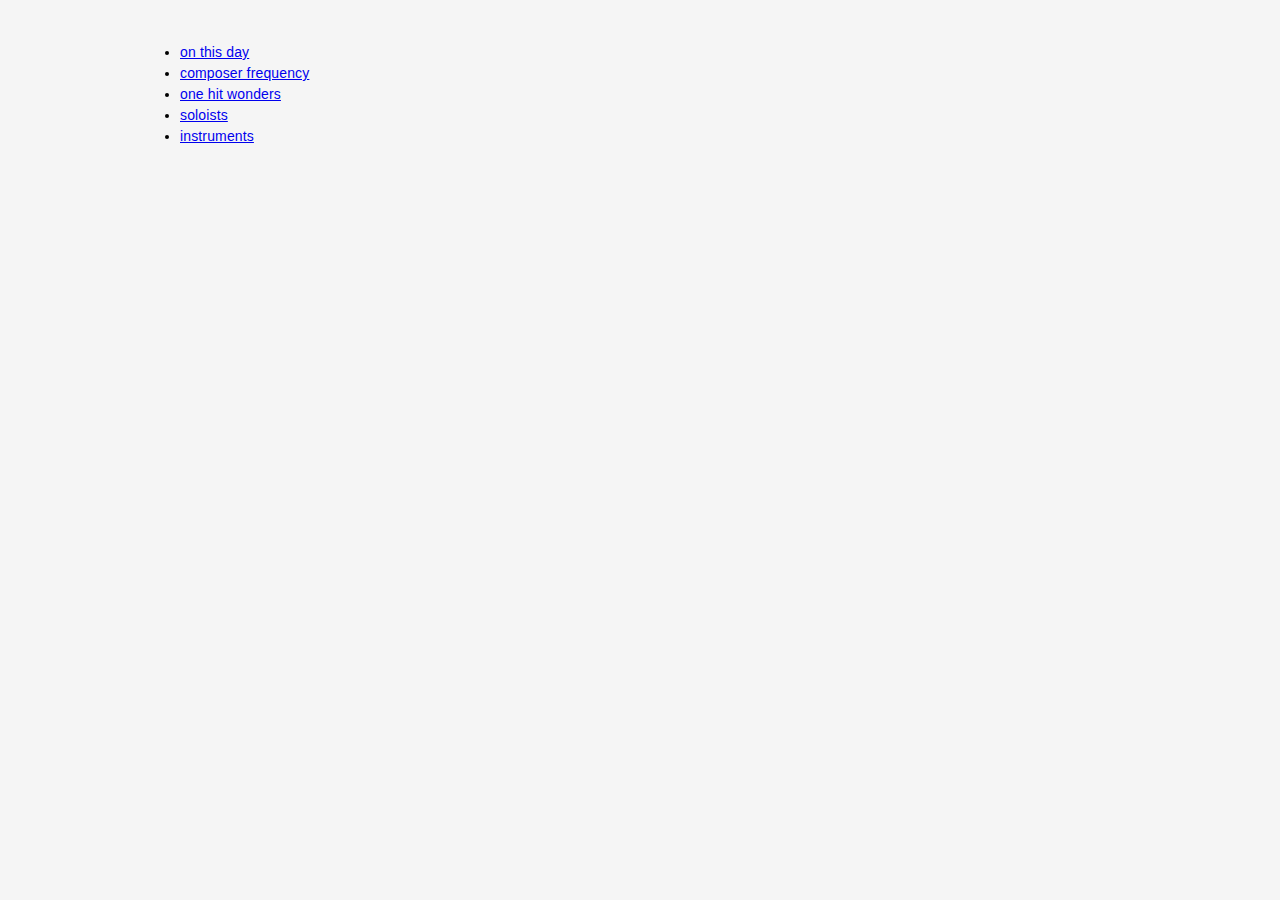
<file: index.html>
<!DOCTYPE html>
<html lang="en">
    <head>
        <meta http-equiv="Content-Type" content="text/html; charset=UTF-8" />
        <meta http-equiv="X-UA-Compatible" content="IE=edge" />
        <meta name="viewport" content="width=device-width, initial-scale=1" />
        <meta name="robots" content="index,follow" />
        <meta name="googlebot" content="index,follow" />
        <meta name="description" content="" />
        <meta property="og:url" content="" />
        <meta property="og:title" content="..." />
        <meta property="og:description" content="" />
        <meta name="theme-color" content="#fff">
        <title>...</title>
        <link rel="stylesheet" type="text/css" href="./client/main.css" />
        <!-- <link rel="icon" href="favicon.ico" /> -->

    </head>
    <body>
        <main>
            <ul>
                <li>
                    <a href='on-this-day/'>on this day</a>
                </li>
                <li>
                    <a href='composer-frequency/'>composer frequency</a>
                </li>
                <li>
                    <a href='one-hit-wonders/'>one hit wonders</a>
                </li>
                <li>
                    <a href='soloists/'>soloists</a>
                </li>
                <li>
                    <a href='instruments/over-time-proportion/'>instruments</a>
                </li>
            </ul>
        </main>
    </body>
</html>
</file>
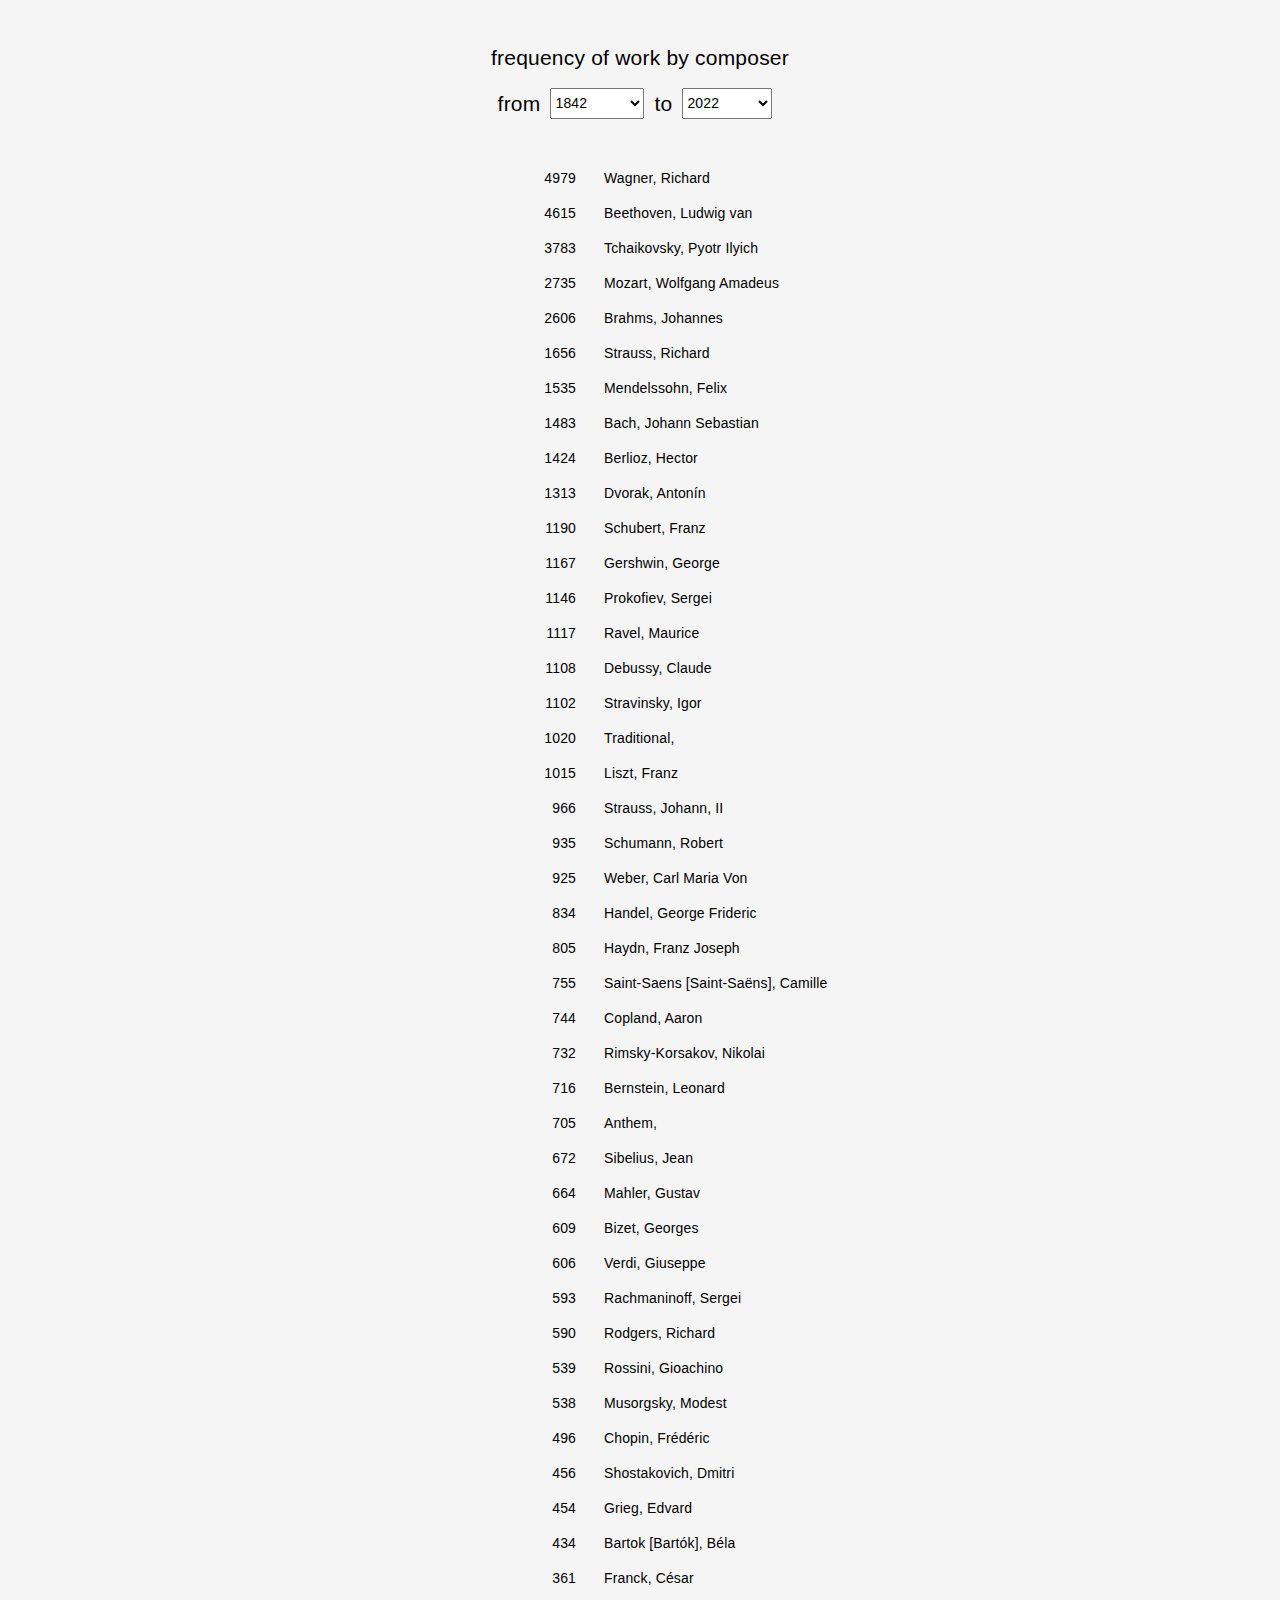
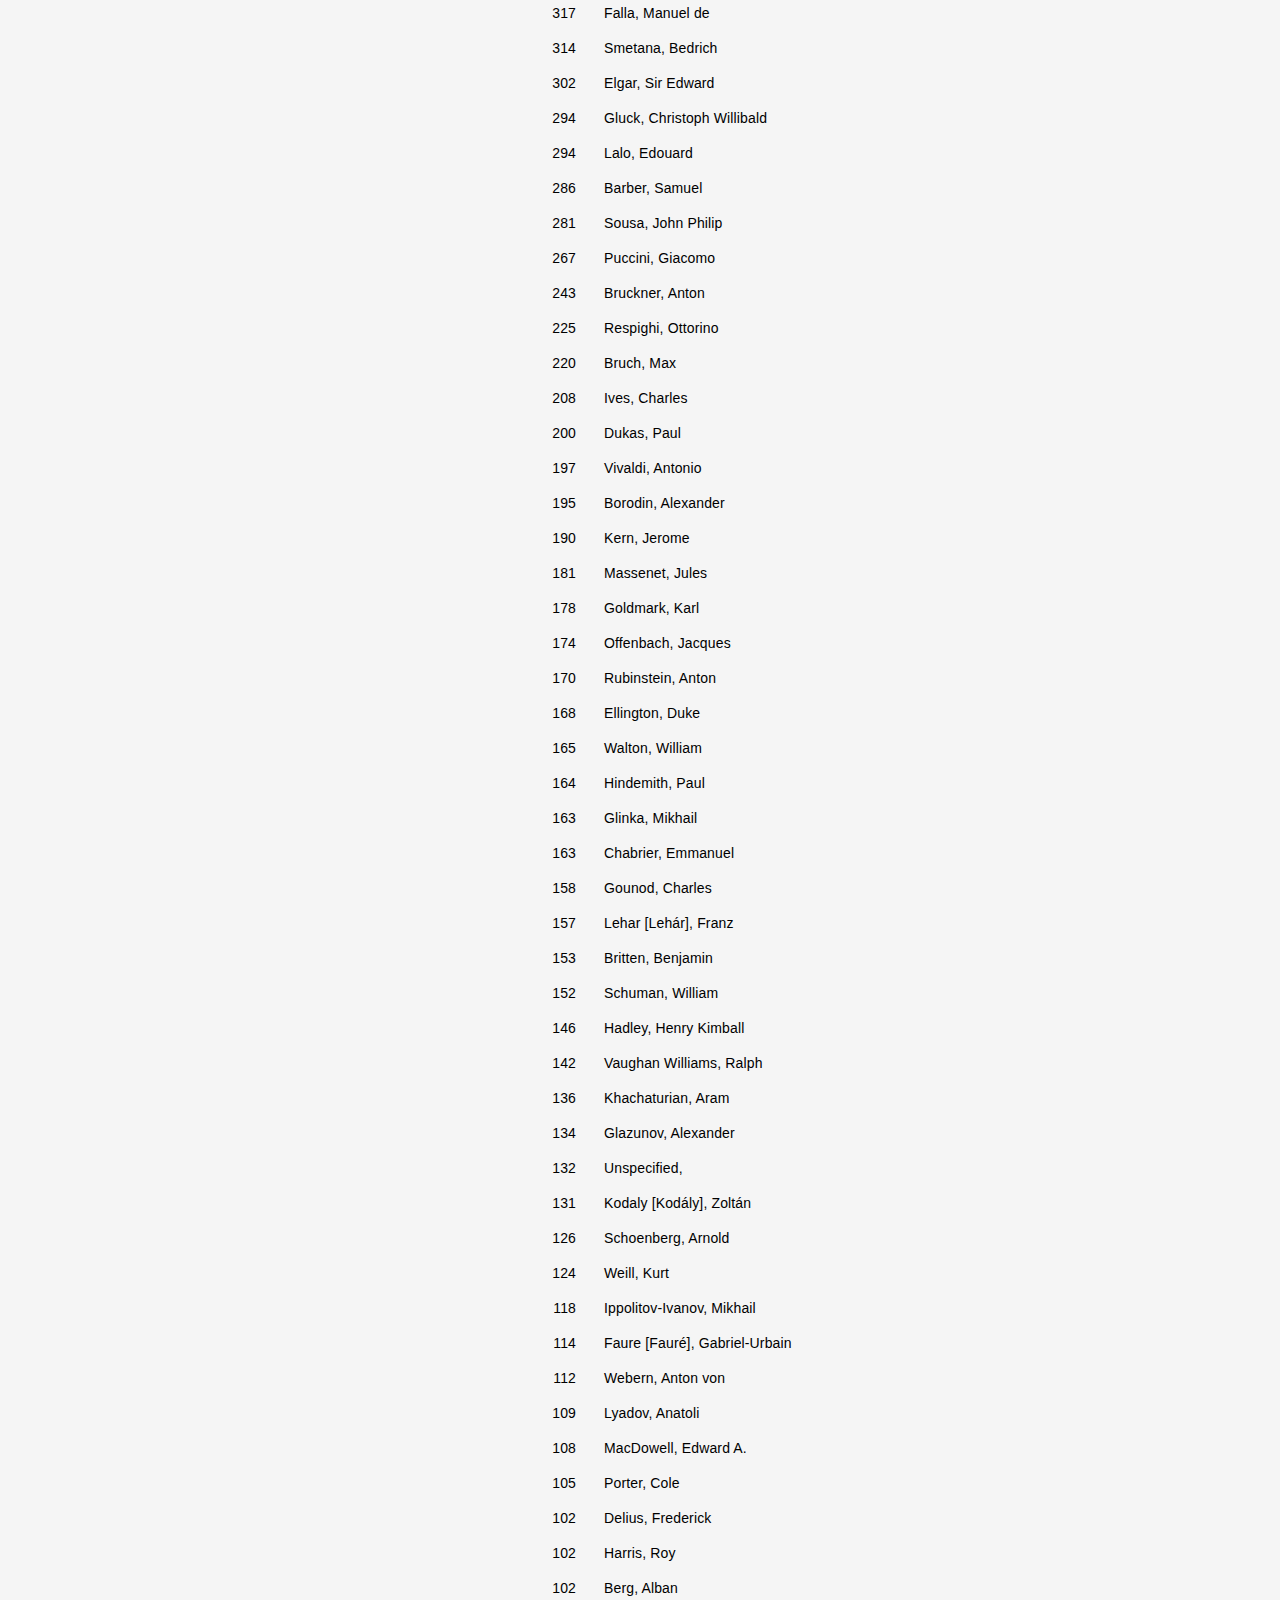
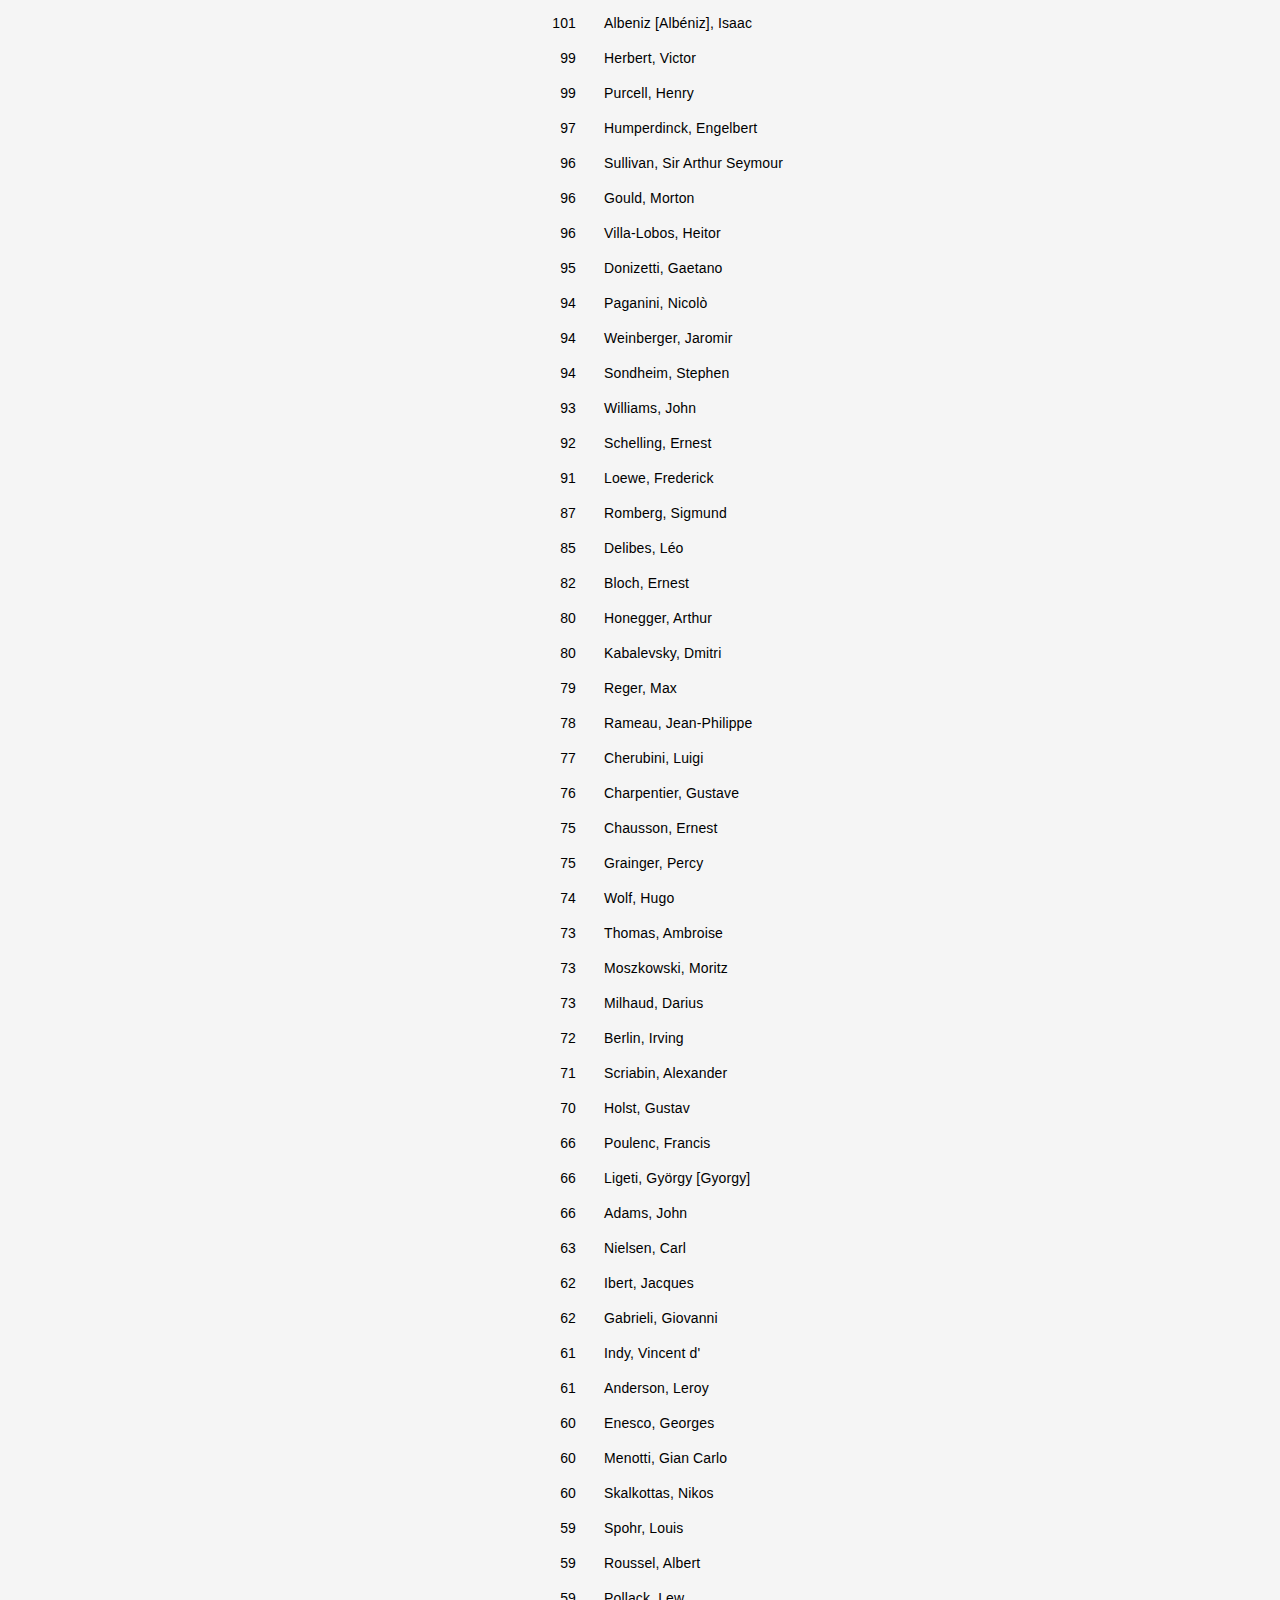
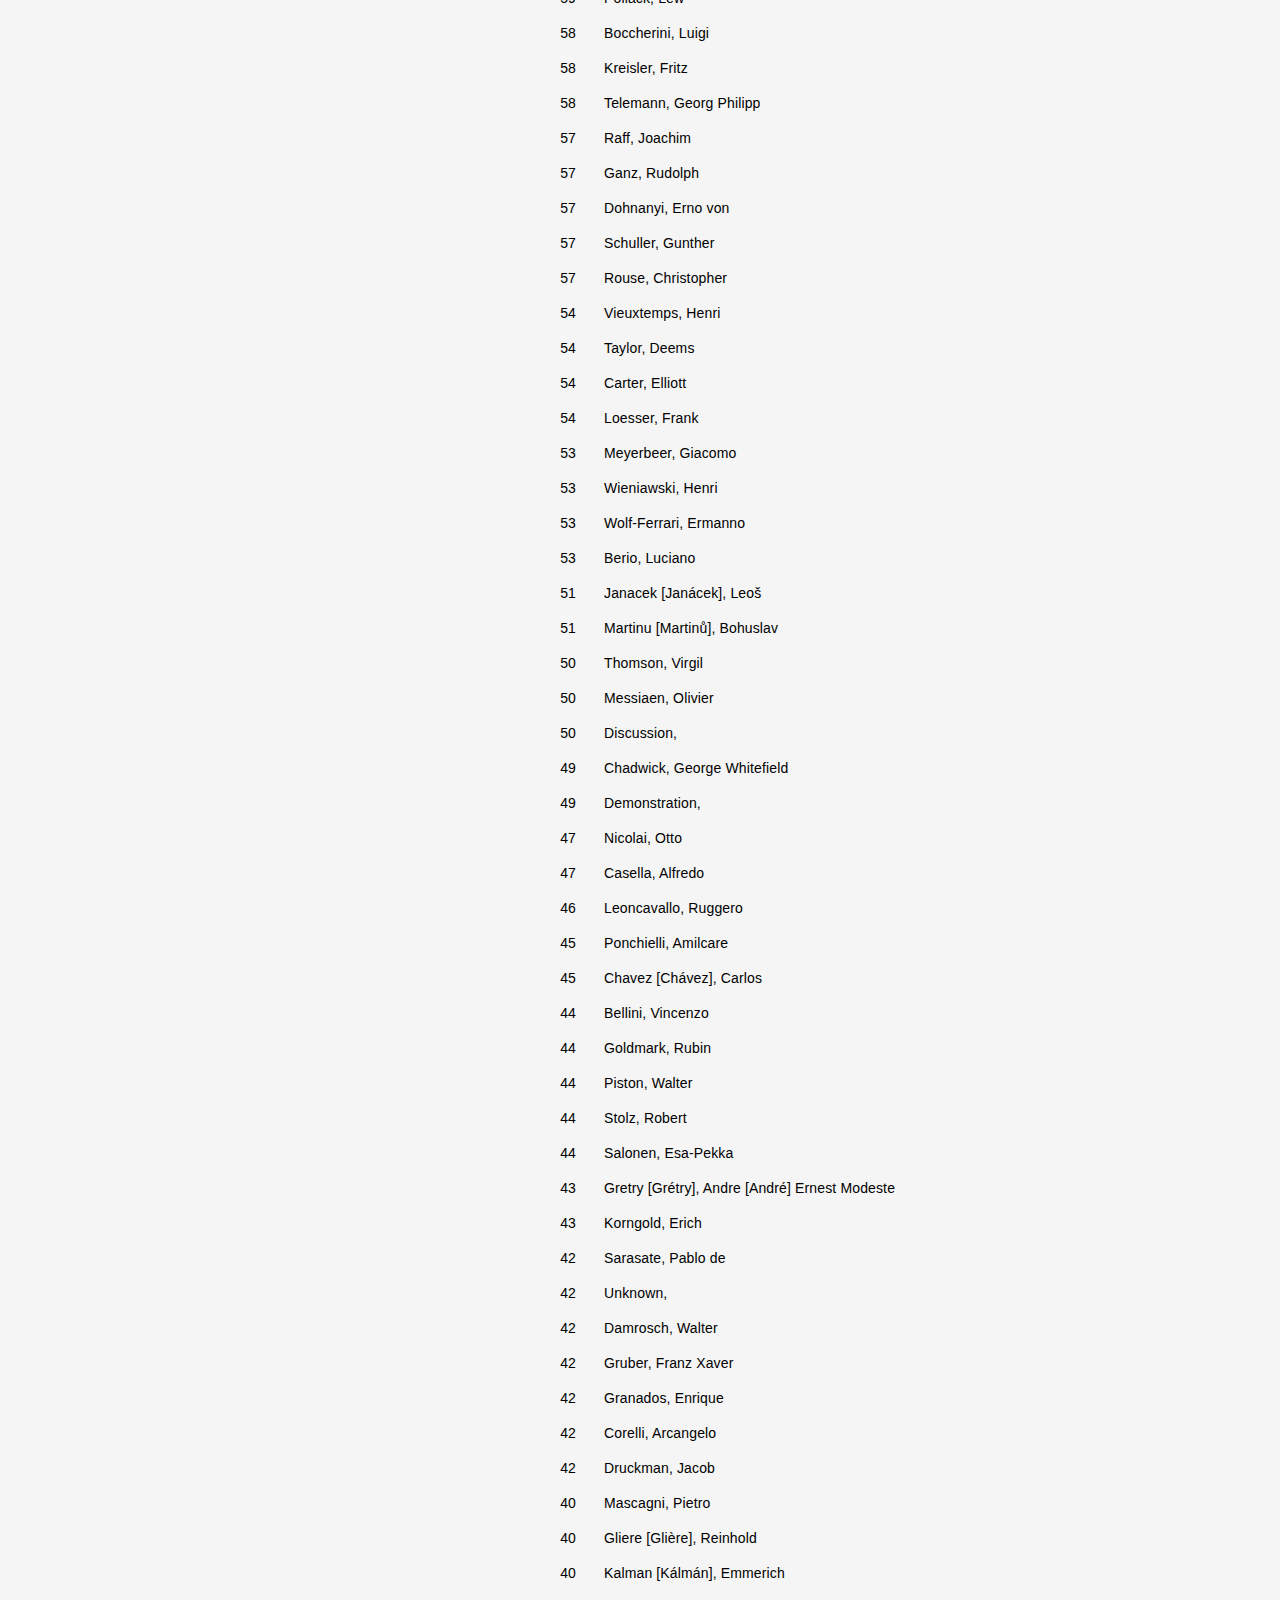
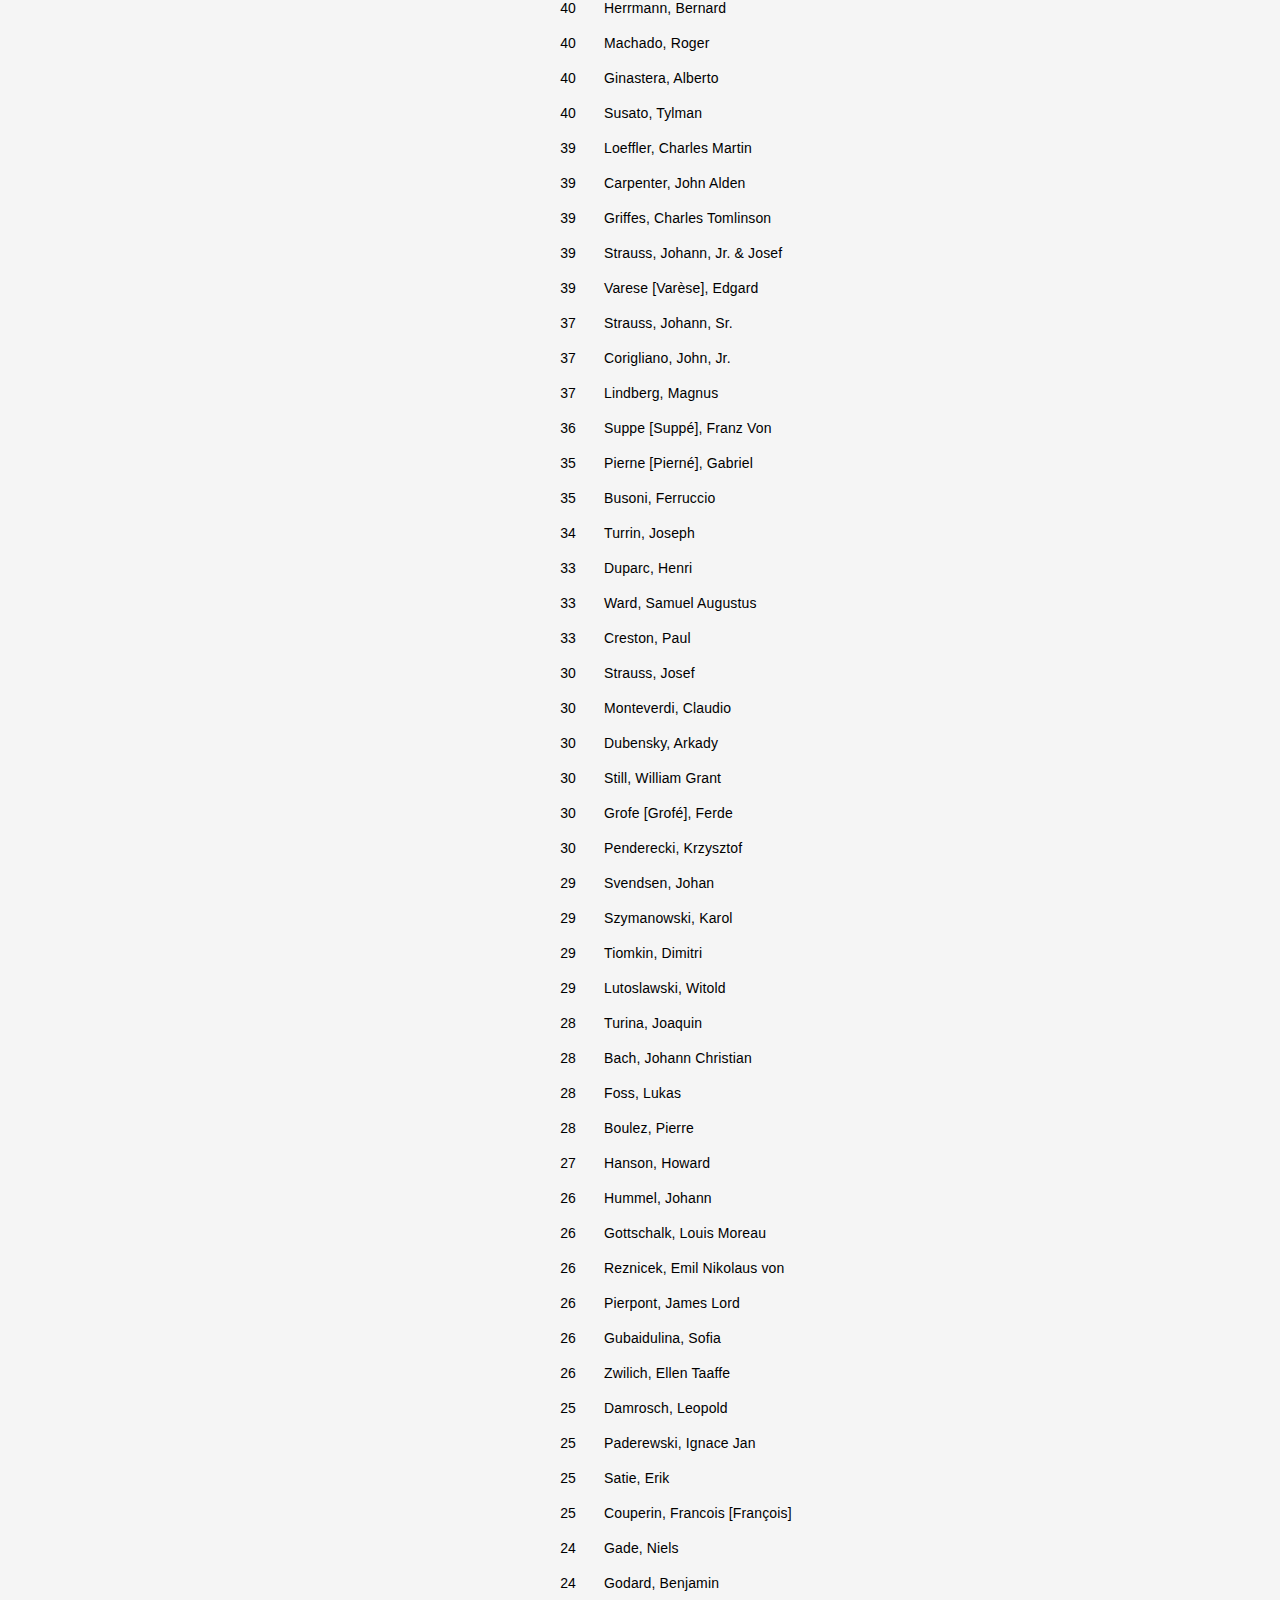
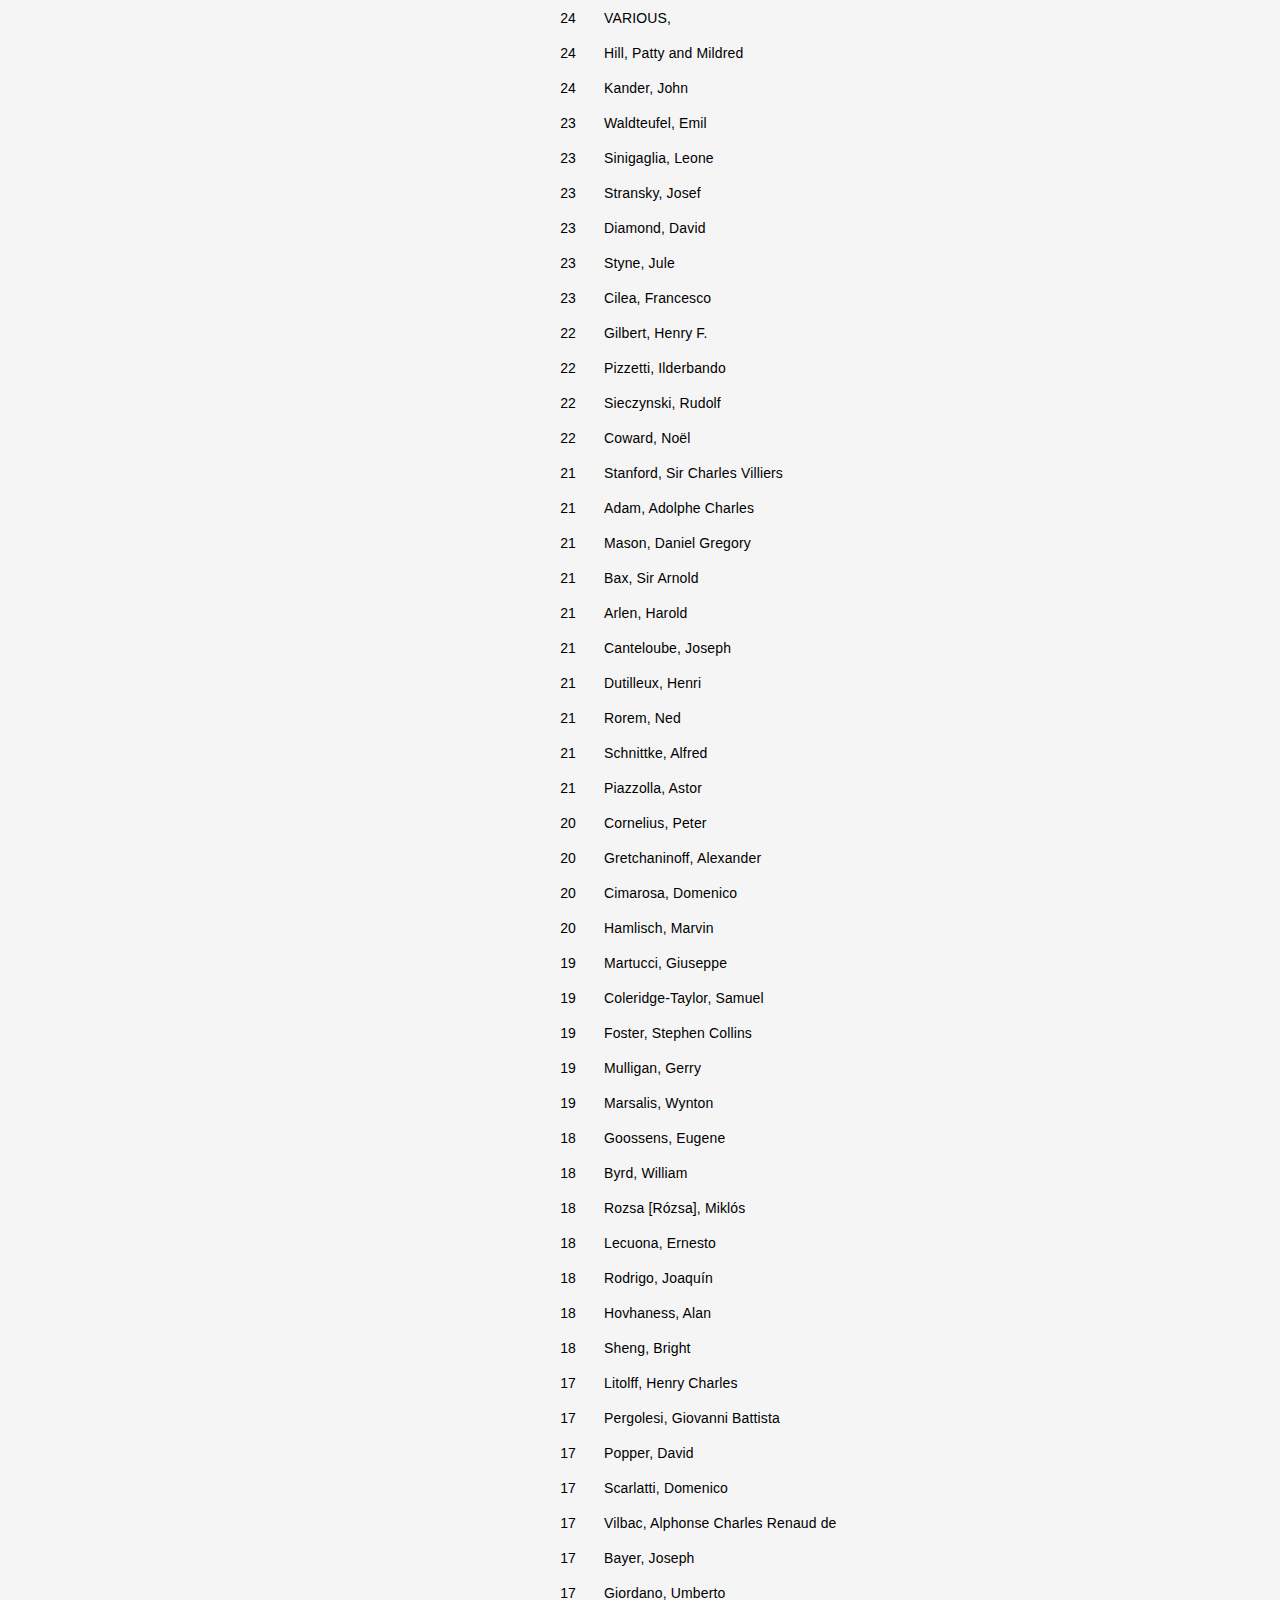
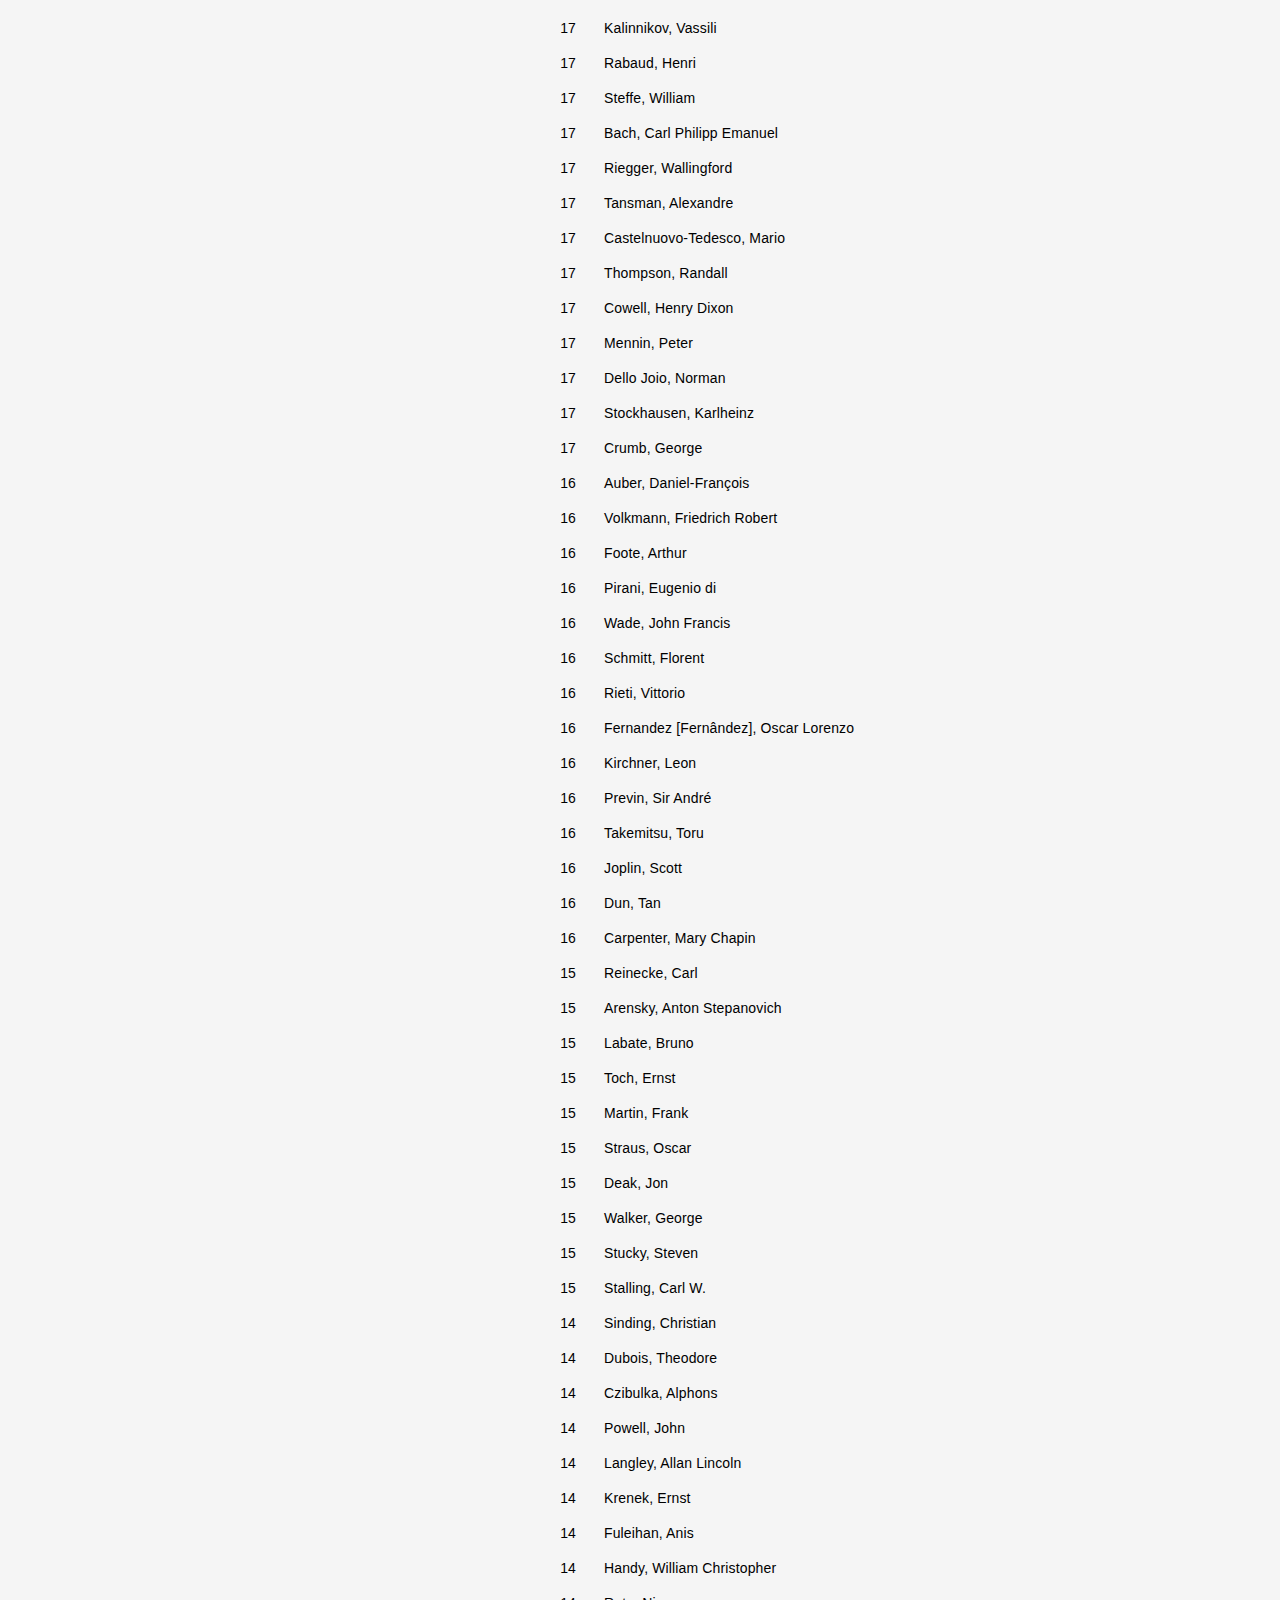
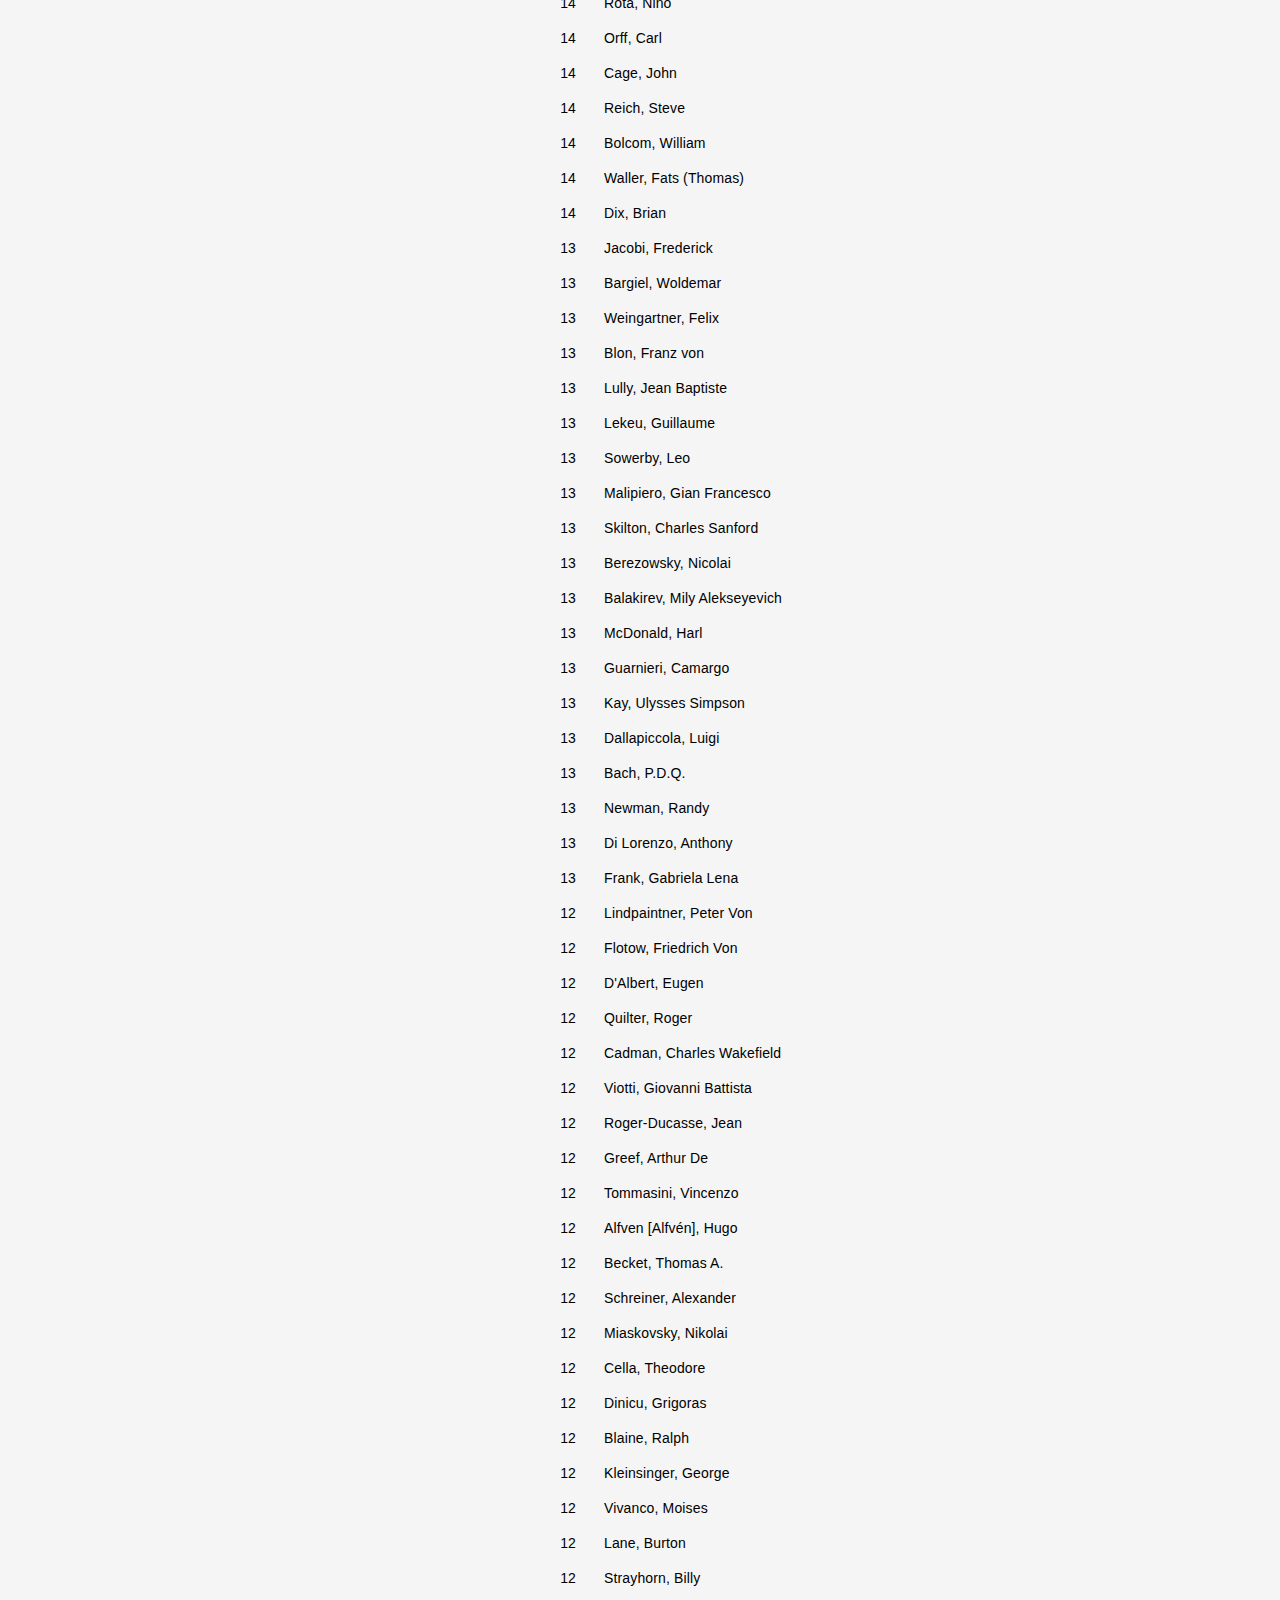
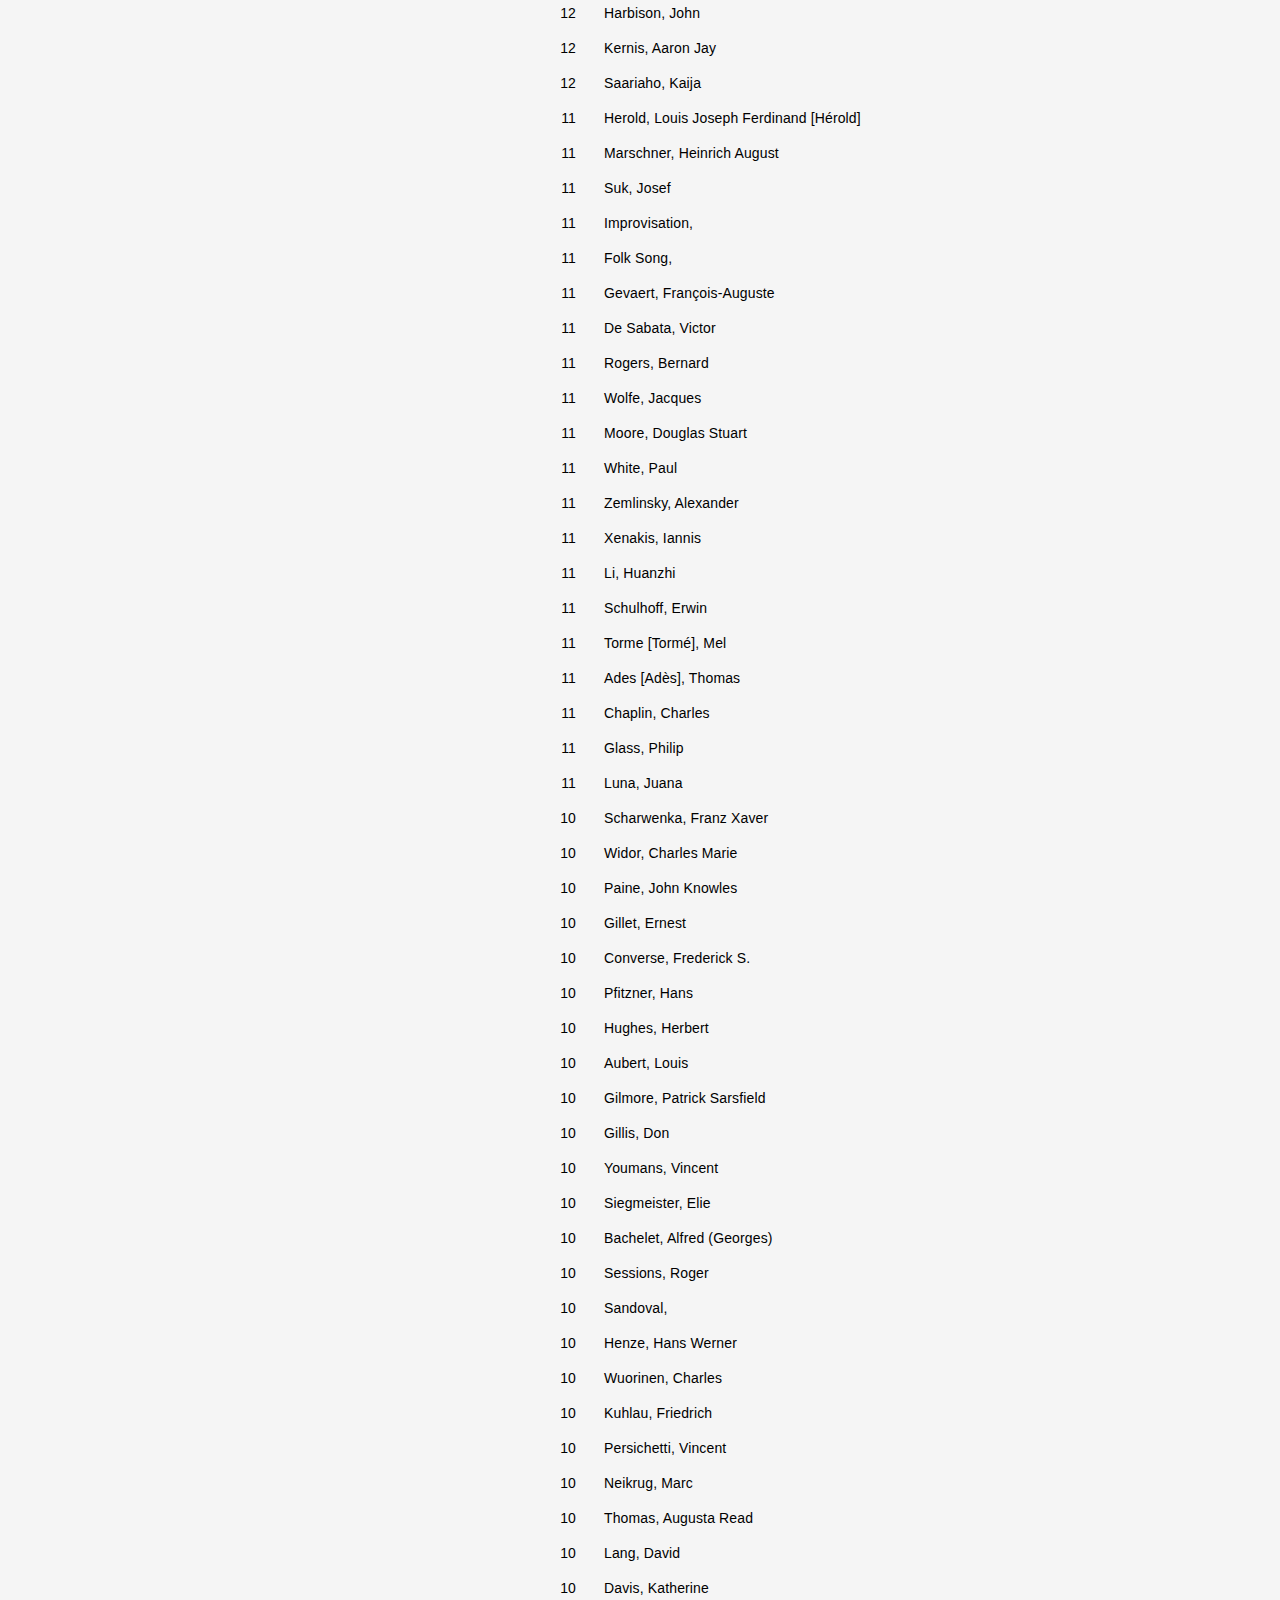
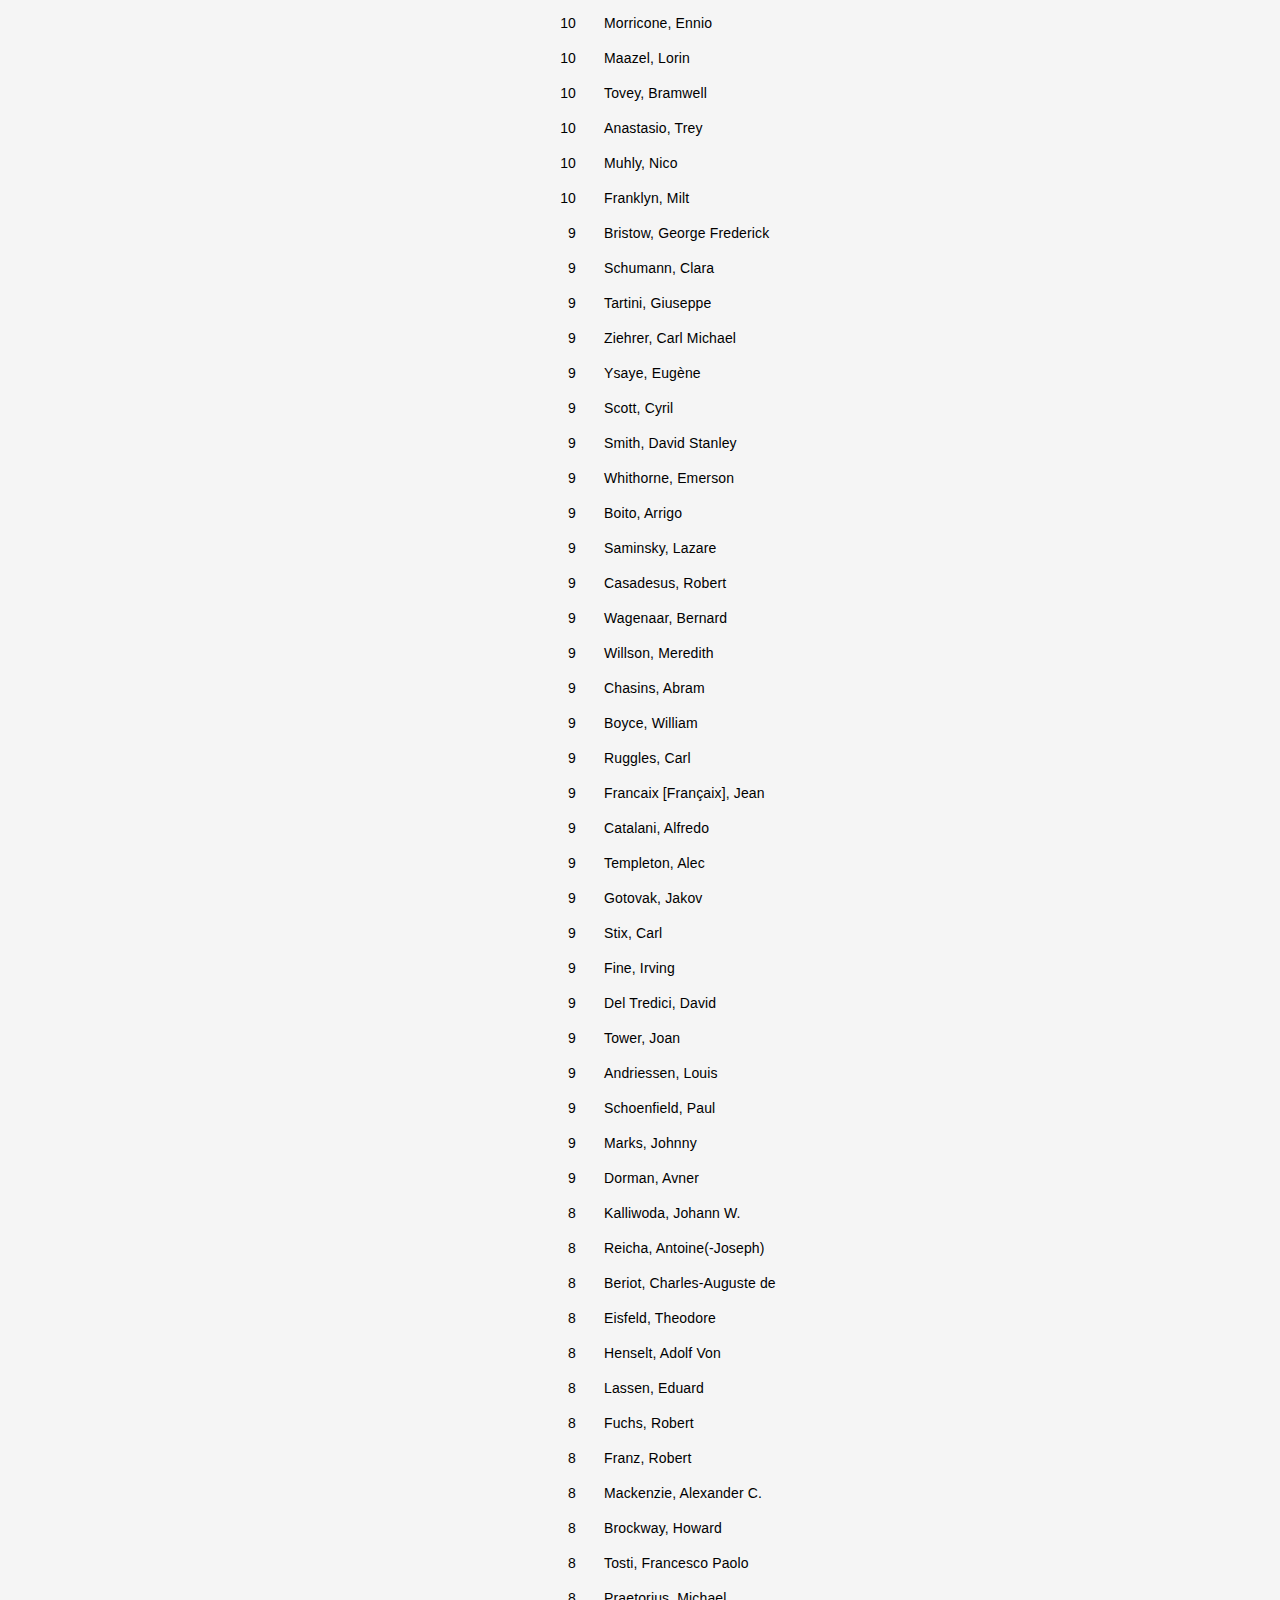
<file: composer-frequency/index.html>
<!DOCTYPE html>
<html lang="en">
    <head>
        <meta http-equiv="Content-Type" content="text/html; charset=UTF-8" />
        <meta http-equiv="X-UA-Compatible" content="IE=edge" />
        <meta name="viewport" content="width=device-width, initial-scale=1" />
        <meta name="robots" content="index,follow" />
        <meta name="googlebot" content="index,follow" />
        <meta name="description" content="" />
        <meta property="og:url" content="" />
        <meta property="og:title" content="composer frequency" />
        <meta property="og:description" content="frequency of work by composer" />
        <meta name="theme-color" content="#fff">
        <title>composer frequency</title>
        <link rel="stylesheet" type="text/css" href="./../client/main.css" />
        <link rel="stylesheet" type="text/css" href="./composer-frequency.css" />
        <!-- <link rel="icon" href="favicon.ico" /> -->

        <script>
            const state = {
                composers: [],
                start: 9999,
                end: 0,
            }
            window.onload = () => {
                getData()
            }

            function getData() {
                fetch(`./../data/composer-years.json`)
                    .then(res => res.json())
                    .then(composers => {
                        console.log(composers)
                        state.composers = composers
                        setDateDropdowns()
                        updatePage()
                    })
                    .catch(() => {
                        state.composers = []
                        updatePage()
                    })
            }

            function setDateDropdowns() {
                const start = document.getElementById('select-start')
                const end = document.getElementById('select-end')

                let option = document.createElement('option')
                option.value = ''
                option.innerHTML = 'Select start'
                option.disabled = true
                start.append(option)

                option = document.createElement('option')
                option.value = ''
                option.innerHTML = 'Select end'
                option.disabled = true
                end.append(option)

                Object.keys(state.composers['Beethoven, Ludwig van']).forEach(year => {
                    year = parseInt(year, 10)

                    if (year < state.start) {
                        state.start = year
                    }
                    if (year > state.end) {
                        state.end = year
                    }
                })
                
                let i = state.start;
                while (i <= state.end) {
                    option = document.createElement('option')
                    option.innerHTML = i;
                    option.value = i;

                    start.append(option)
                    end.append(option.cloneNode(true))
                    i += 1
                }

                start.value = state.start;
                end.value = state.end;
            }

            function updateRange(key, value) {
                state[key] = parseInt(value, 10);

                updatePage();
            }

            function sumOfSeasons(composerName) {
                let total = 0;
                Object.keys(state.composers[composerName]).forEach(year => {
                    year = parseInt(year, 10)
                    if (year >= state.start && year <= state.end) {
                        total += state.composers[composerName][year]
                    }
                })

                return total
            }

            function updatePage() {
                const container = document.querySelector('#composers-container')
                container.innerHTML = '';

                if (Object.keys(state.composers).length > 0) {
                    Object.keys(state.composers).sort((a,b) => {
                            return sumOfSeasons(b) - sumOfSeasons(a)
                        })
                        .forEach(composer => {
                            const frequency = sumOfSeasons(composer);
                            if (frequency > 0) {
                                const p = document.createElement('div')
                                p.className = 'composer-frequency-row'
                                p.innerHTML = `<div>${frequency}</div><div>${composer}</div>`
                                
                                container.append(p)
                        }
                    })
                } else {
                }
            }
        </script>
    </head>
    <body>
        <header>
            <h1>
                frequency of work by composer 
            </h1>
            <div class="subtitle">
                <h2> from </h2>
                <select id="select-start" onchange="updateRange('start', this.value)"></select>
                <h2> to </h2>
                <select id="select-end" onchange="updateRange('end', this.value)"></select>
            </div>
        </header>
        <main>
            <div id="composers-container">
            </div>
        </main>
    </body>
</html>
</file>
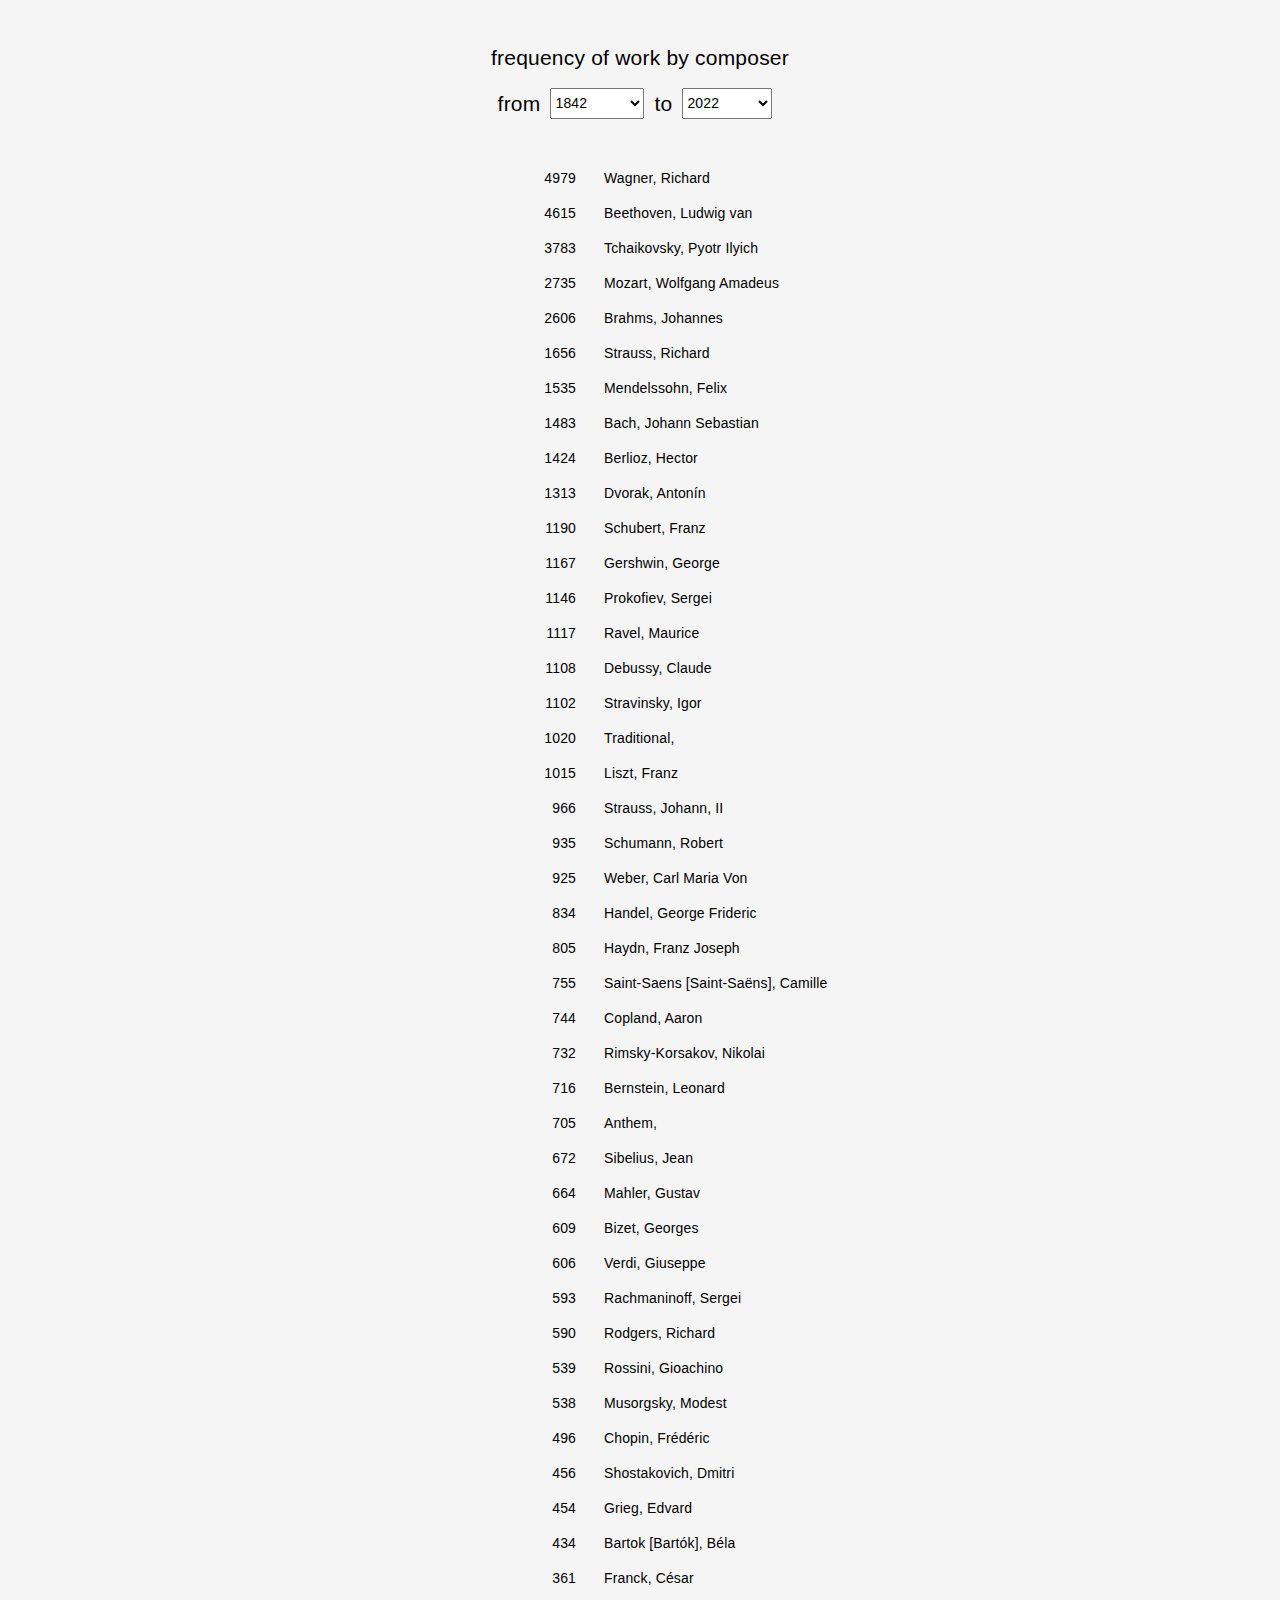
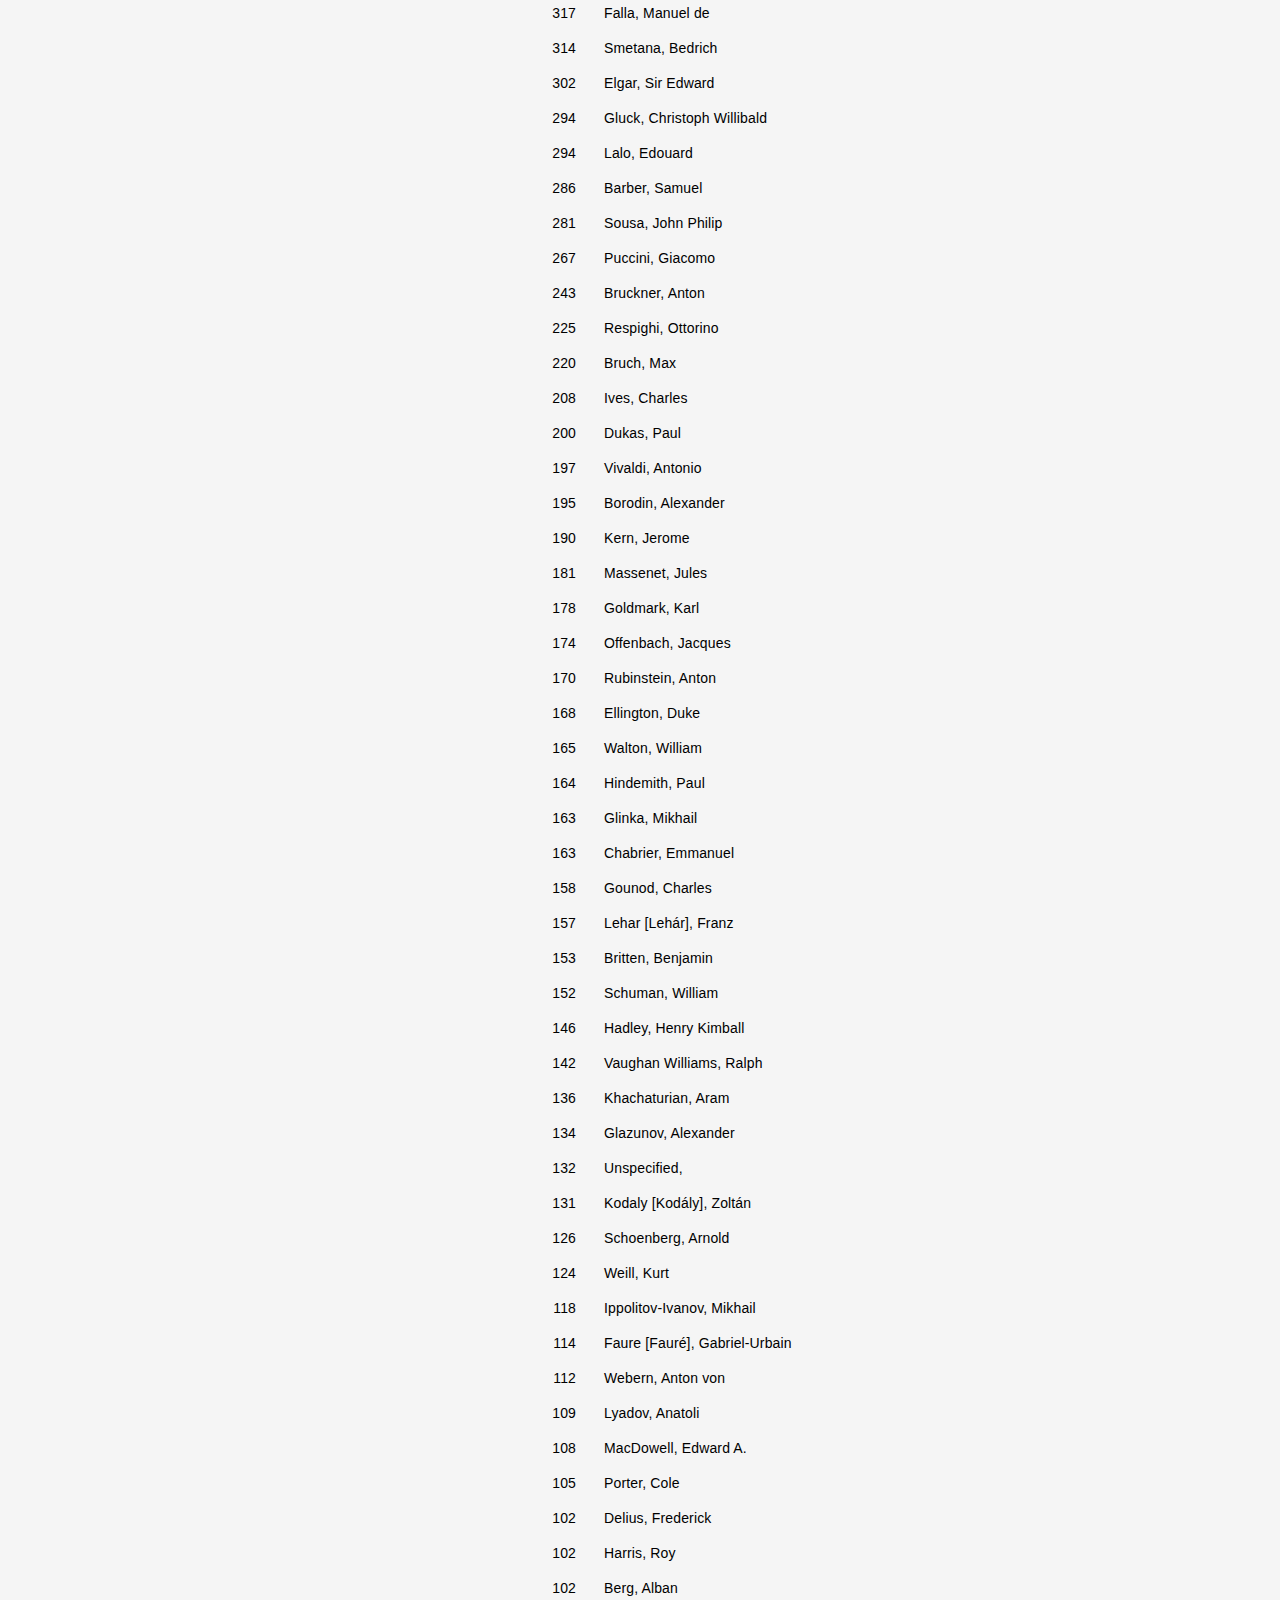
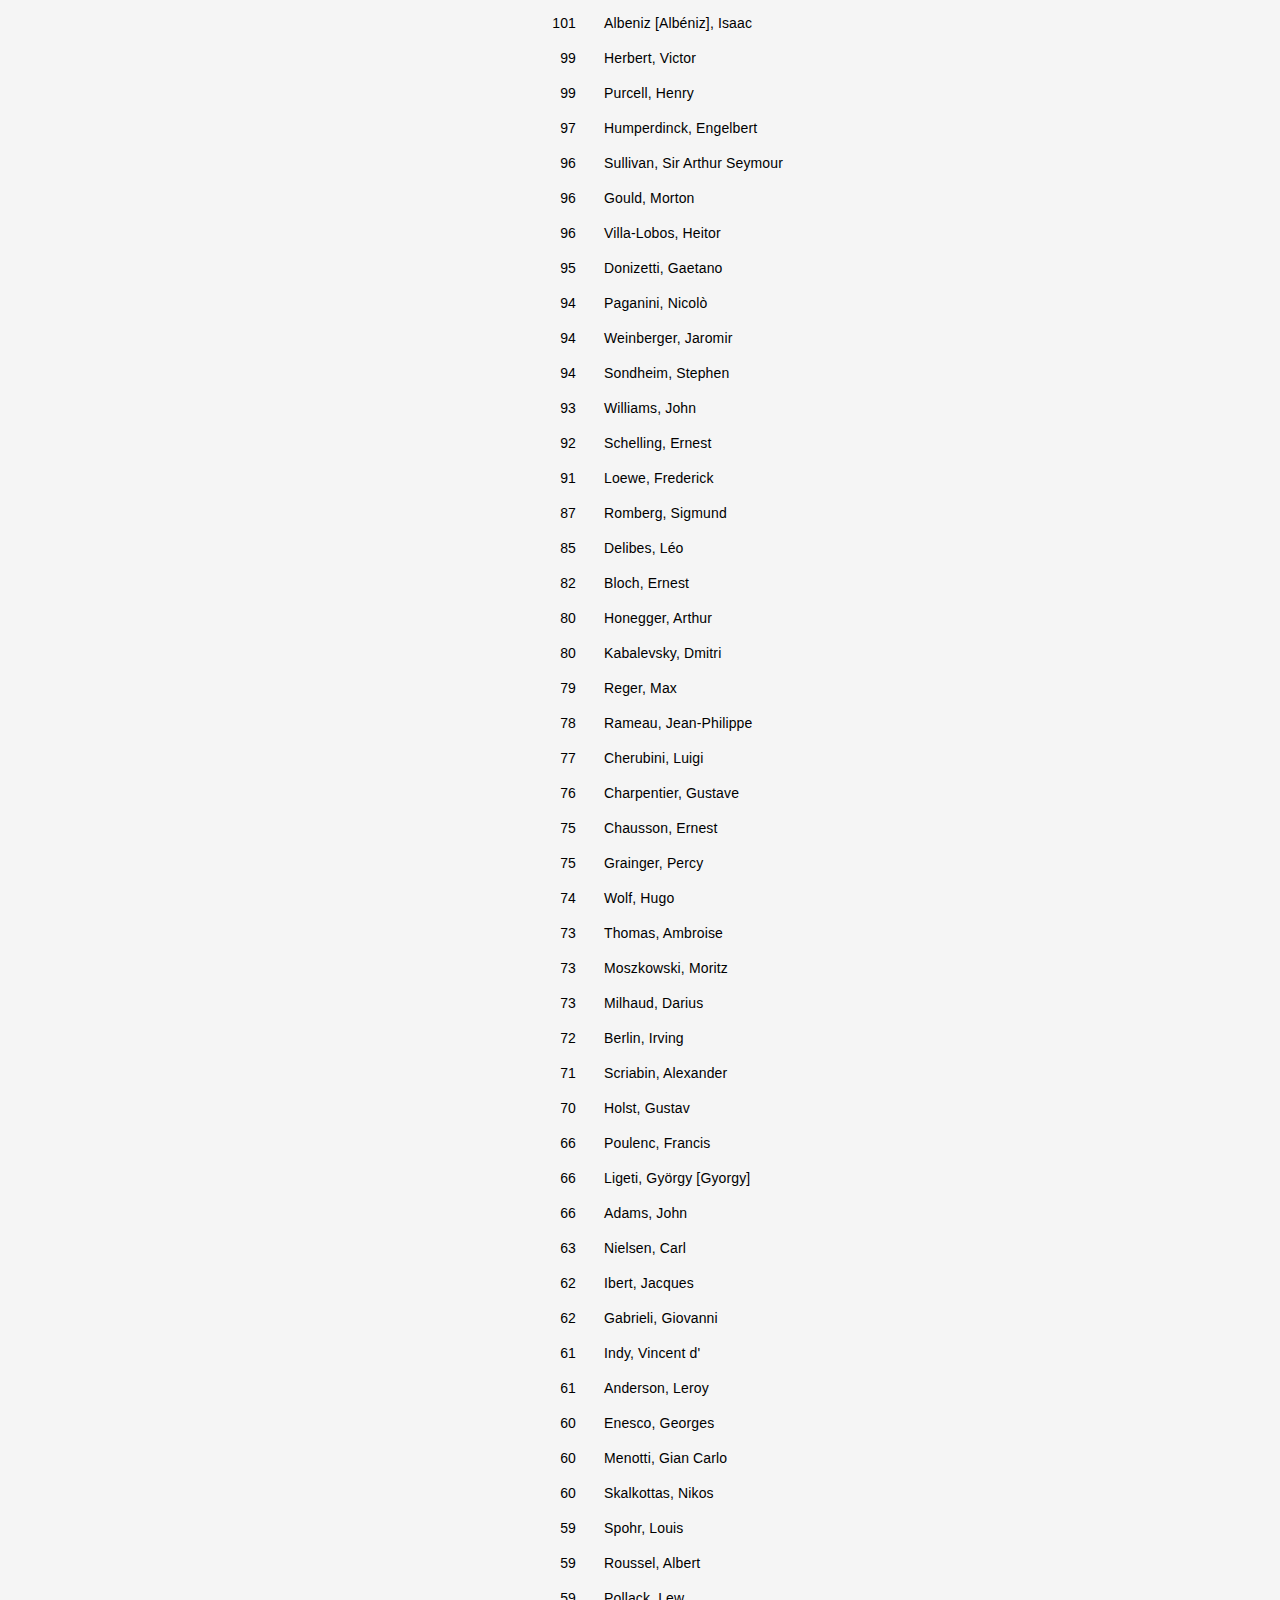
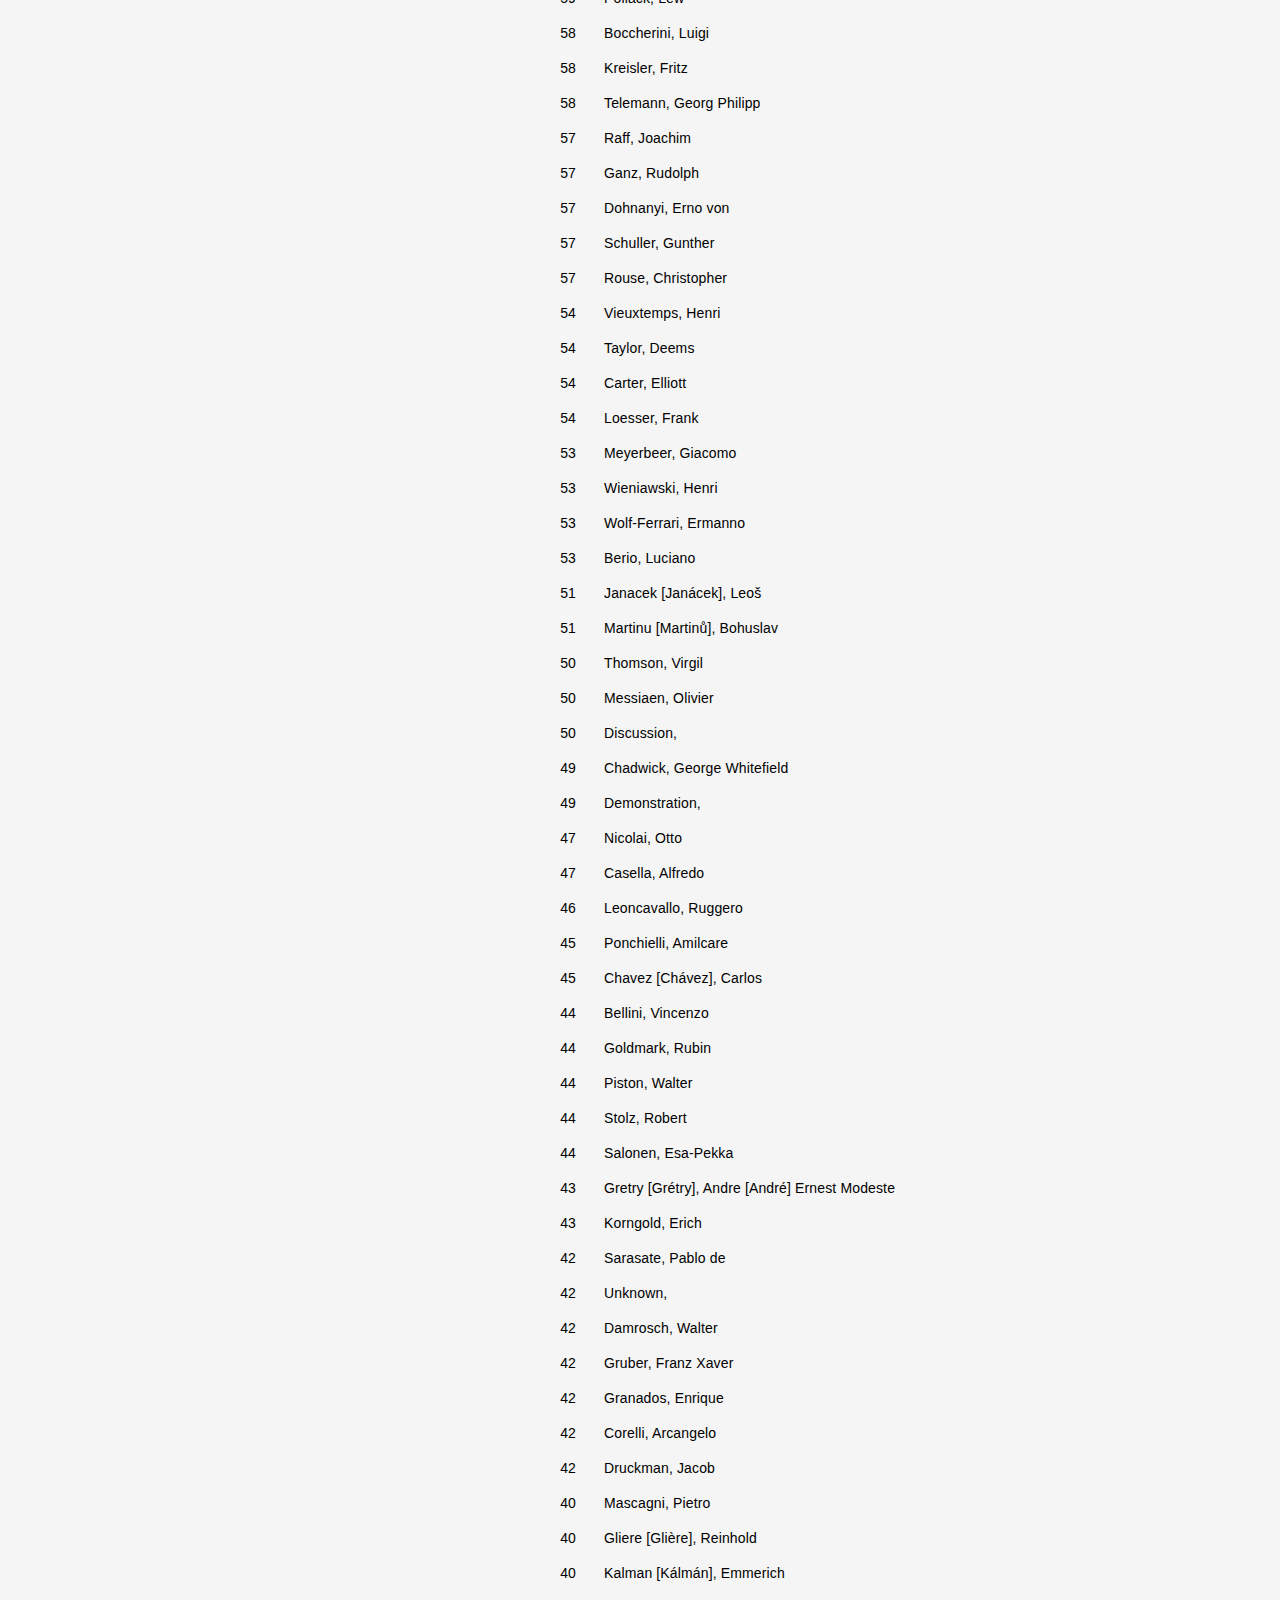
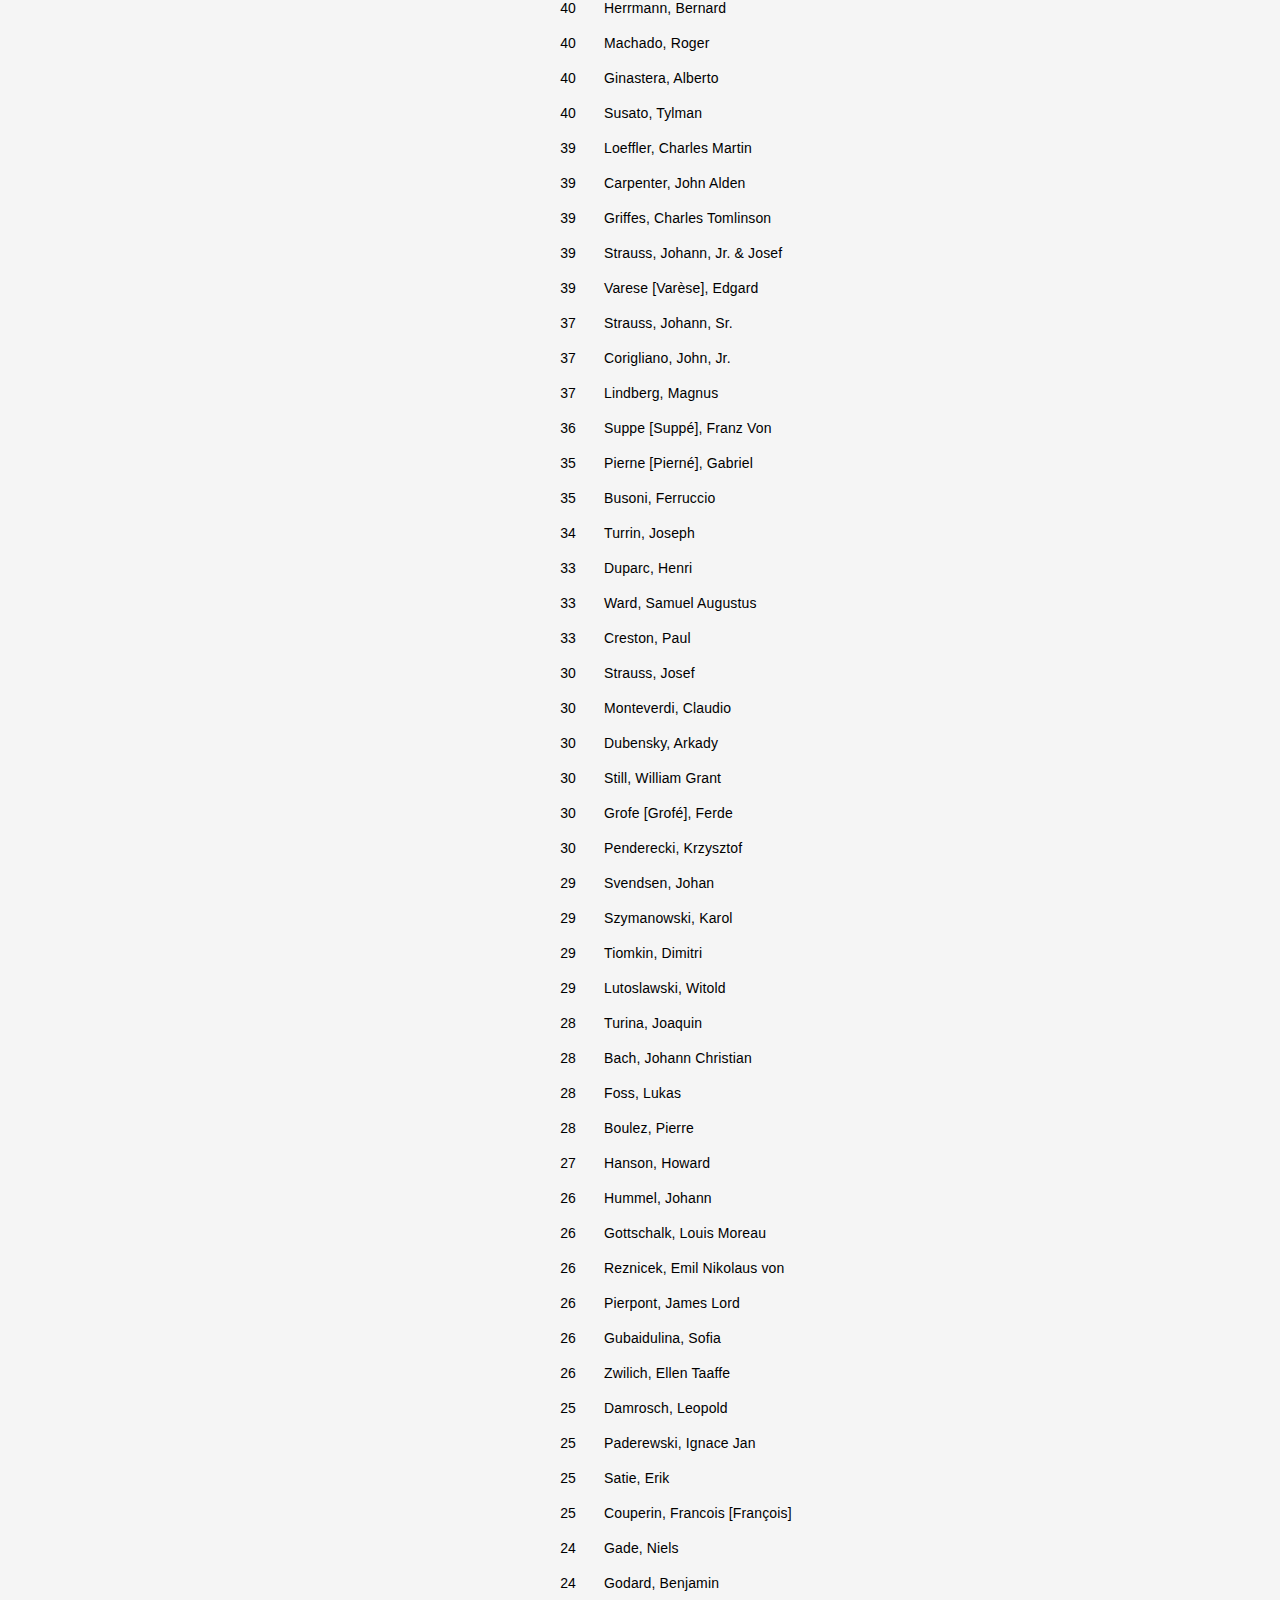
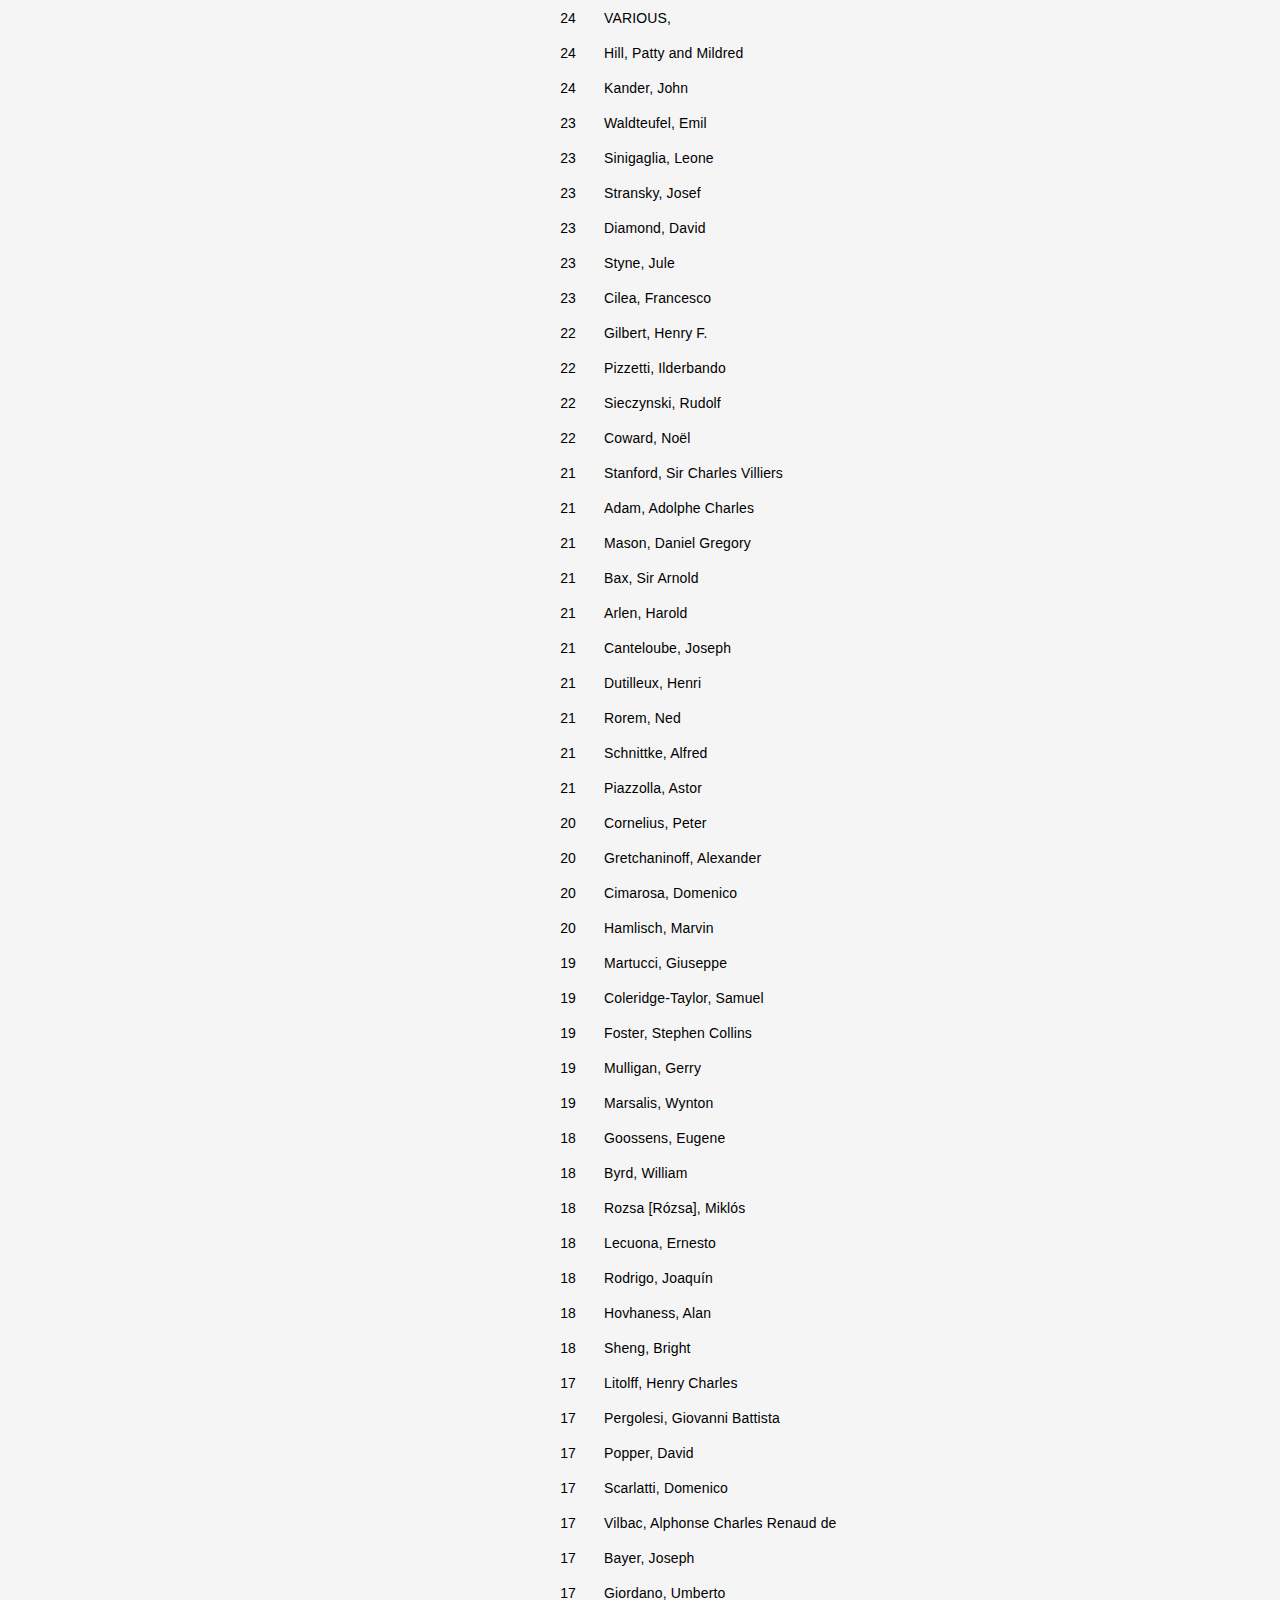
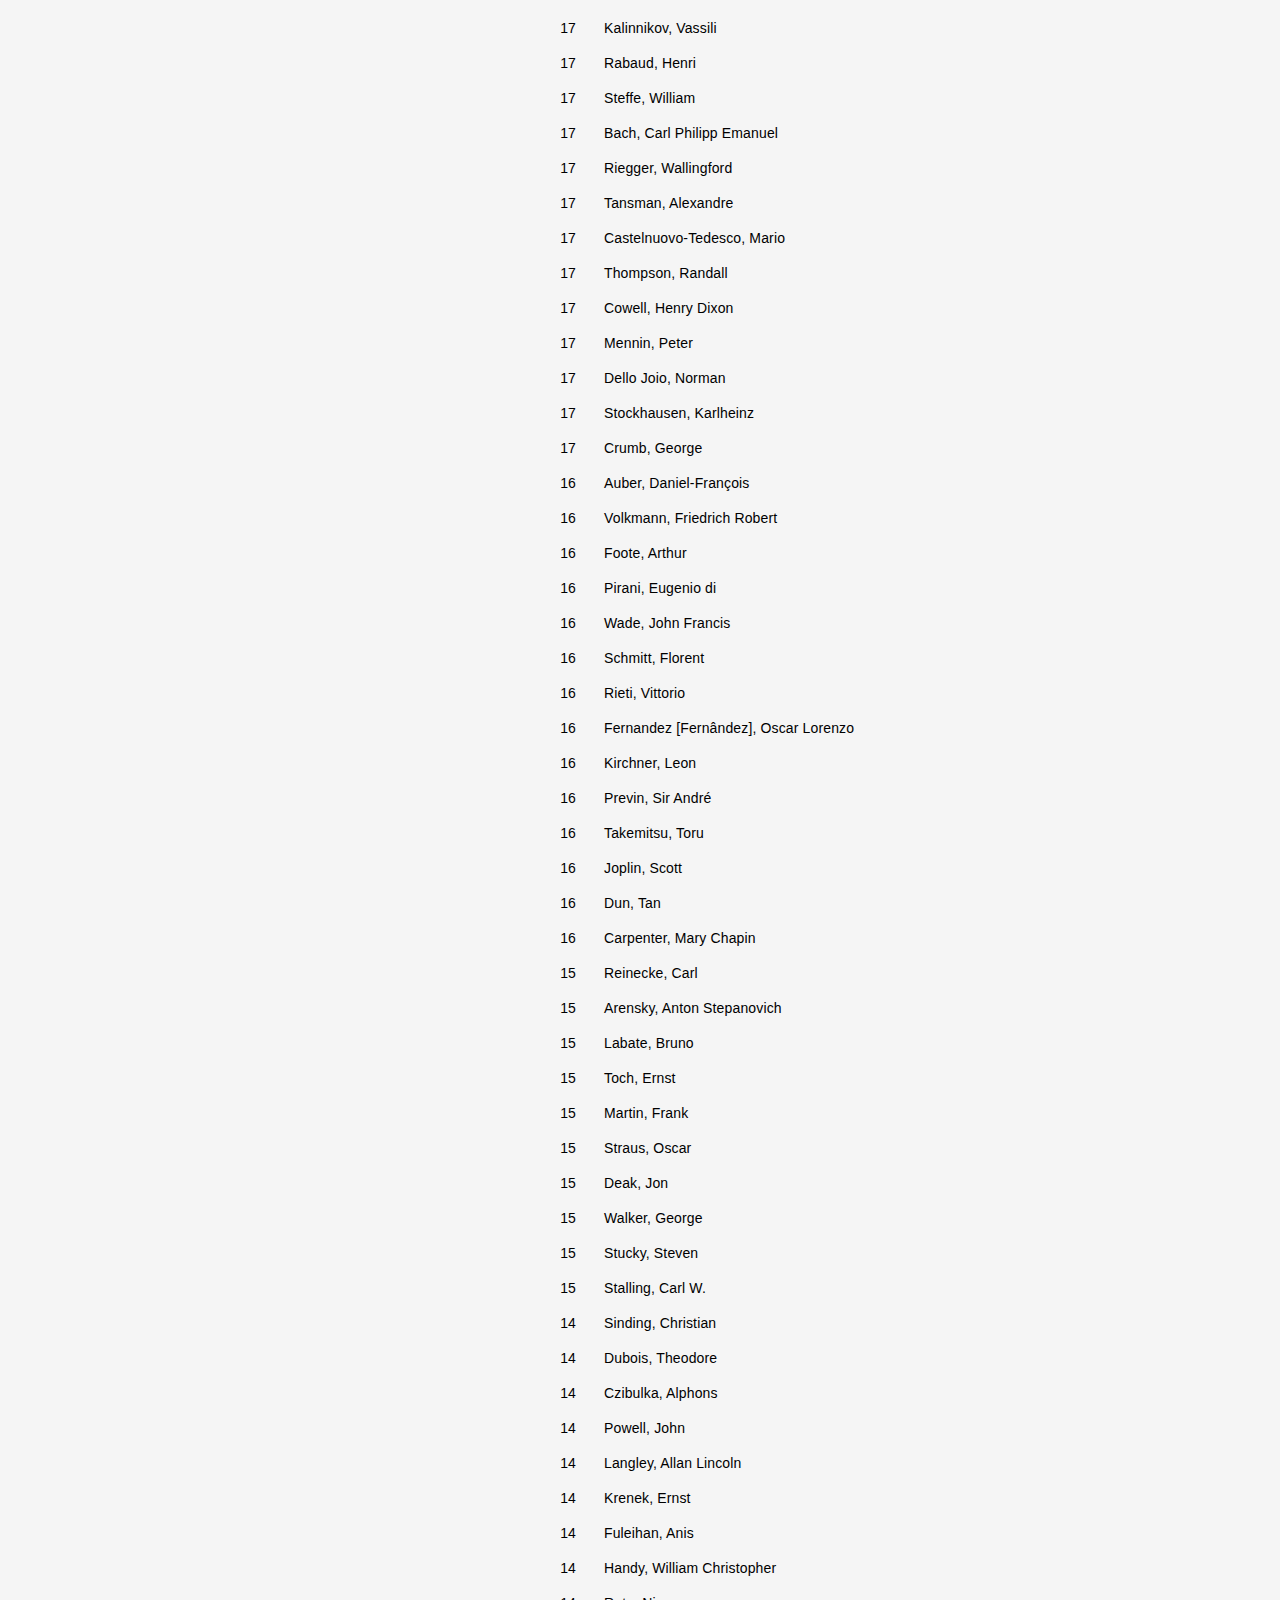
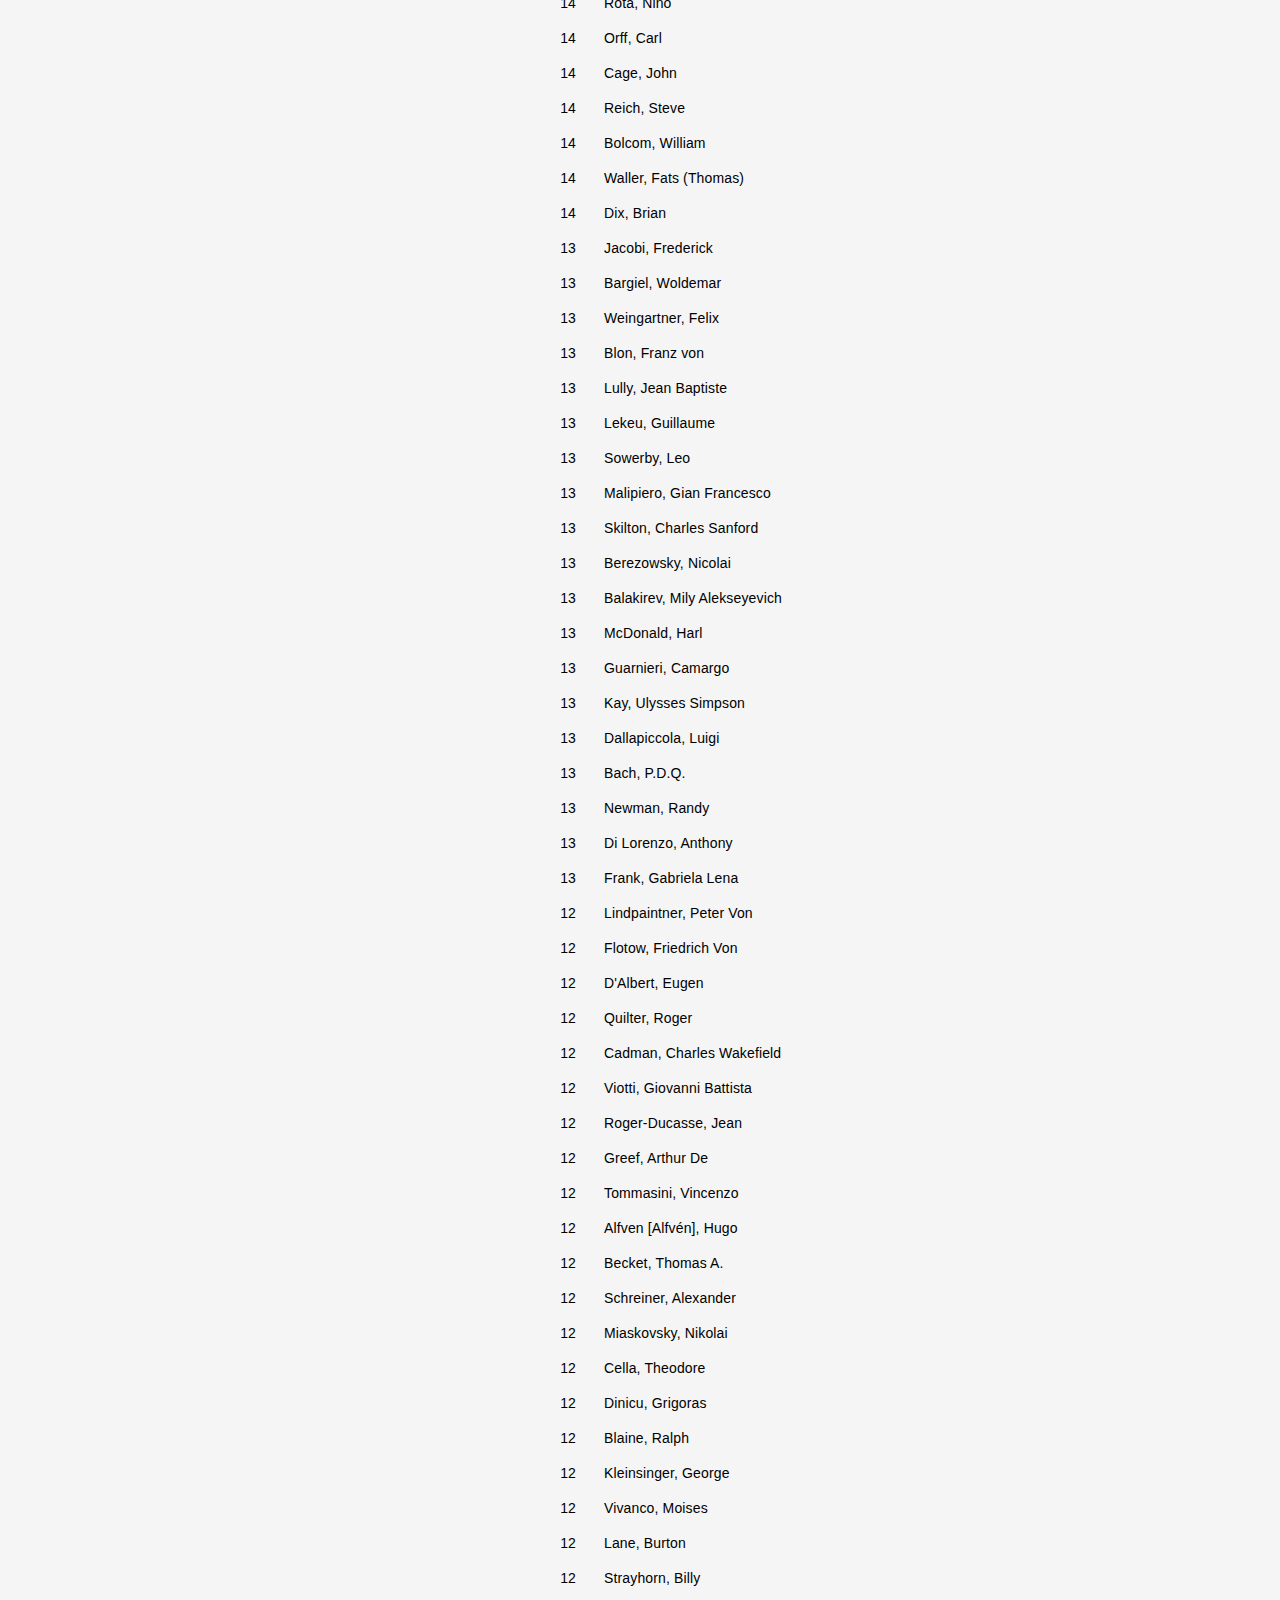
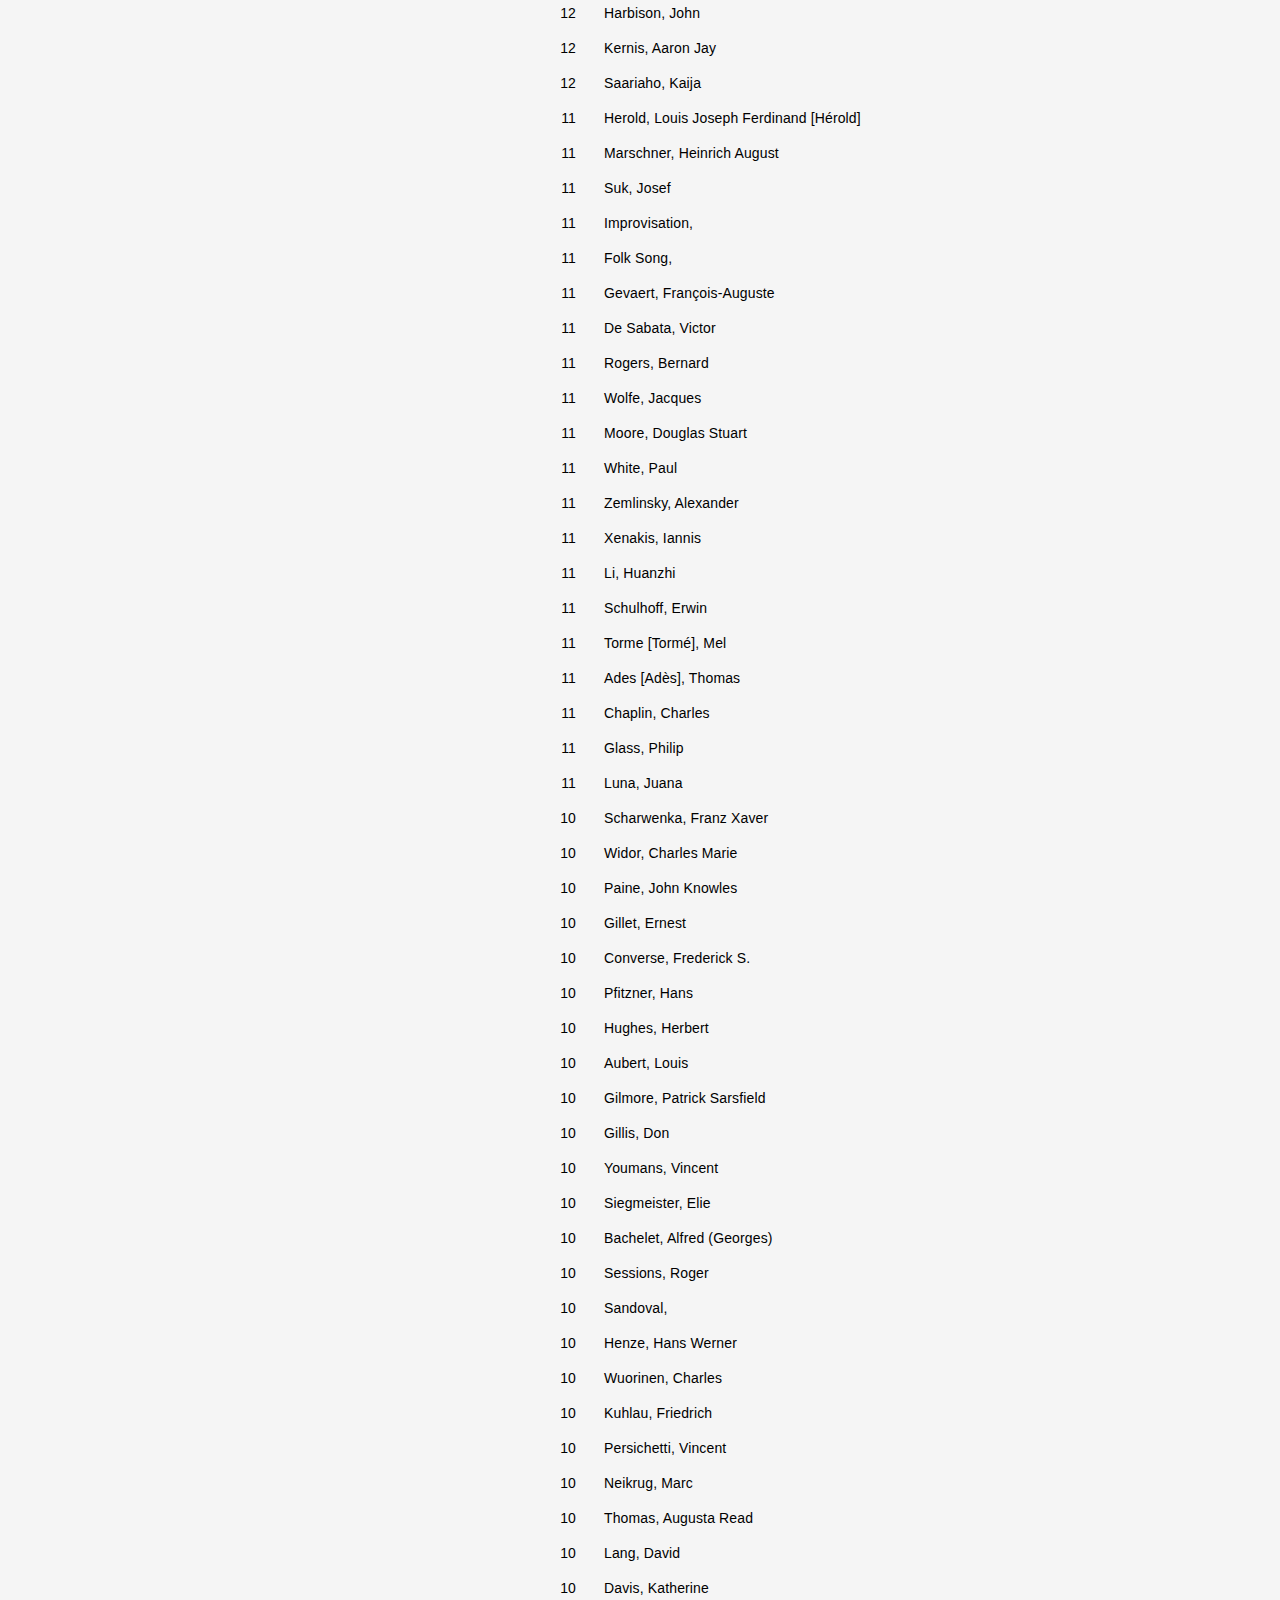
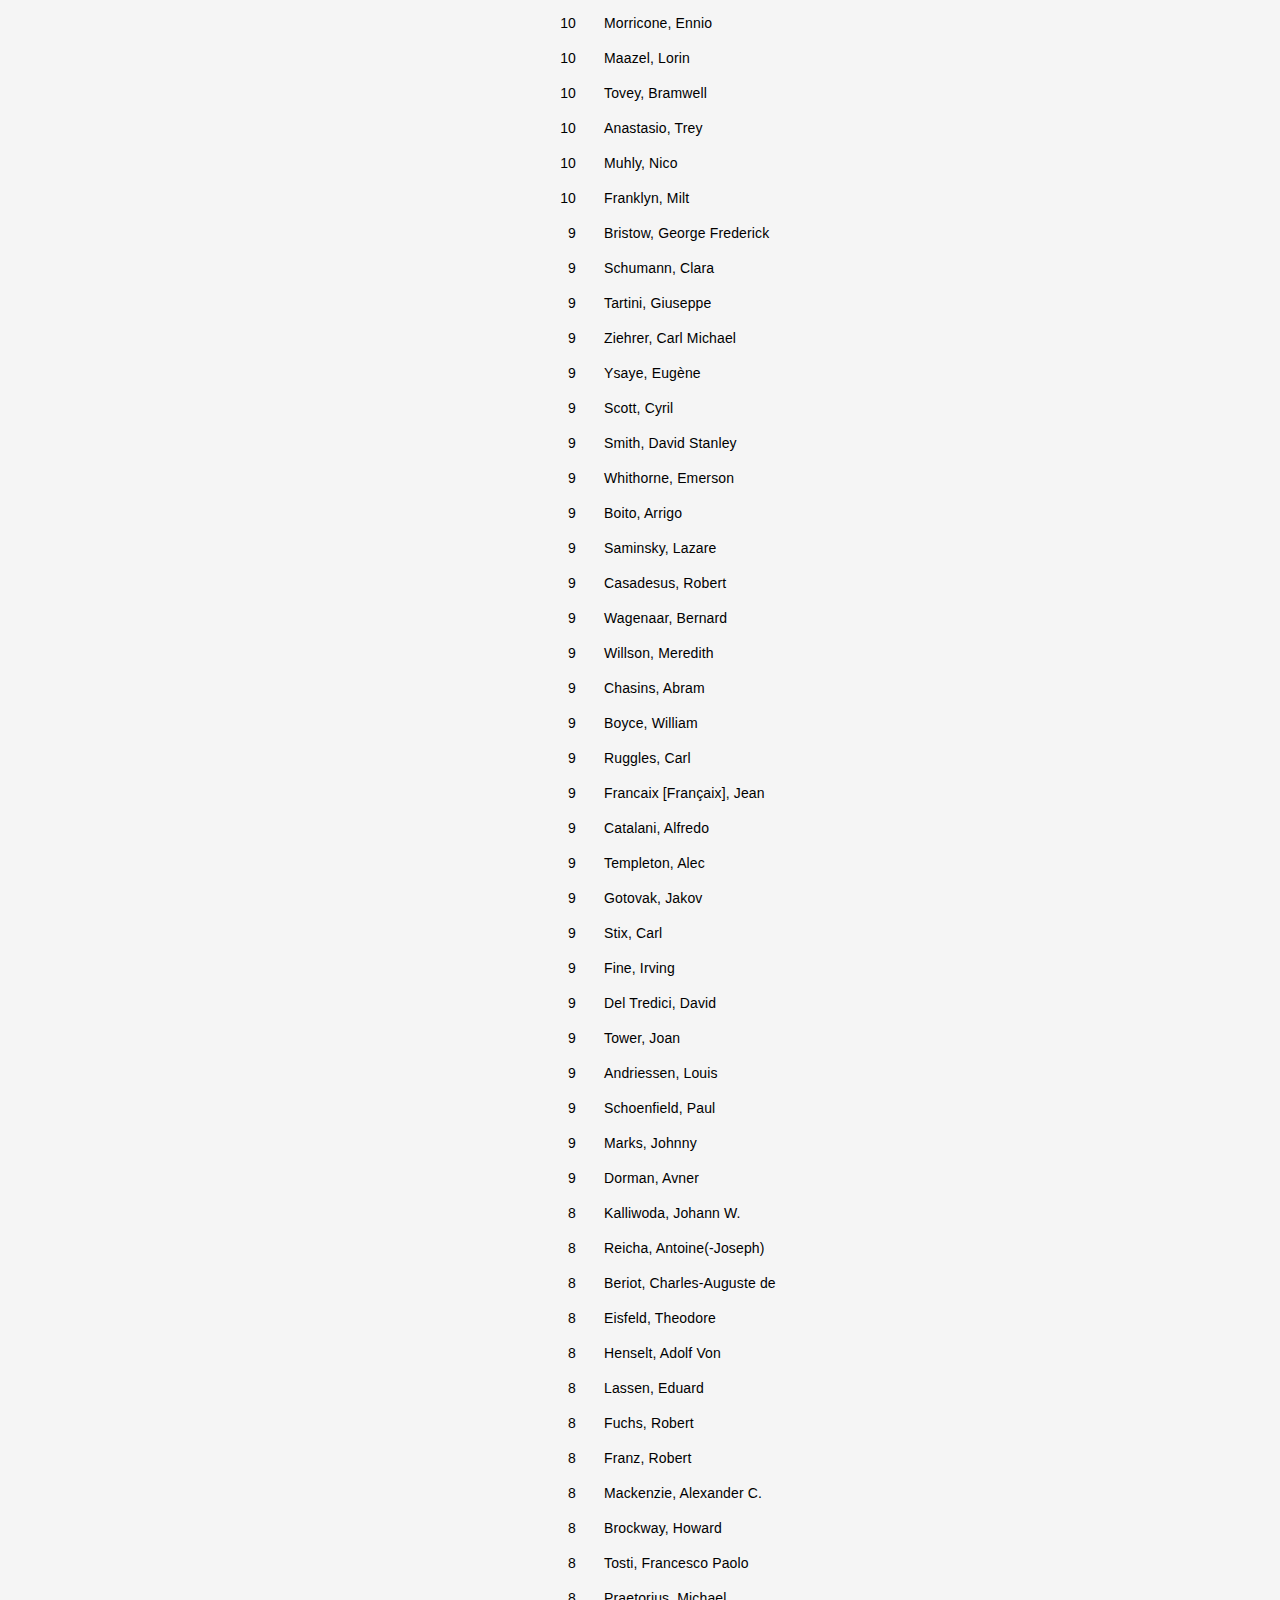
<file: composers-frequency/index.html>
<!DOCTYPE html>
<html lang="en">
    <head>
        <meta http-equiv="Content-Type" content="text/html; charset=UTF-8" />
        <meta http-equiv="X-UA-Compatible" content="IE=edge" />
        <meta name="viewport" content="width=device-width, initial-scale=1" />
        <meta name="robots" content="index,follow" />
        <meta name="googlebot" content="index,follow" />
        <meta name="description" content="" />
        <meta property="og:url" content="" />
        <meta property="og:title" content="..." />
        <meta property="og:description" content="" />
        <meta name="theme-color" content="#fff">
        <title>...</title>
        <link rel="stylesheet" type="text/css" href="./../client/main.css" />
        <link rel="stylesheet" type="text/css" href="./../composers-frequency/composer-frequency.css" />
        <!-- <link rel="icon" href="favicon.ico" /> -->

        <script>
            const state = {
                composers: [],
                start: 9999,
                end: 0,
            }
            window.onload = () => {
                getData()
            }

            function getData() {
                fetch(`./../data/composer-years.json`)
                    .then(res => res.json())
                    .then(composers => {
                        console.log(composers)
                        state.composers = composers
                        setDateDropdowns()
                        updatePage()
                    })
                    .catch(() => {
                        state.composers = []
                        updatePage()
                    })
            }

            function setDateDropdowns() {
                const start = document.getElementById('select-start')
                const end = document.getElementById('select-end')

                let option = document.createElement('option')
                option.value = ''
                option.innerHTML = 'Select start'
                option.disabled = true
                start.append(option)

                option = document.createElement('option')
                option.value = ''
                option.innerHTML = 'Select end'
                option.disabled = true
                end.append(option)

                Object.keys(state.composers['Beethoven, Ludwig van']).forEach(year => {
                    year = parseInt(year, 10)

                    if (year < state.start) {
                        state.start = year
                    }
                    if (year > state.end) {
                        state.end = year
                    }
                })
                
                let i = state.start;
                while (i <= state.end) {
                    option = document.createElement('option')
                    option.innerHTML = i;
                    option.value = i;

                    start.append(option)
                    end.append(option.cloneNode(true))
                    i += 1
                }

                start.value = state.start;
                end.value = state.end;
            }

            function updateRange(key, value) {
                state[key] = parseInt(value, 10);

                updatePage();
            }

            function sumOfSeasons(composerName) {
                let total = 0;
                Object.keys(state.composers[composerName]).forEach(year => {
                    year = parseInt(year, 10)
                    if (year >= state.start && year <= state.end) {
                        total += state.composers[composerName][year]
                    }
                })

                return total
            }

            function updatePage() {
                const container = document.querySelector('#composers-container')
                container.innerHTML = '';

                if (Object.keys(state.composers).length > 0) {
                    Object.keys(state.composers).sort((a,b) => {
                            return sumOfSeasons(b) - sumOfSeasons(a)
                        })
                        .forEach(composer => {
                            const frequency = sumOfSeasons(composer);
                            if (frequency > 0) {
                                const p = document.createElement('div')
                                p.className = 'composer-frequency-row'
                                p.innerHTML = `<div>${frequency}</div><div>${composer}</div>`
                                
                                container.append(p)
                        }
                    })
                } else {
                }
            }
        </script>
    </head>
    <body>
        <header>
            <h1>
                frequency of work by composer 
            </h1>
            <div class="subtitle">
                <h2> from </h2>
                <select id="select-start" onchange="updateRange('start', this.value)"></select>
                <h2> to </h2>
                <select id="select-end" onchange="updateRange('end', this.value)"></select>
            </div>
        </header>
        <main>
            <div id="composers-container">
            </div>
        </main>
    </body>
</html>
</file>
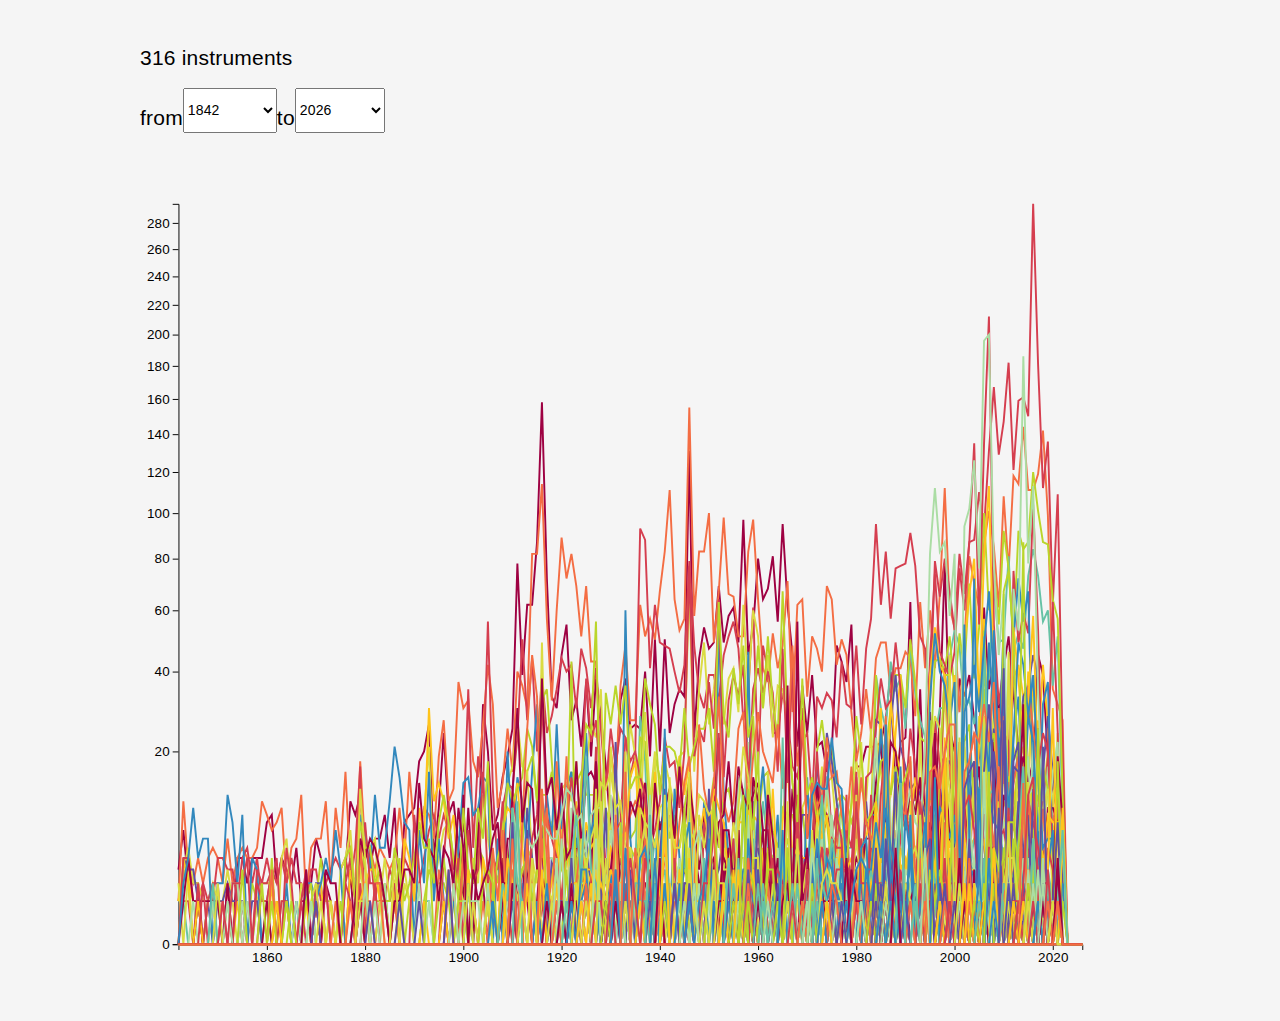
<file: instruments/index.html>
<!DOCTYPE html>
<html lang="en">
    <head>
        <meta http-equiv="Content-Type" content="text/html; charset=UTF-8" />
        <meta http-equiv="X-UA-Compatible" content="IE=edge" />
        <meta name="viewport" content="width=device-width, initial-scale=1" />
        <meta name="robots" content="index,follow" />
        <meta name="googlebot" content="index,follow" />
        <meta name="description" content="" />
        <meta property="og:url" content="" />
        <meta property="og:title" content="soloists" />
        <meta property="og:description" content="instruments" />
        <meta name="theme-color" content="#fff">
        <title>instruments</title>
        <script src="./../client/vendor/d3.min.js"></script>
        <link rel="stylesheet" type="text/css" href="./../client/main.css" />
        <link rel="stylesheet" type="text/css" href="./styles.css" />
        <!-- <link rel="icon" href="favicon.ico" /> -->

        <script>
            const state = {
                instruments: {},
                padded: {},
                start: 1842,
                end: new Date().getYear() + 1900,
                scales: {
                    x: null,
                    y: null,
                },
                dim: [window.innerWidth - 40, window.innerHeight - 30]
            }
            String.prototype.hashCode = function() {
                var hash = 0, i, chr;
                if (this.length === 0) return hash;
                for (i = 0; i < this.length; i++) {
                    chr   = this.charCodeAt(i);
                    hash  = ((hash << 5) - hash) + chr;
                    hash |= 0; // Convert to 32bit integer
                }
                return hash;
            };
            window.onload = () => {
                setDateDropdowns()
                getData()
            }

            function getData() {
                fetch(`./../data/soloist-instruments-by-season-count.json`)
                    .then(res => res.json())
                    .then(instruments => {
                        state.instruments = instruments;

                        updatePage()
                    })
            }

            function setDateDropdowns() {
                const start = document.getElementById('select-start')
                const end = document.getElementById('select-end')

                let option = document.createElement('option')
                option.value = ''
                option.innerHTML = 'Select start'
                option.disabled = true
                start.append(option)

                option = document.createElement('option')
                option.value = ''
                option.innerHTML = 'Select end'
                option.disabled = true
                end.append(option)
                
                let i = state.start;
                while (i <= state.end) {
                    option = document.createElement('option')
                    option.innerHTML = i;
                    option.value = i;

                    start.append(option)
                    end.append(option.cloneNode(true))
                    i += 1
                }

                start.value = state.start;
                end.value = state.end;
            }

            function updateRange(key, value) {
                state.page = 0;
                state[key] = parseInt(value, 10);

                updatePage();
            }

            function getDateFromYear(year) {
                return new Date(year, 0, 1)
            }

            function setScales() {
                const svg = d3.select('#chart')
                state.scales.x = d3.scaleTime()
                    .domain([getDateFromYear(state.start), getDateFromYear(state.end)])
                    .range([40, state.dim[0] - 20]);

                svg.append("g")
                    .style("transform", "translate(0," + state.dim[1] + "px)")
                    .call(d3.axisBottom(state.scales.x));

                const instruments = Object.keys(state.padded)
                    // .filter(key => Object.keys(state.padded[key]).length < 5)

                state.scales.y = d3.scaleSqrt()
                    .domain([0, d3.max(instruments, 
                        function(d) { 
                            return d3.max(state.padded[d].map(v => v.value))
                        })
                    ])
                    .range([ state.dim[1], 30 ]);

                svg.append("g")
                    .style("transform", "translate(40px,0px)")
                    .call(d3.axisLeft(state.scales.y));

                state.scales.colors = d3.scaleOrdinal()
                    .domain(instruments.sort((a,b) => b.localeCompare(a)))
                    .range(["#5E4FA2", "#3288BD", "#66C2A5", "#ABDDA4", "#bad62a", "#dbdb42", "#ffc41b", "#F46D43", "#D53E4F", "#9E0142"])
            }

            function updatePage() {
                const chart = d3.select('#chart')
                chart.selectAll('*').remove()
                let count = 0;

                state.dim = [1000, 800]

                const padded = {}
                Object.keys(state.instruments)
                    // .filter(key => key.startsWith('ka'))
                    // .filter(key => {
                    //     return d3.max(Object.values(state.instruments[key])) > 10
                    // })
                    .forEach(instrument => {
                        padded[instrument] = Object.keys(state.instruments[instrument])
                            .map(year => (
                                { 
                                    year: +year, 
                                    value: state.instruments[instrument][year]
                                }
                                ))

                        let i = state.start;
                        while (i <= state.end) {
                            if (!padded[instrument].find(d => d.year === i)) {
                                padded[instrument].push({ year: i, value: 0})
                            }
                            i += 1
                        }
                        padded[instrument] = padded[instrument]
                            .filter(d => d.year >= state.start && d.year <= state.end)
                            .sort((a,b) => a.year - b.year)
                    })

                state.padded = padded

                setScales()
                
                chart.attr('viewBox', `0 0 ${state.dim[0] + 40} ${state.dim[1] + 30}`)

                const g = chart.selectAll('.instrument')
                    .data(
                        Object.keys(state.padded)
                        .map(key => (
                            {
                                instrument: key,
                                values: state.padded[key],
                            }
                        ))
                    ).enter()
                        .append('g')
                        .attr('class', 'instrument')
                
                const lines = g.selectAll('g')
                    .data(d => [d.values])
                    .enter()
                        .append('g')
                
                lines.append('path')
                    .style("fill", "none")
                    .style("stroke-width", 2)
                    .attr('data-instrument', function () {
                        const i = d3.select(this).node().parentNode.parentNode
                        return d3.select(i).datum().instrument;
                    })
                    .attr("d", d3.line()
                            .x(function(d) { return state.scales.x(getDateFromYear(d.year)) })
                            .y(function(d) { return state.scales.y(d.value) })
                            // .curve(d3.curveStep)
                    )
                    .on('mouseenter', function(e){ 
                        const instrument = d3.select(this).attr('data-instrument')

                        d3.select(this).style('stroke', state.scales.colors(instrument))

                        chart.selectAll('.instrument')
                            .filter(d => d.instrument !== instrument)
                            .select('path')
                            .style('stroke', 'rgba(140,140,140,0.05)')  
                            
                        d3.select('#highlight-text').text(instrument)
                    })

                lines.selectAll('path')
                    .each(function() {
                        const i = d3.select(this).node().parentNode.parentNode
                        const instrument = d3.select(i).datum().instrument;
                        d3.select(this)
                            .style('stroke', state.scales.colors(instrument))
                    })

                Object.keys(state.padded)
                    .forEach((key, i) => {
                        count += 1;
                    })

                document.querySelector('#count').innerText = count;
            }
        </script>
    </head>
    <body>
        <header>
            <h1>
                <span id="count"></span> instruments
            </h1>
            <div class="subtitle">
                <h2> from </h2>
                <select id="select-start" onchange="updateRange('start', this.value)"></select>
                <h2> to </h2>
                <select id="select-end" onchange="updateRange('end', this.value)"></select>
            </div>
        </header>
        <main>
            <div id="container">
                <div id="highlight-text">
                    &nbsp;
                </div>
                <svg id="chart"></svg>
            </div>
        </main>
    </body>
</html>
</file>
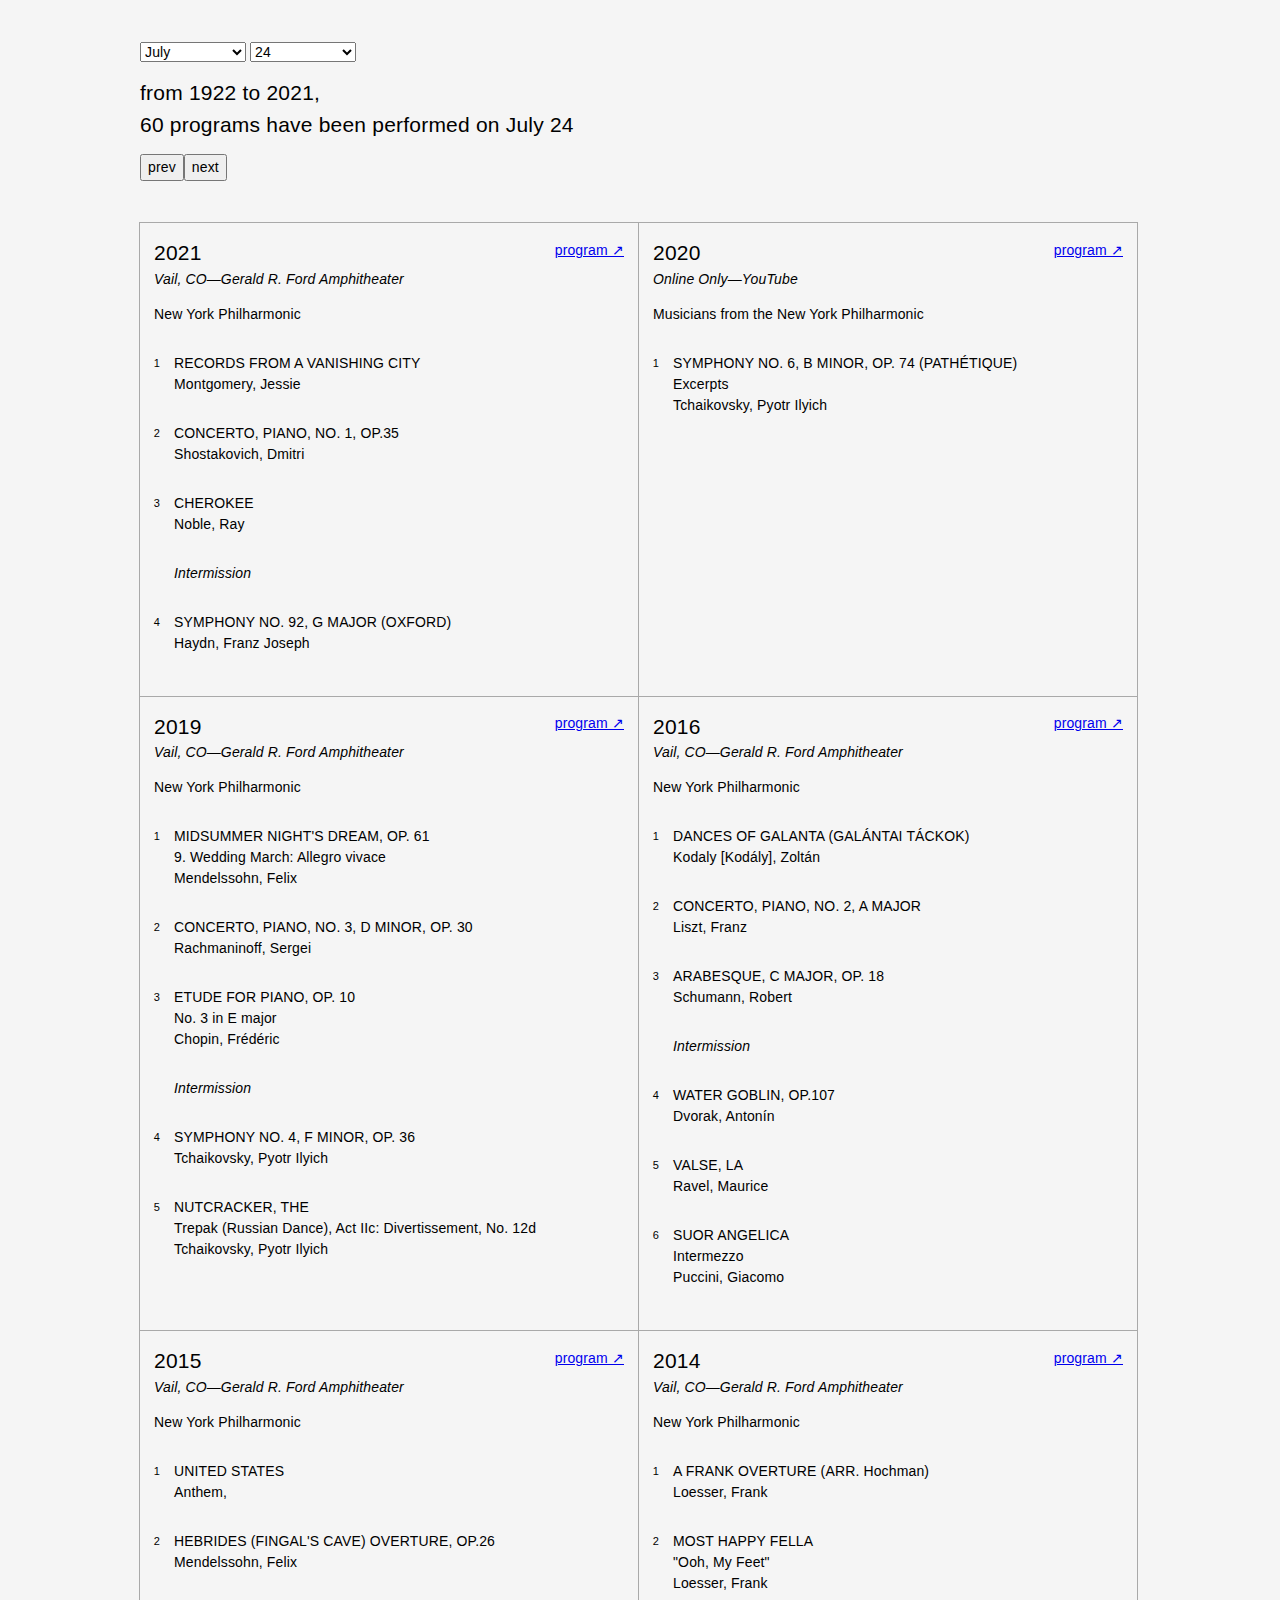
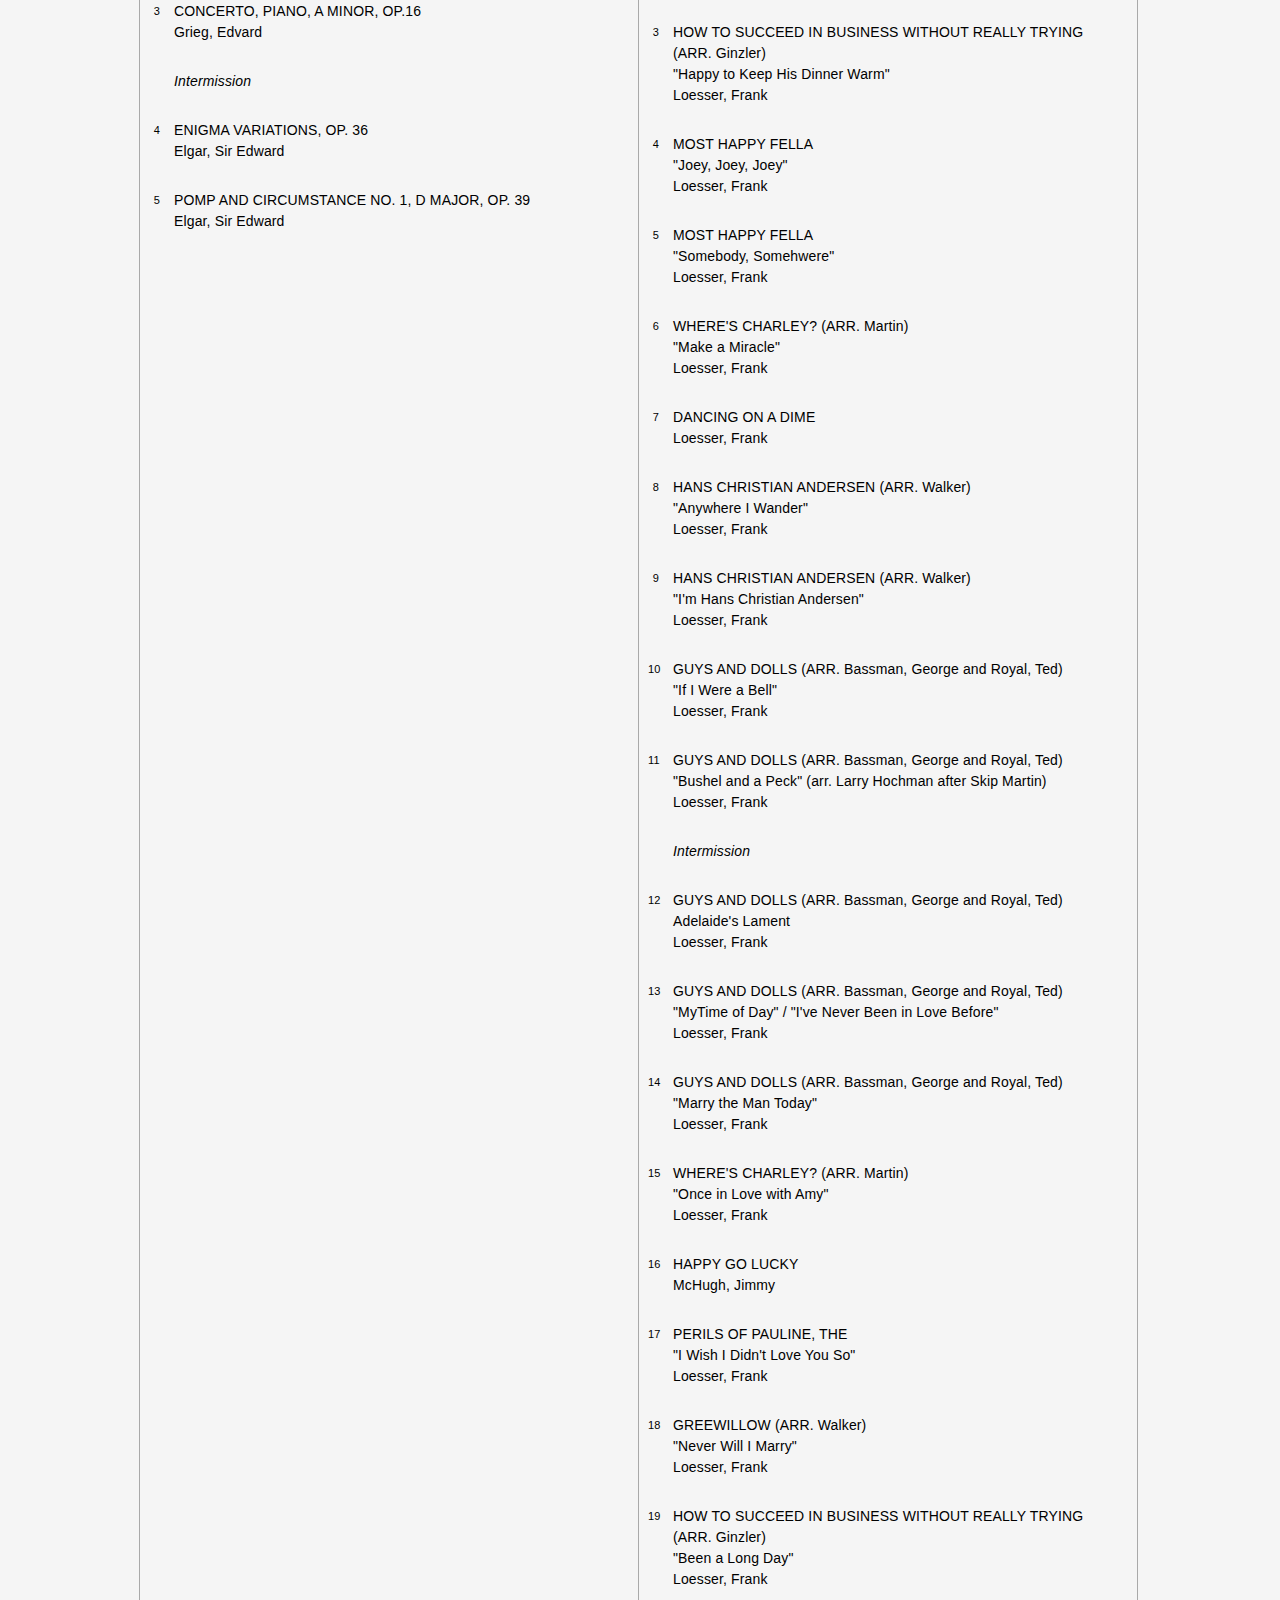
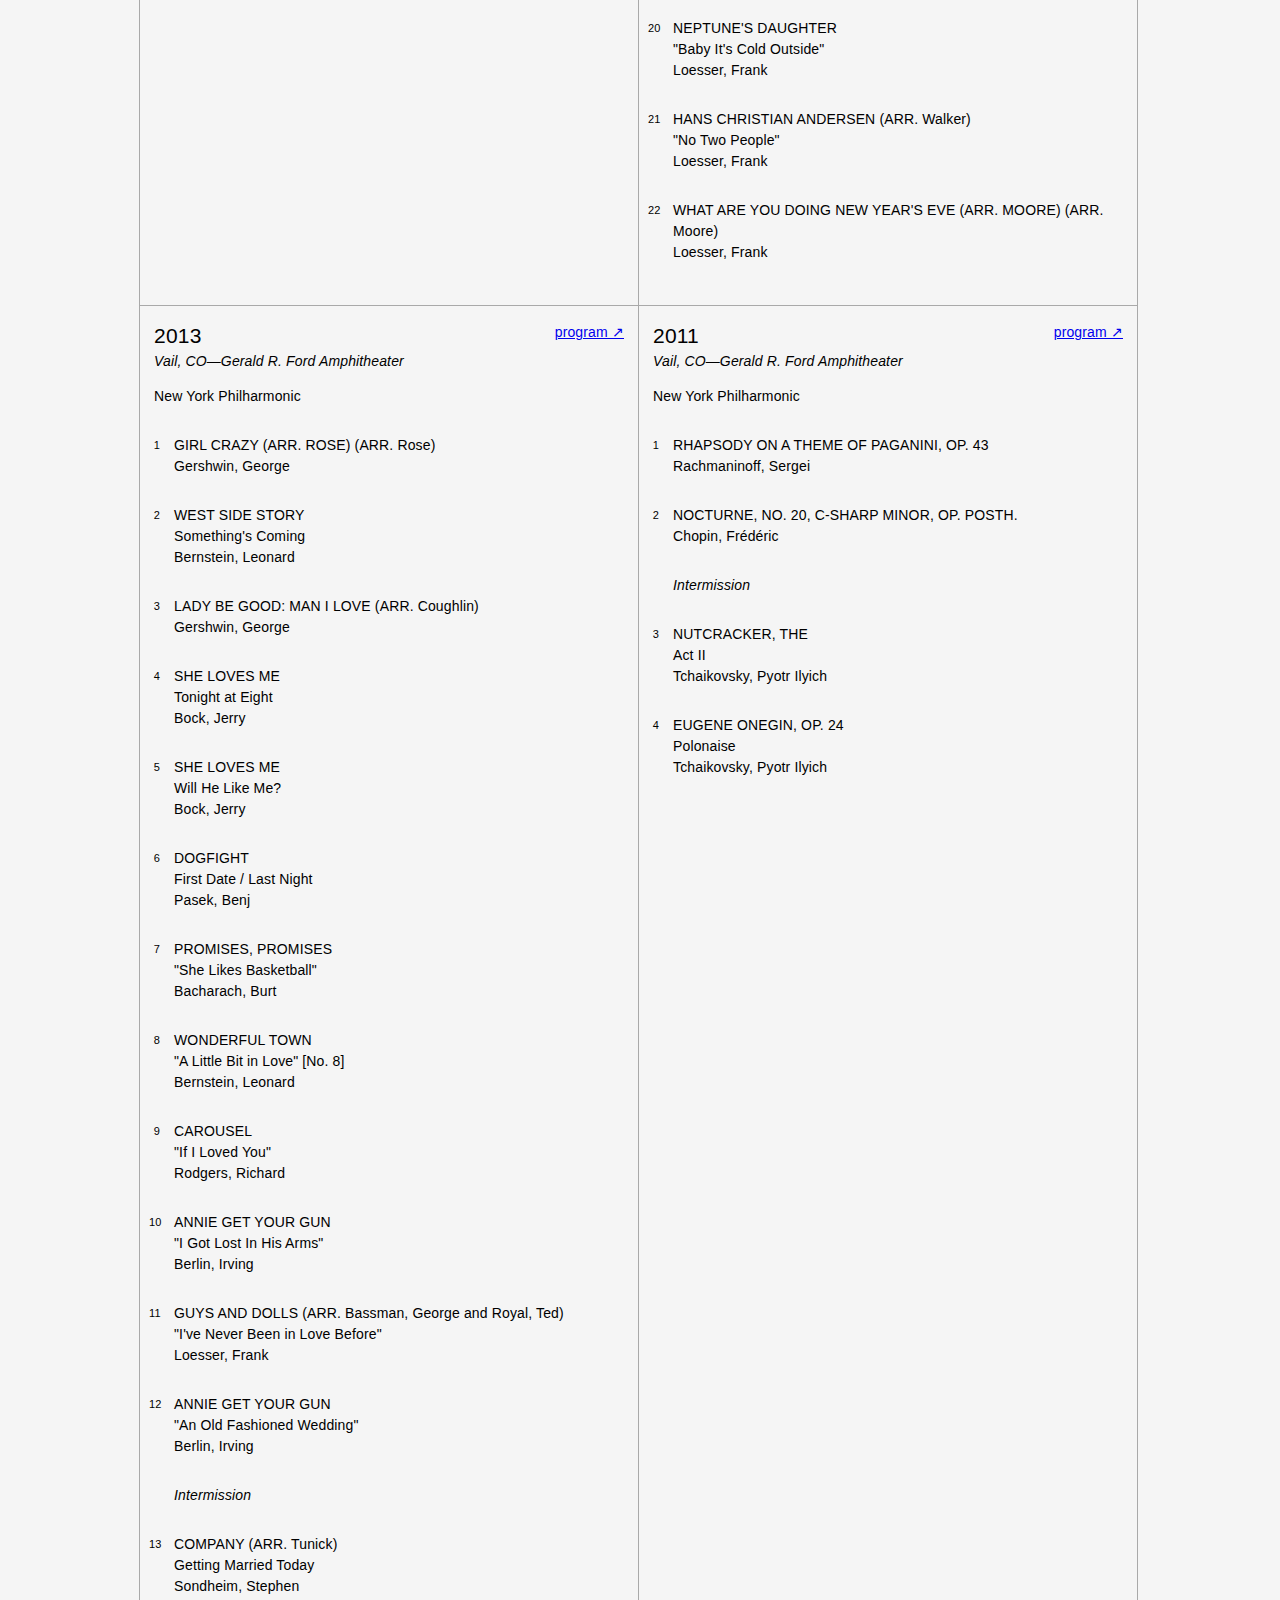
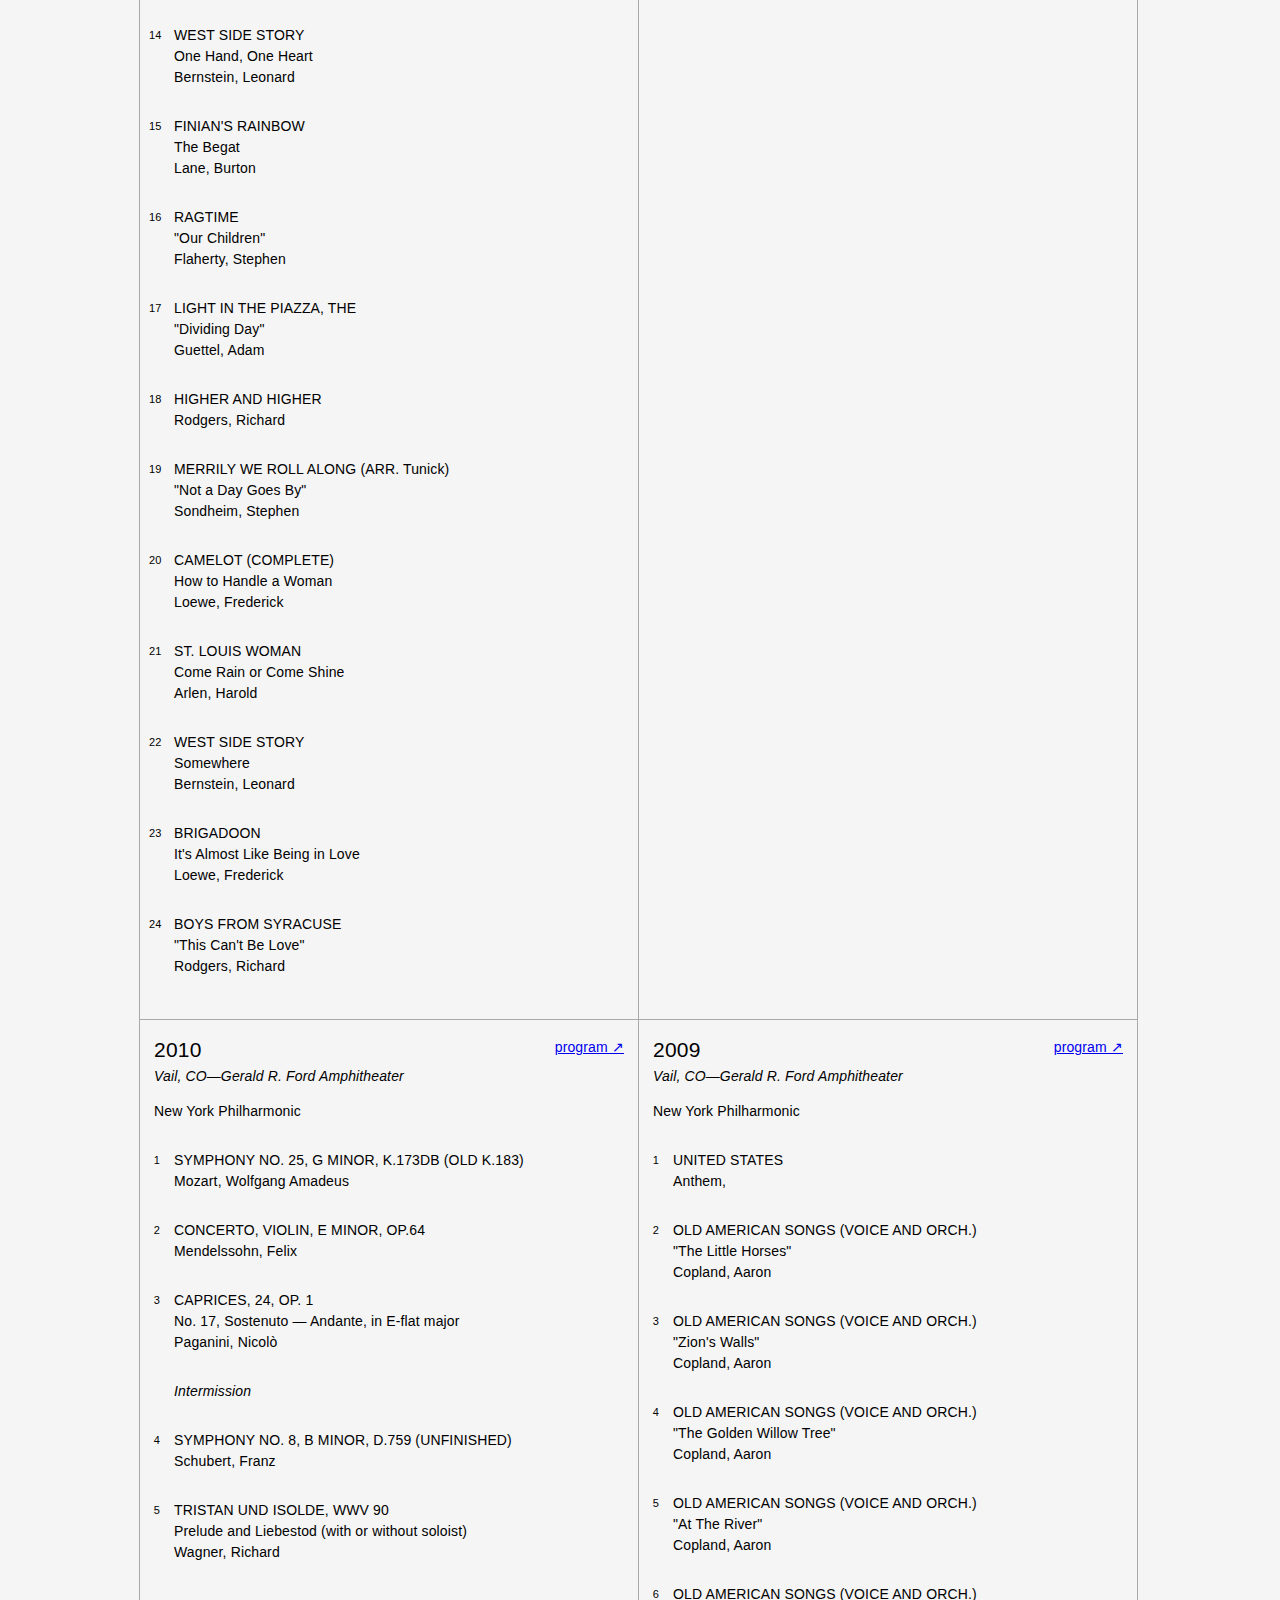
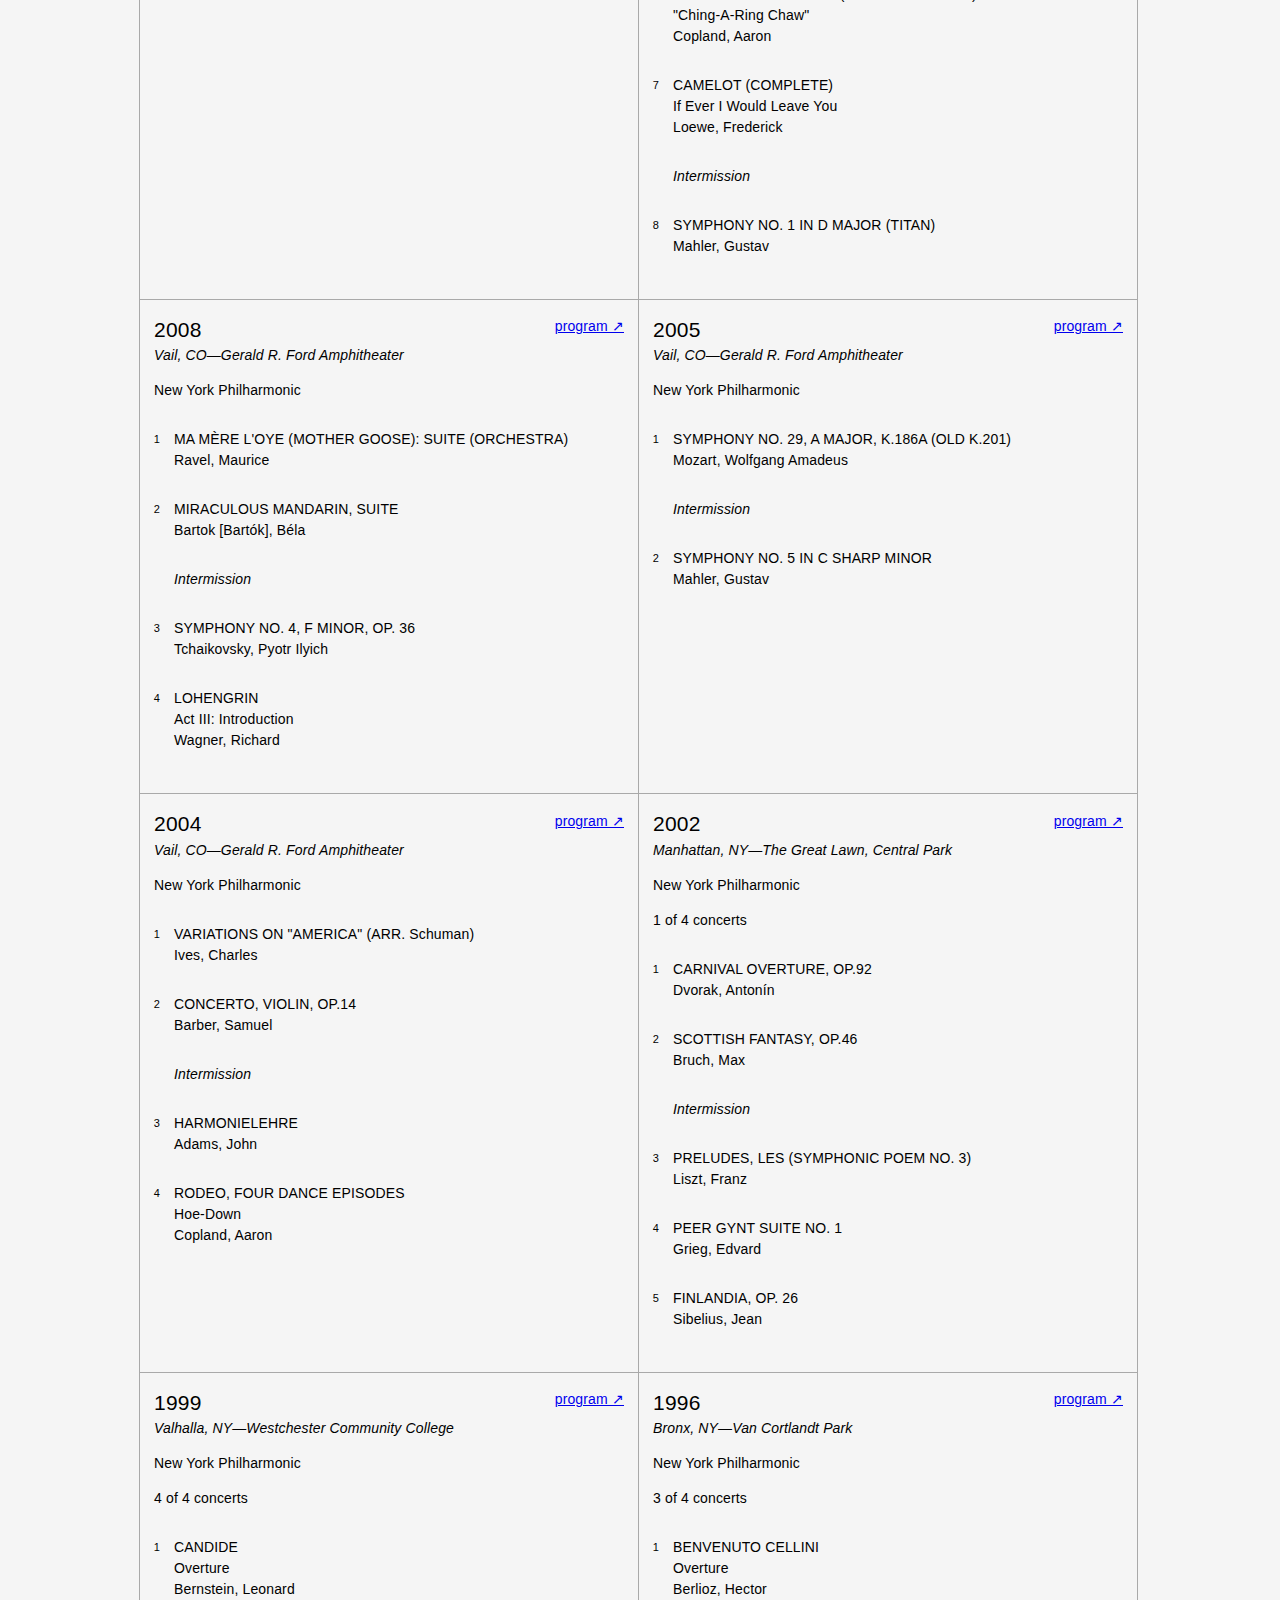
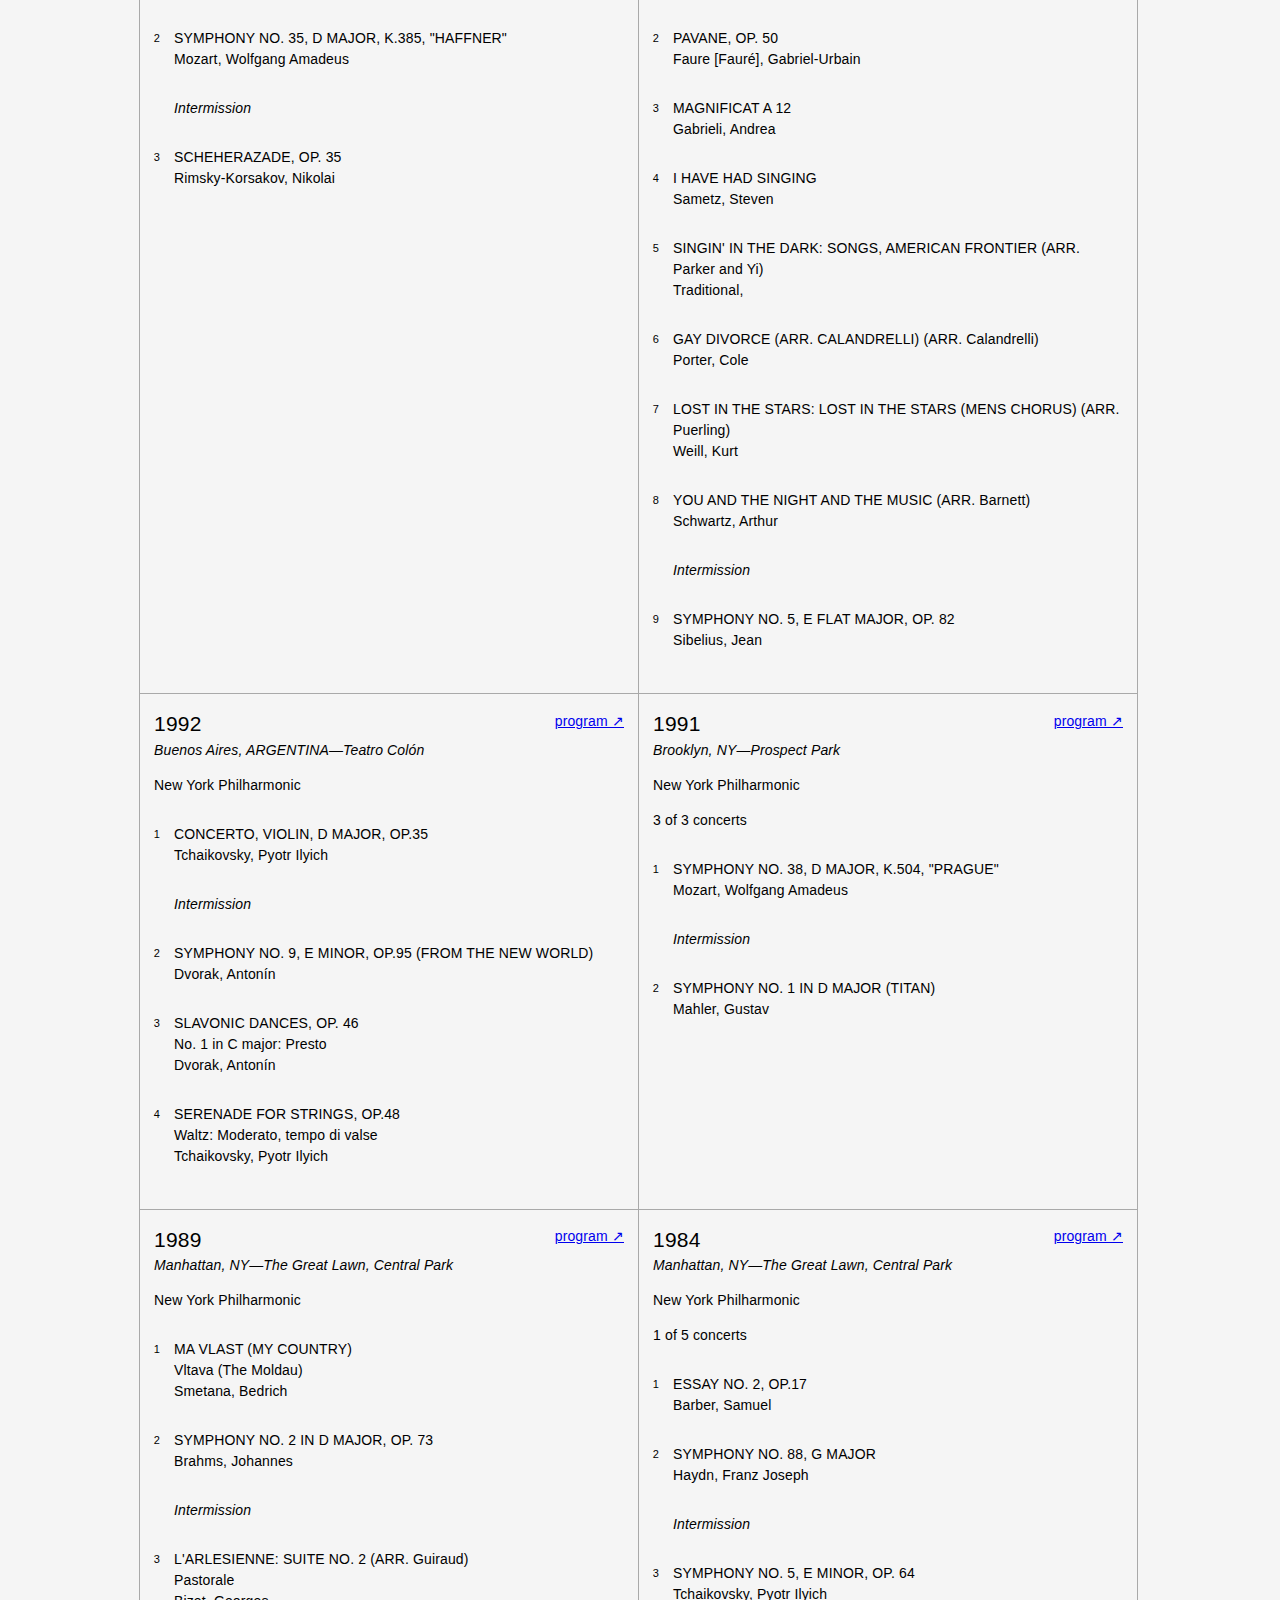
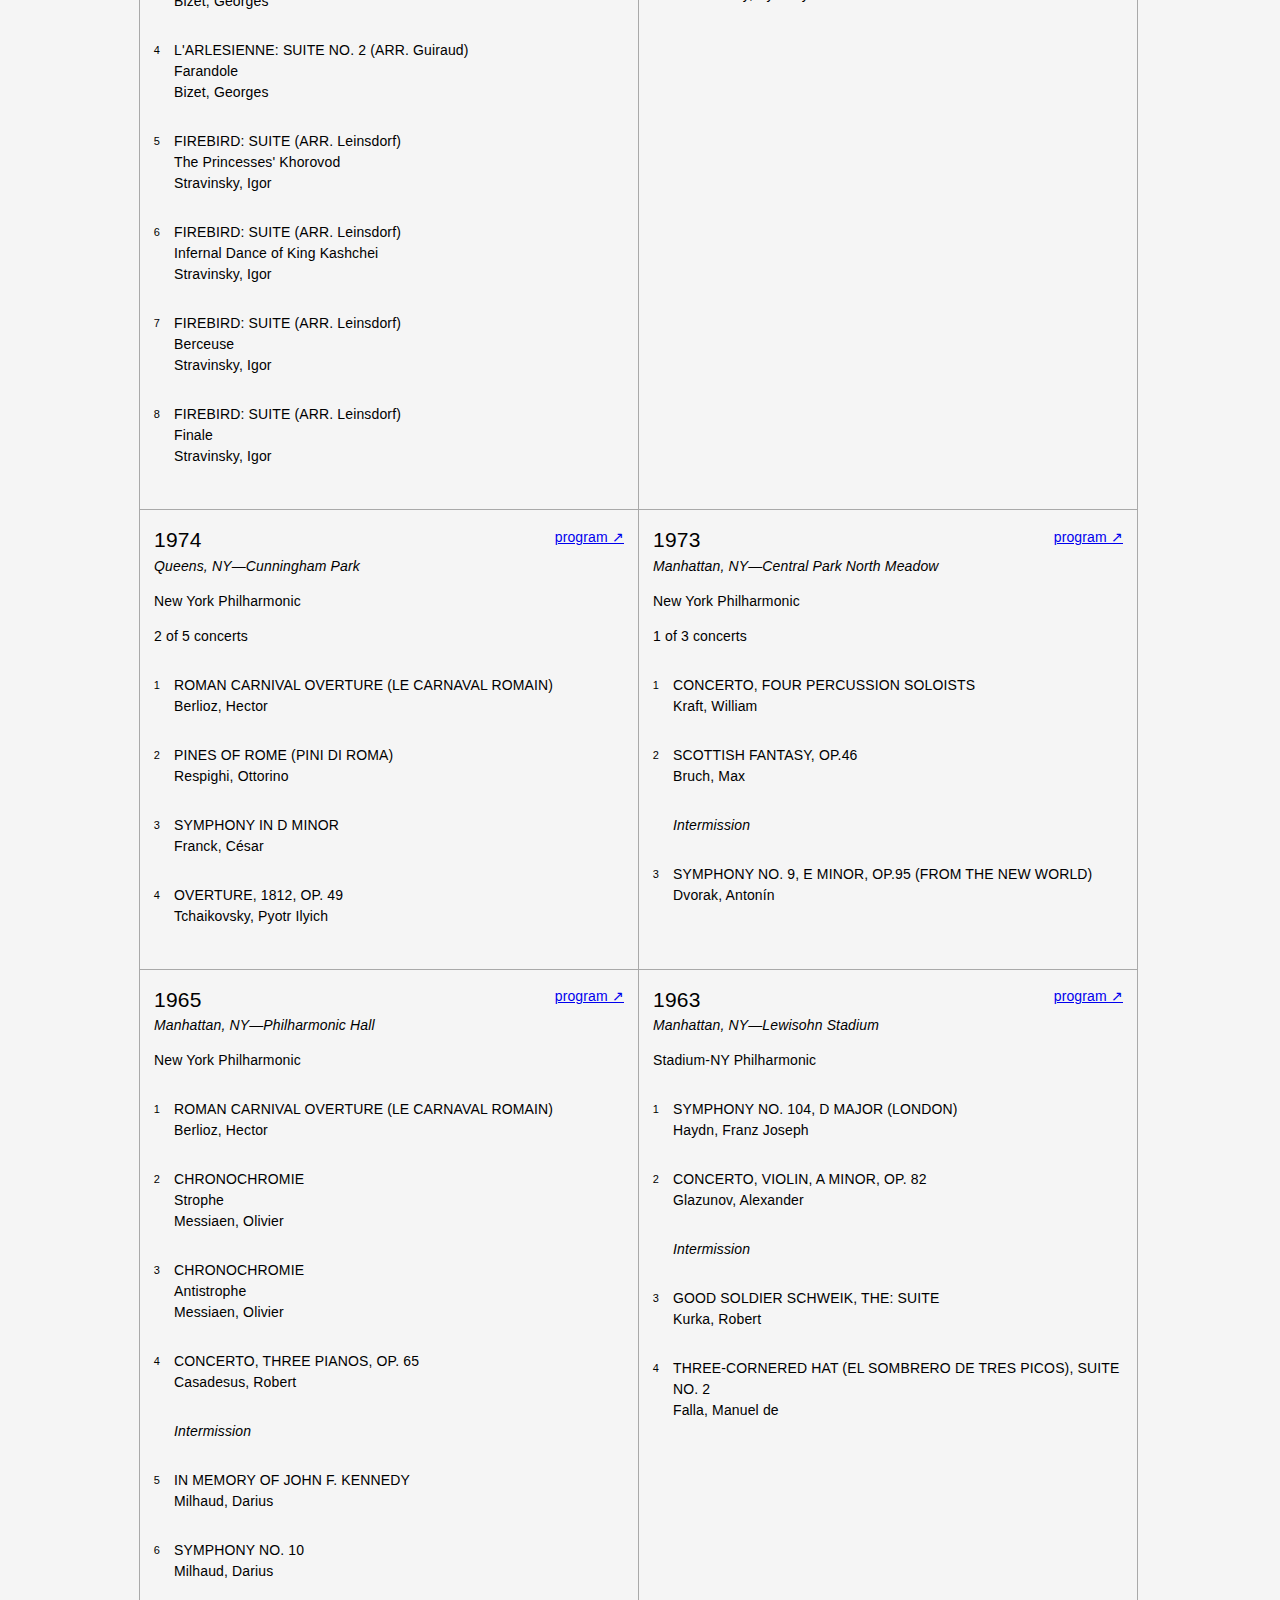
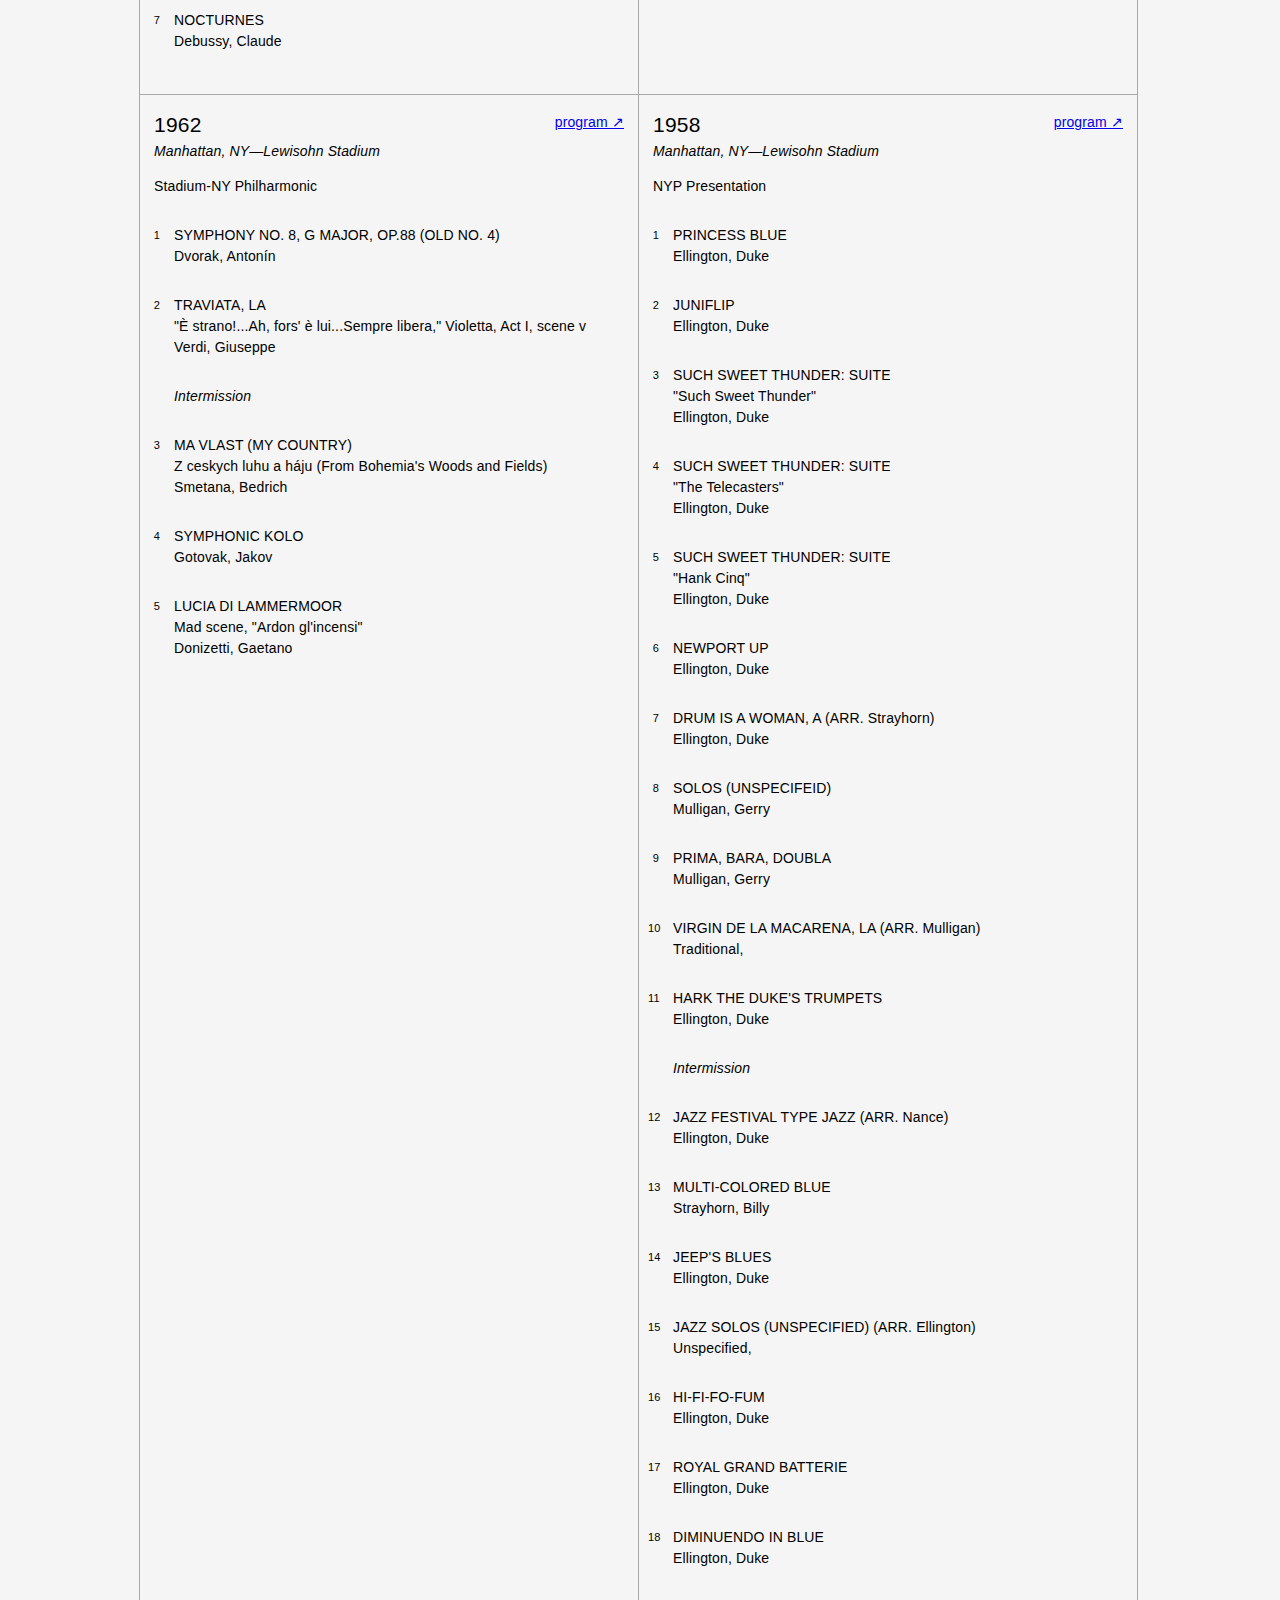
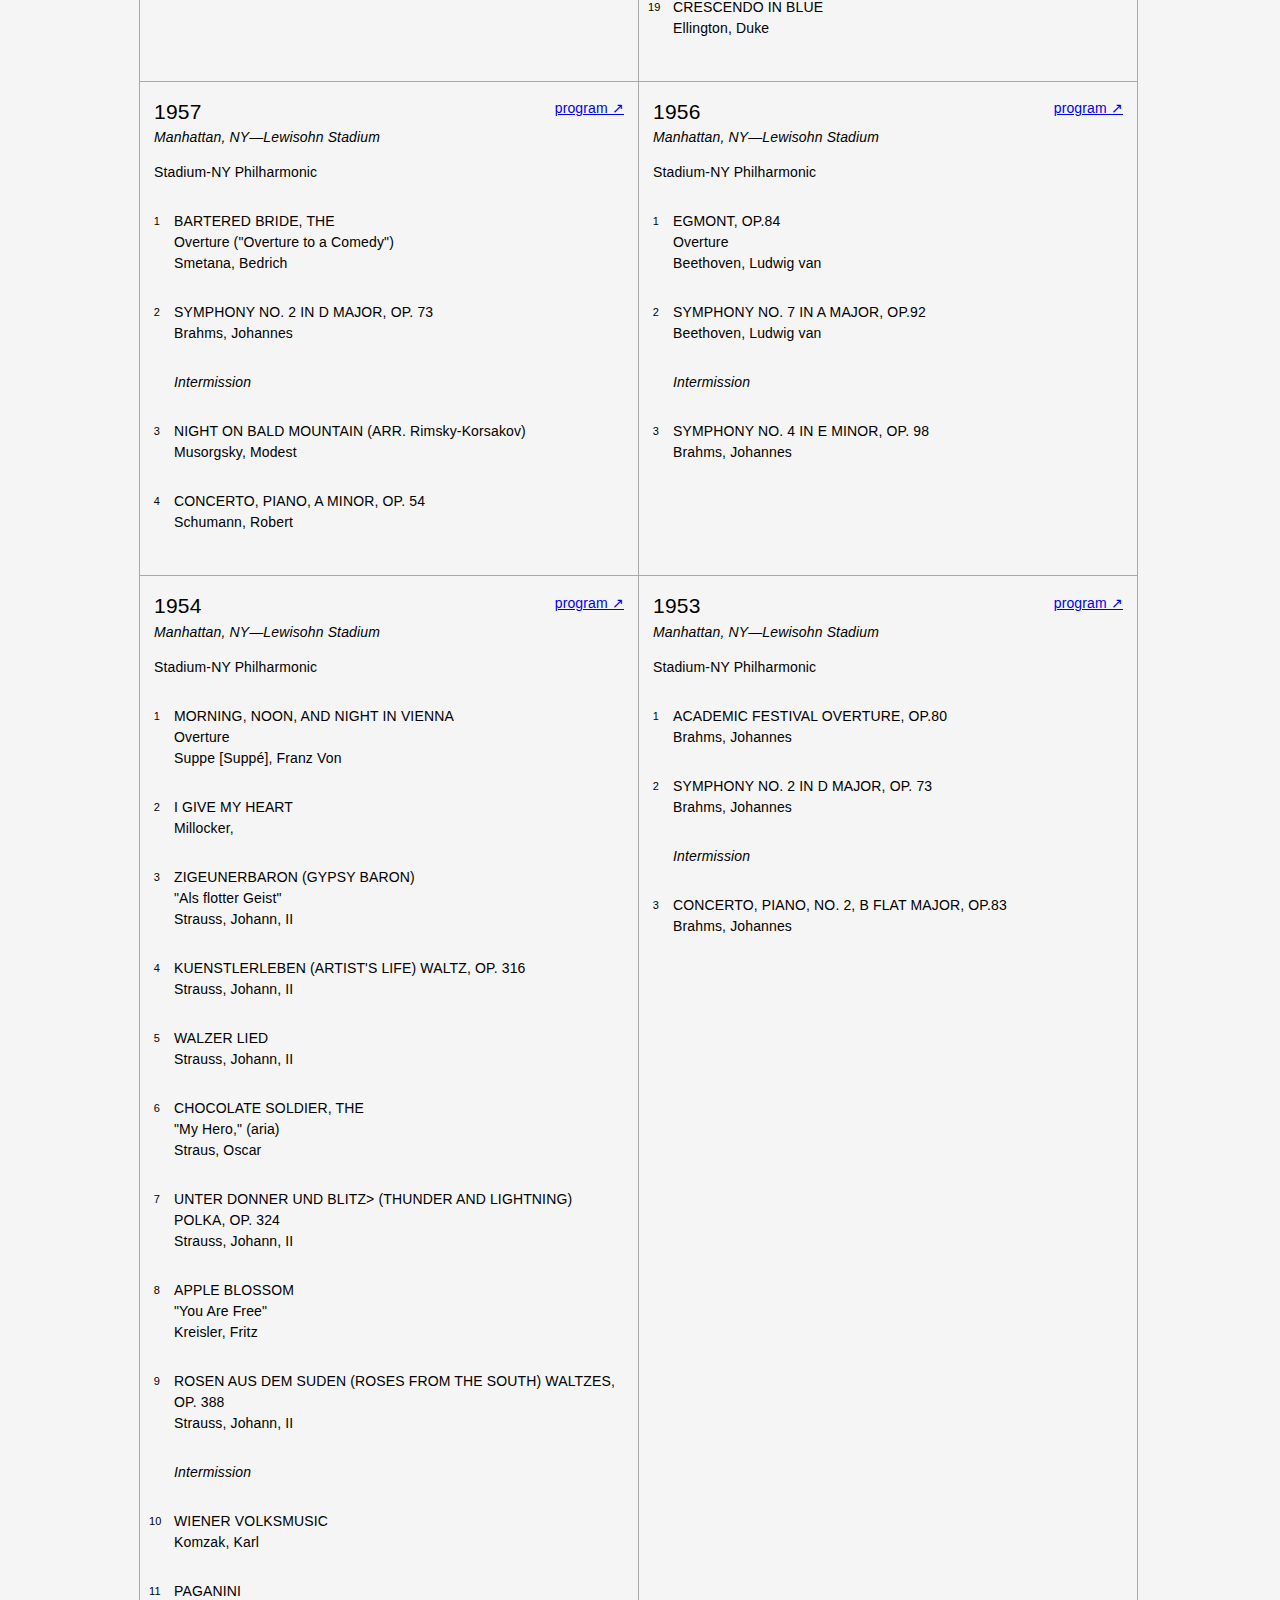
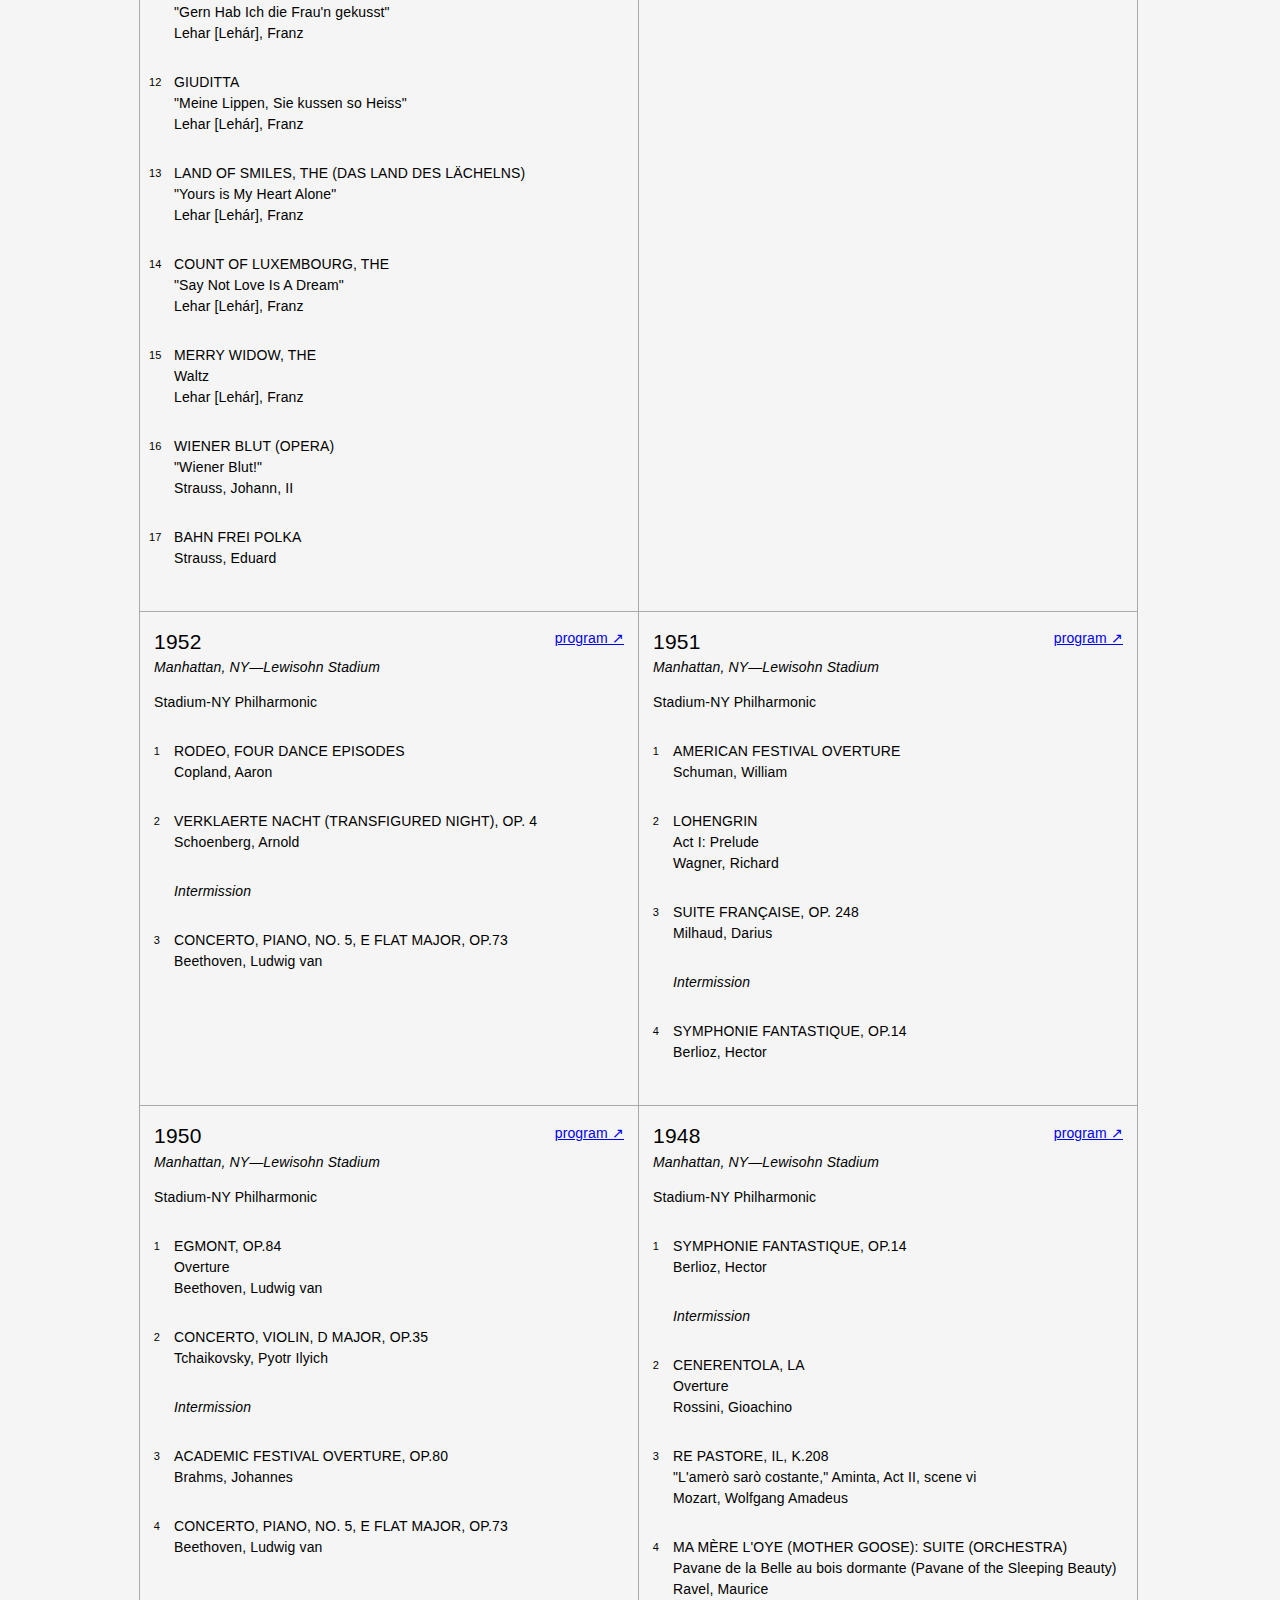
<file: on-this-day/index.html>
<!DOCTYPE html>
<html lang="en">
    <head>
        <meta http-equiv="Content-Type" content="text/html; charset=UTF-8" />
        <meta http-equiv="X-UA-Compatible" content="IE=edge" />
        <meta name="viewport" content="width=device-width, initial-scale=1" />
        <meta name="robots" content="index,follow" />
        <meta name="googlebot" content="index,follow" />
        <meta name="description" content="" />
        <meta property="og:url" content="" />
        <meta property="og:title" content="on this day" />
        <meta property="og:description" content="" />
        <meta name="theme-color" content="#fff">
        <title>on this day</title>
        <link rel="stylesheet" type="text/css" href="./../client/main.css" />
        <link rel="stylesheet" type="text/css" href="./on-this-day.css" />
        <!-- <link rel="icon" href="favicon.ico" /> -->

        <script>
            const months = ["January", "February", "March", "April", "May", "June", "July", "August", "September", "October", "November", "December"]

            const state = {
                programs: [],
                month: 0,
                day: 0,
            }
            window.onload = () => {
                const today = new Date();
                state.day = today.getDate();
                state.month = today.getMonth() + 1;

                setDateDropdowns()

                getData()
            }

            function setDateDropdowns() {
                let select = document.getElementById('select-month')
                let option = document.createElement('option')
                option.value = ''
                option.innerHTML = 'Select month'
                option.disabled = true
                select.append(option)

                months.forEach((month, i) => {
                    option = document.createElement('option')
                    option.innerHTML = month
                    option.value = i + 1

                    select.append(option)
                })

                select.value = state.month

                select = document.getElementById('select-day')
                option = document.createElement('option')
                option.value = ''
                option.innerHTML = 'Select month'
                option.disabled = true
                select.append(option)

                i = 0;
                while (i < 31) {
                    i += 1

                    option = document.createElement('option')
                    option.innerHTML = i
                    option.value = i

                    select.append(option)
                }

                select.value = state.day
            }

            function updateMonth(month) {
                state.month = month

                getData()
            }

            function getMaxDay(month) {
                switch(month) {
                    case 2: 
                        return 29
                    case 1:
                    case 3: 
                    case 5:
                    case 7: 
                    case 8: 
                    case 10: 
                    case 12: 
                        return 31 
                    default: 
                        return 30
                }
            }

            function updateDay(day) {
                if (day < 1) {
                    state.month = state.month === 1 ? 12 : state.month - 1
                    day = getMaxDay(state.month)
                } else if (day > getMaxDay(state.month)) {
                    day = 1
                    state.month = state.month === 12 ? 1 : state.month + 1
                }

                state.day = day

                document.getElementById('select-month').value = state.month
                document.getElementById('select-day').value = state.day

                getData()
            }

            function getData() {
                const month = state.month < 10 ? '0' + state.month : state.month;
                const day = state.day < 10 ? '0' + state.day : state.day;

                fetch(`./../data/date-indices/${month}-${day}.json`)
                    .then(res => res.json())
                    .then(programs => {
                        state.programs = programs.reverse()
                        updatePage()
                    })
                    .catch(() => {
                        state.programs = []
                        updatePage()
                    })
            }

            function getListOfLocations(concerts) {
                let l = [];
                concerts.forEach(concert => {
                    if (l.indexOf(concert.Location) === -1) {
                        l.push(concert.Location)
                    }
                })

                return l
            }

            function getLocation(concerts) {
                const concert = concerts.find(concert => parseInt(concert.Date.split('-')[2].split('T')[0]) === parseInt(state.day))

                return concert.Location + '—' + concert.Venue
            }

            function updatePage() {
                const container = document.querySelector('#programs-container')
                container.innerHTML = '';

                document.querySelector('h1').innerHTML = `${state.programs.length} programs have been performed on ${months[state.month - 1]} ${state.day}`
                document.querySelector('h2').innerHTML = state.programs.length > 0 ? `from ${state.programs[state.programs.length - 1].year} to ${state.programs[0].year},` : '&nbsp;'

                let composers = {}
                if (state.programs.length > 0) {
                    state.programs.forEach(program => {
                        const p = document.createElement('div')
                        // const day = new Date(program.year, state.month, state.day).toLocaleDateString('en-us', {weekday: 'long'})
                        p.className = 'program'
                        p.innerHTML = `<h3>${program.year}</h3>`
                        p.innerHTML += `<em>${getLocation(program.program.concerts)}</em>`
                        p.innerHTML += `<p>${program.program.orchestra}</p>`

                        if (program.program.concerts.length > 1) {
                            const index = program.program.concerts.findIndex(concert => parseInt(concert.Date.split('-')[2].split('T')[0]) === parseInt(state.day))
                            p.innerHTML += `<p>${index + 1} of ${program.program.concerts.length} concerts</p>`
                        }

                        p.innerHTML += `<div class="program-link"><a target="_blank" href="https://archives.nyphil.org/index.php/artifact/${program.program.id}/fullview">program ↗</a></div>`

                        program.program.works.forEach(work => {
                            const div = document.createElement('div')
                            div.className = 'program-work' + (work.interval ? '-intermission' : '')
                            div.innerHTML = `<span>${work.workTitle || work.interval}</span><span>${work.movement || ''}</span><span>${work.composerName || ''}</span>`
                            p.append(div)

                            if (!composers[work.composerName]) {
                                composers[work.composerName] = 0
                            }
                            composers[work.composerName] += 1
                        })

                        container.append(p)
                    })
                    console.log(composers)
                } else {
                }
            }
        </script>
    </head>
    <body>
        <header>
            <select id='select-month' onchange="updateMonth(this.value)">
            </select>
            <select id='select-day' onchange="updateDay(this.value)">
            </select>
            <h2></h2>
            <h1></h1>
            <div>
                <button onclick="updateDay(state.day - 1)">prev</button>
                <button onclick="updateDay(state.day + 1)">next</button>
            </div>
        </header>
        <main>
            <!-- <select id="select-year" onchange="handleSelectYear(this.value)">
            </select> -->
            <div id="programs-container">
            </div>
        </main>
    </body>
</html>
</file>
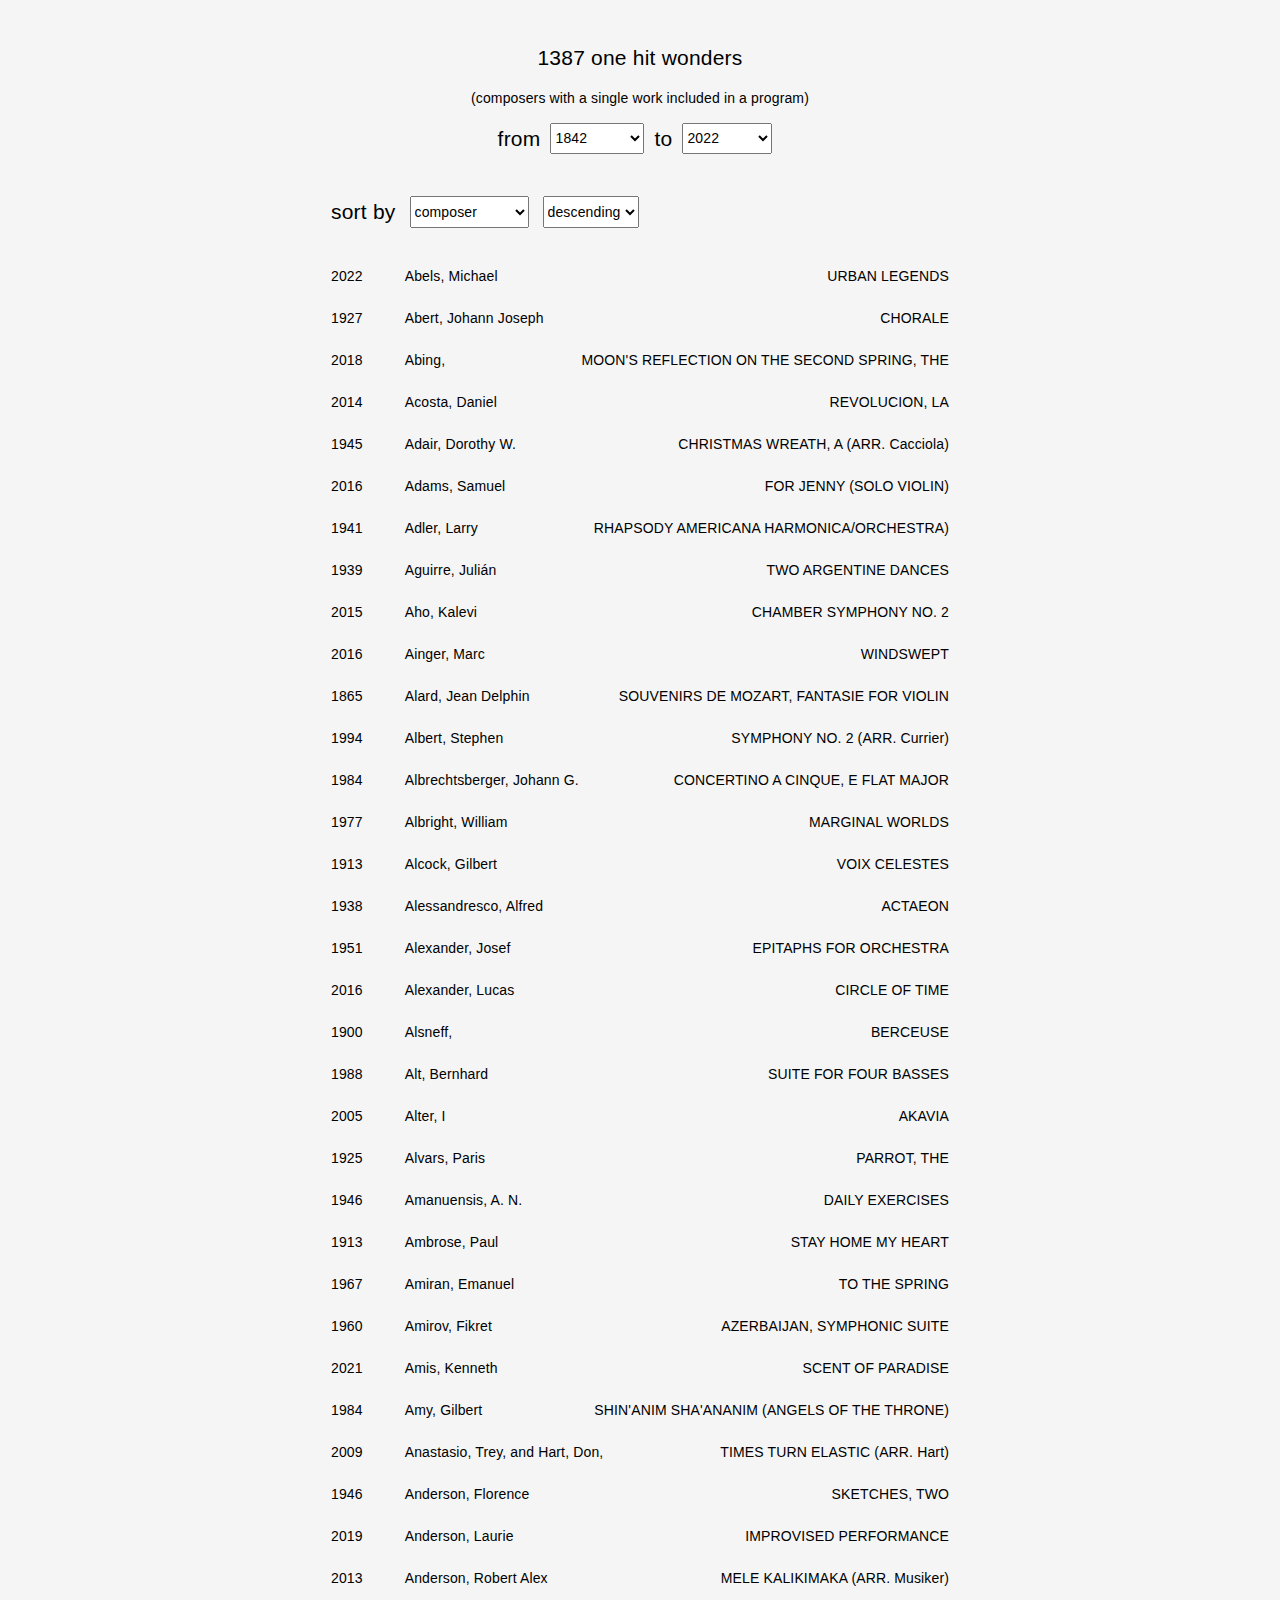
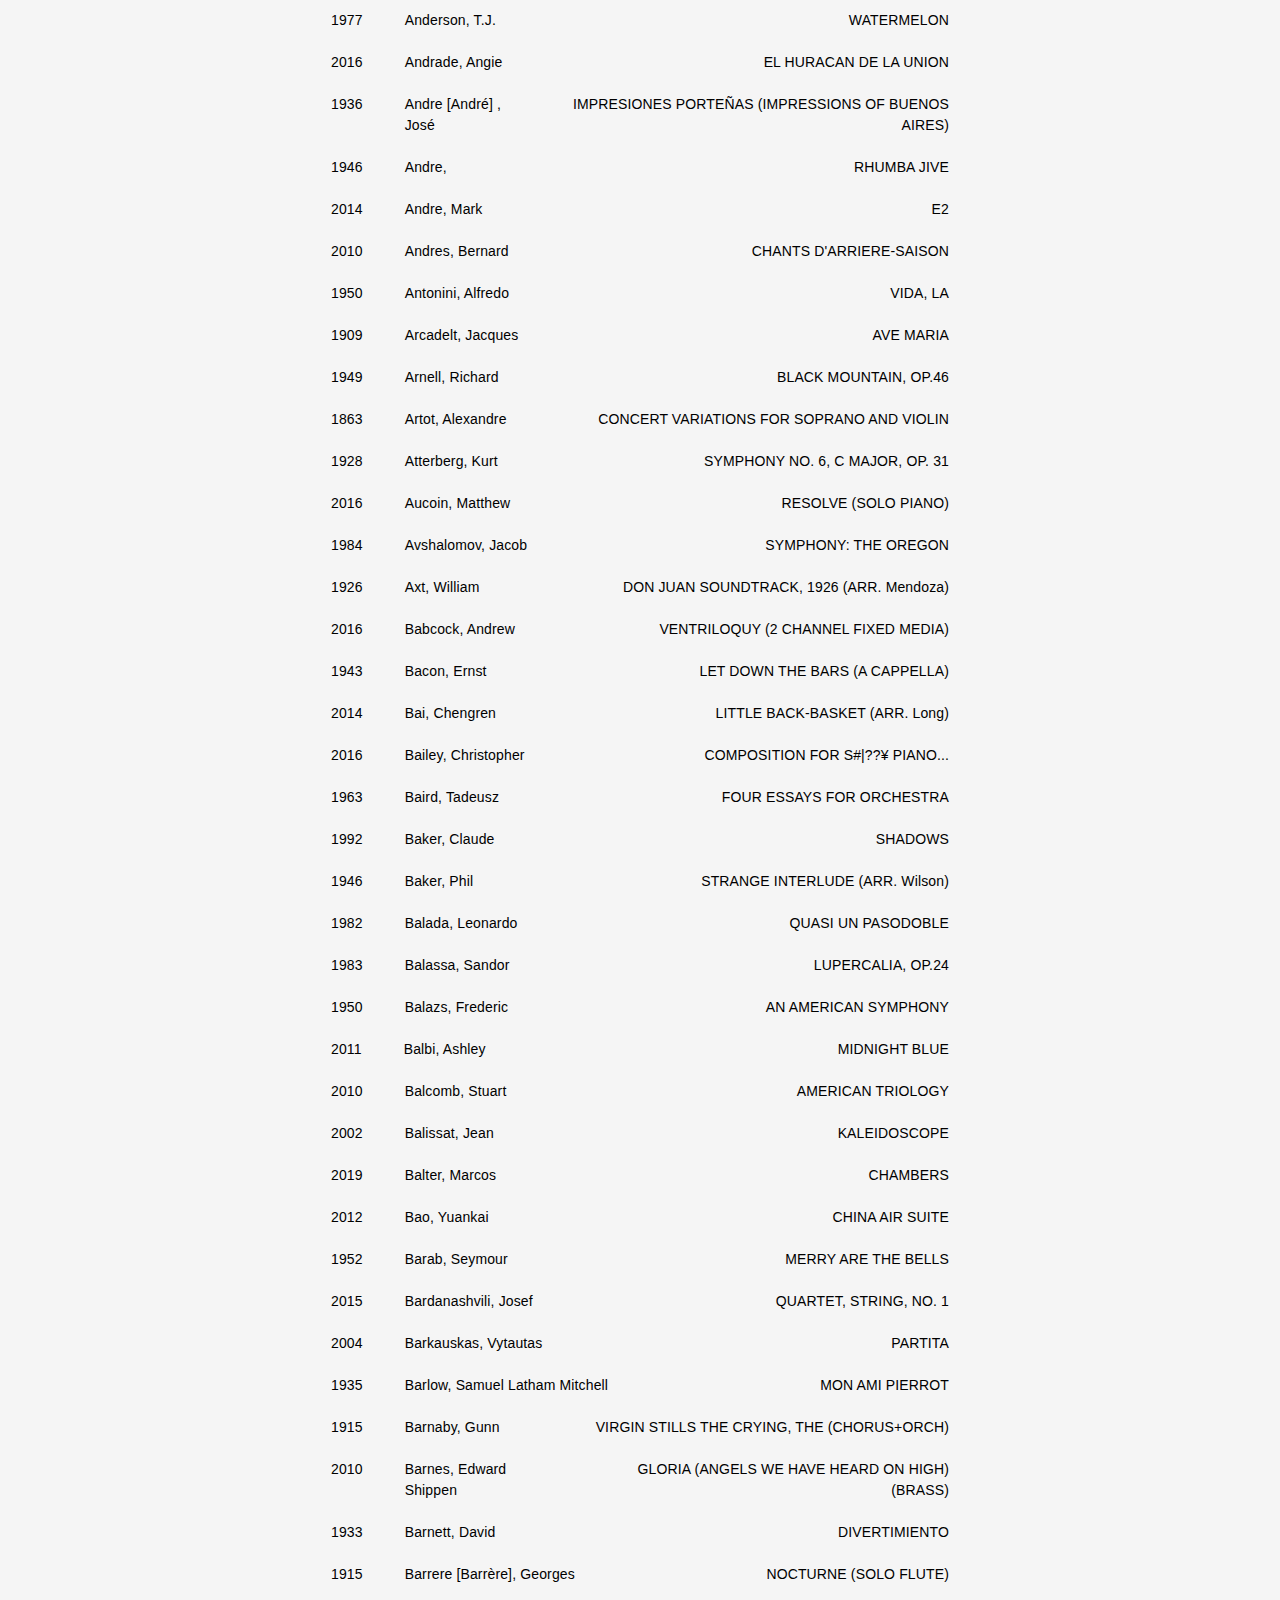
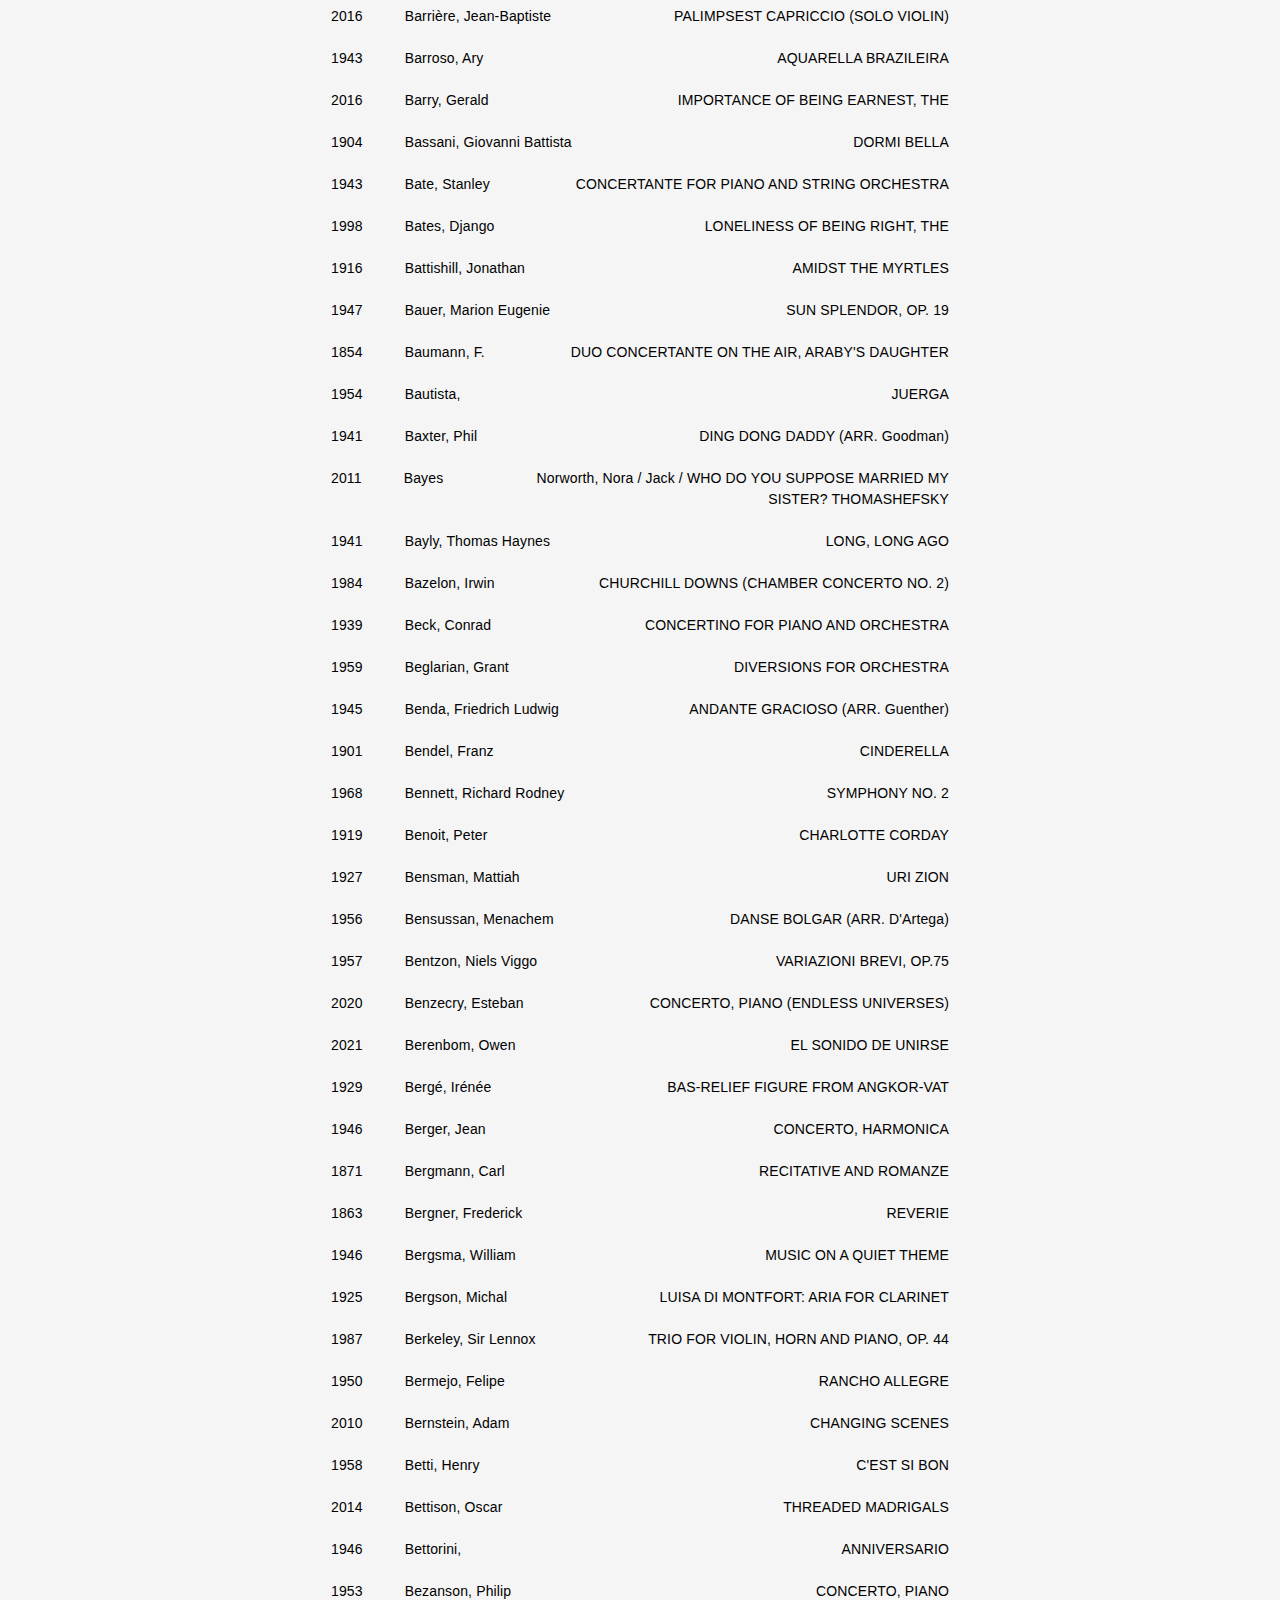
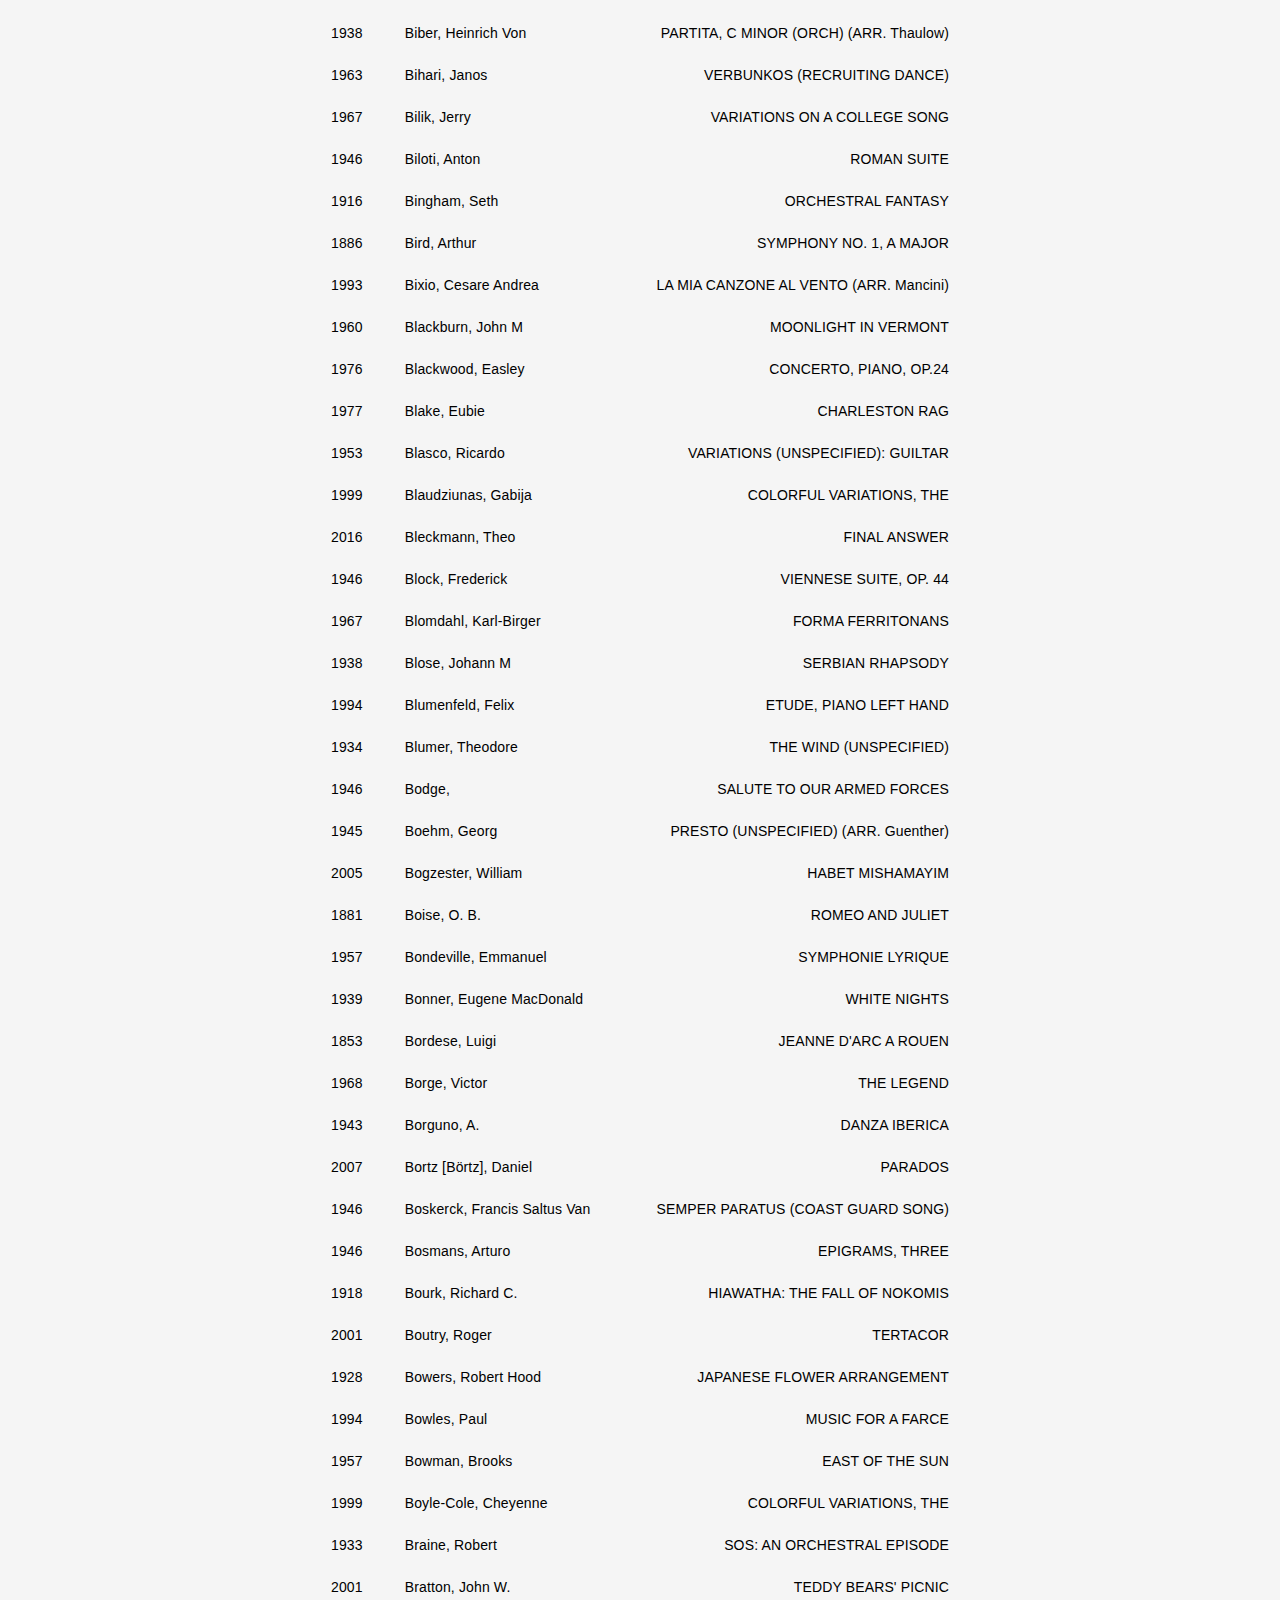
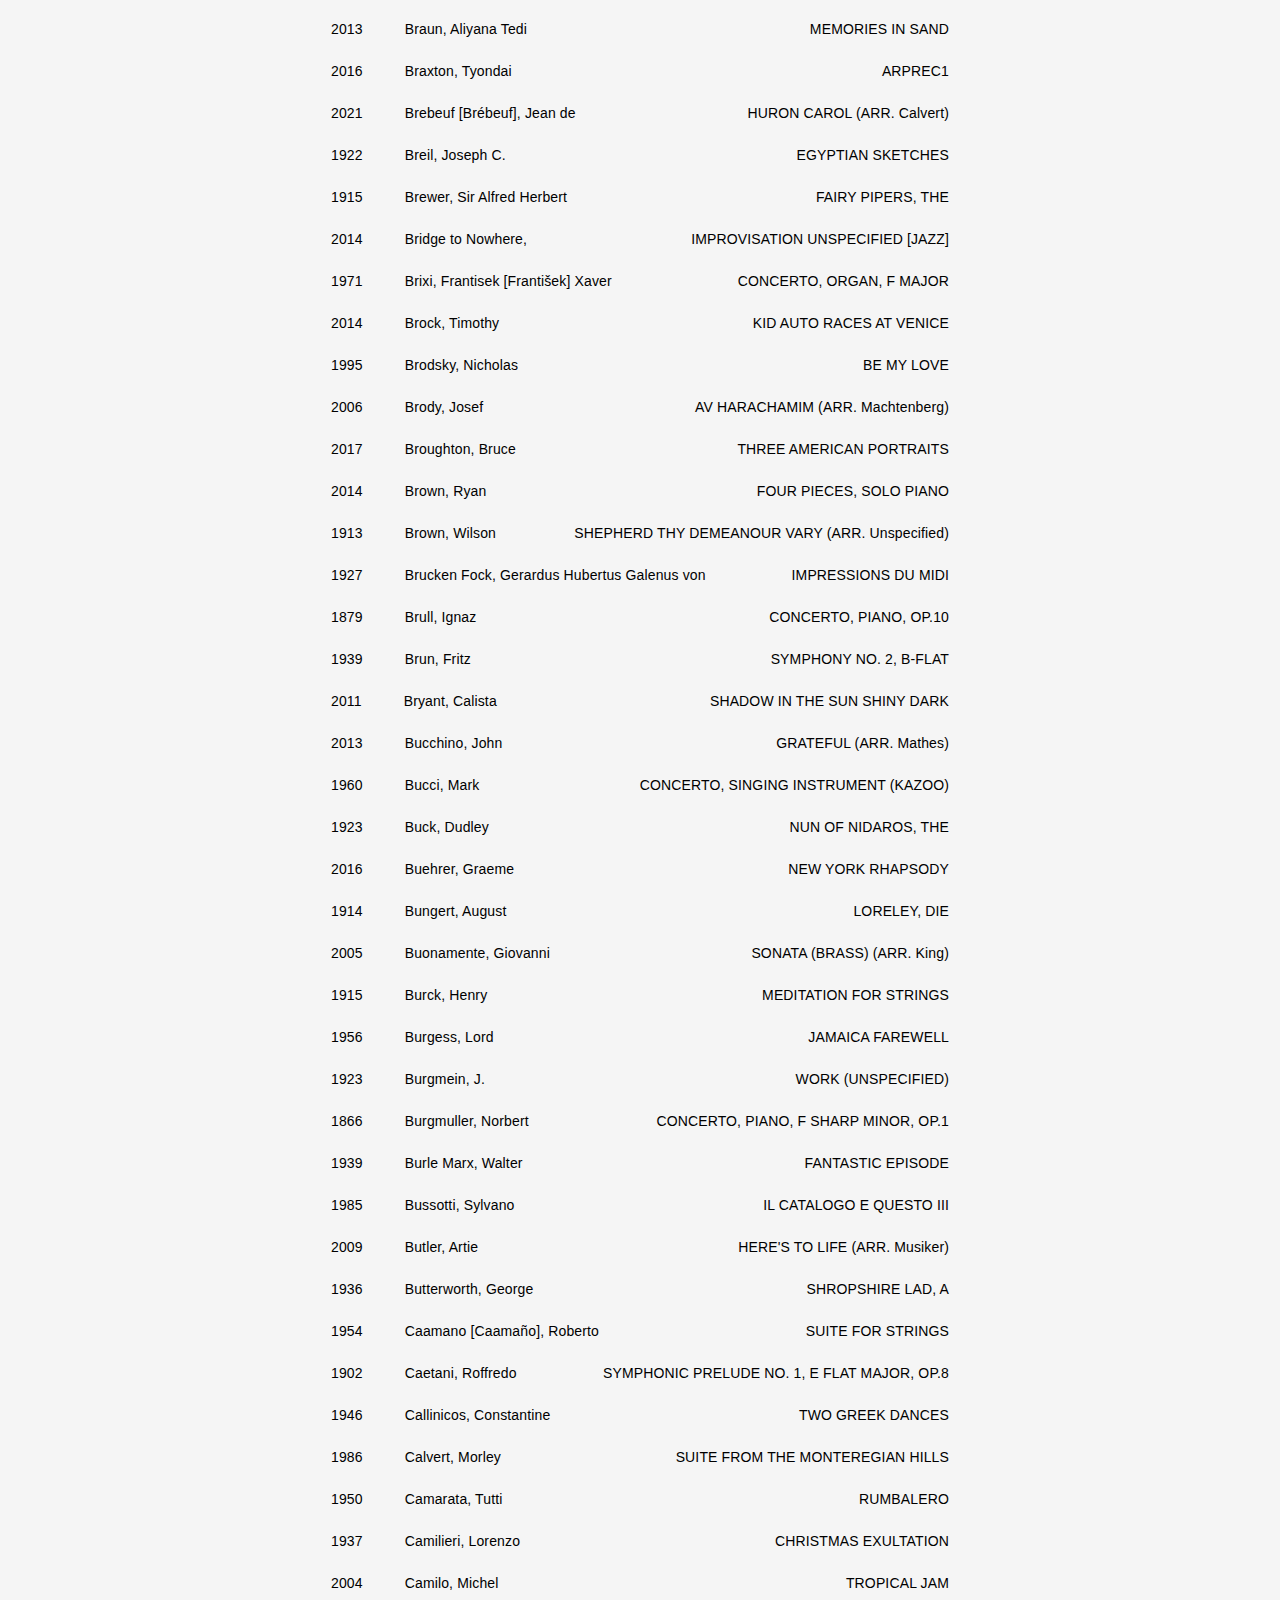
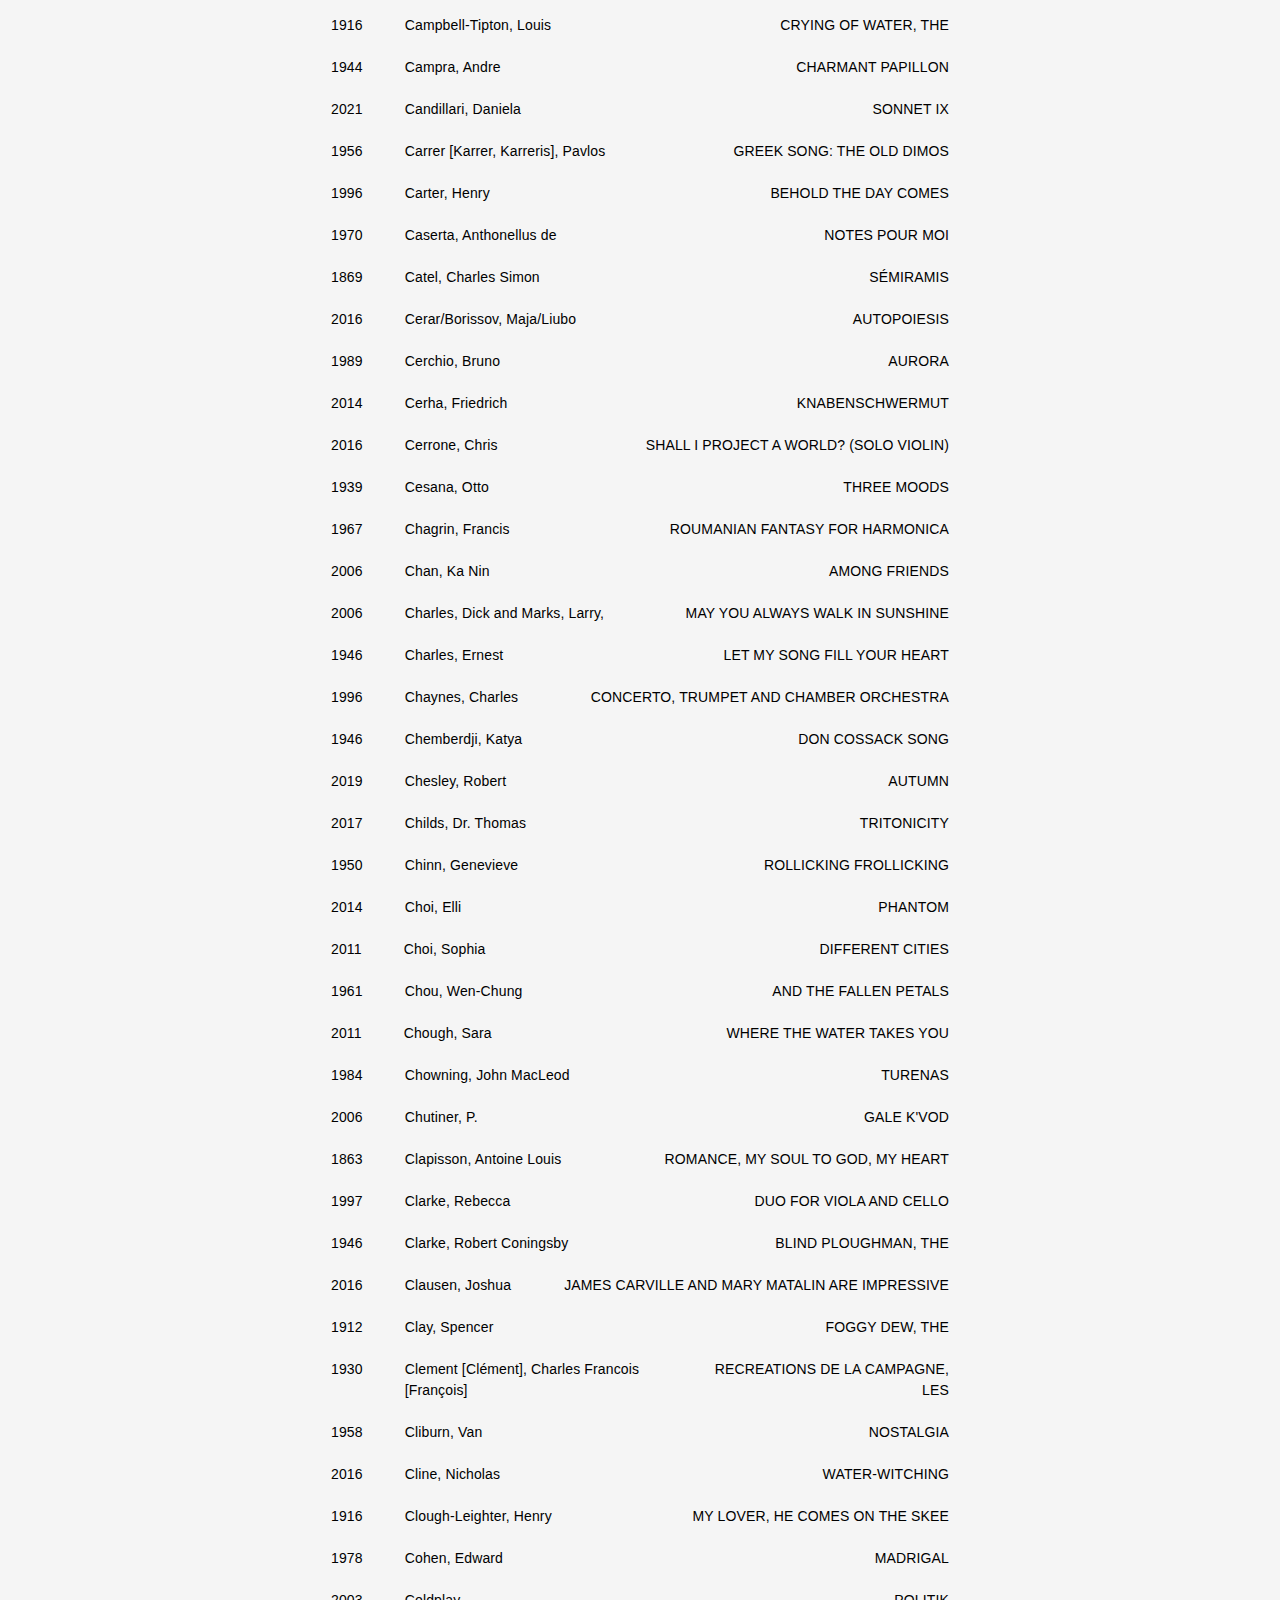
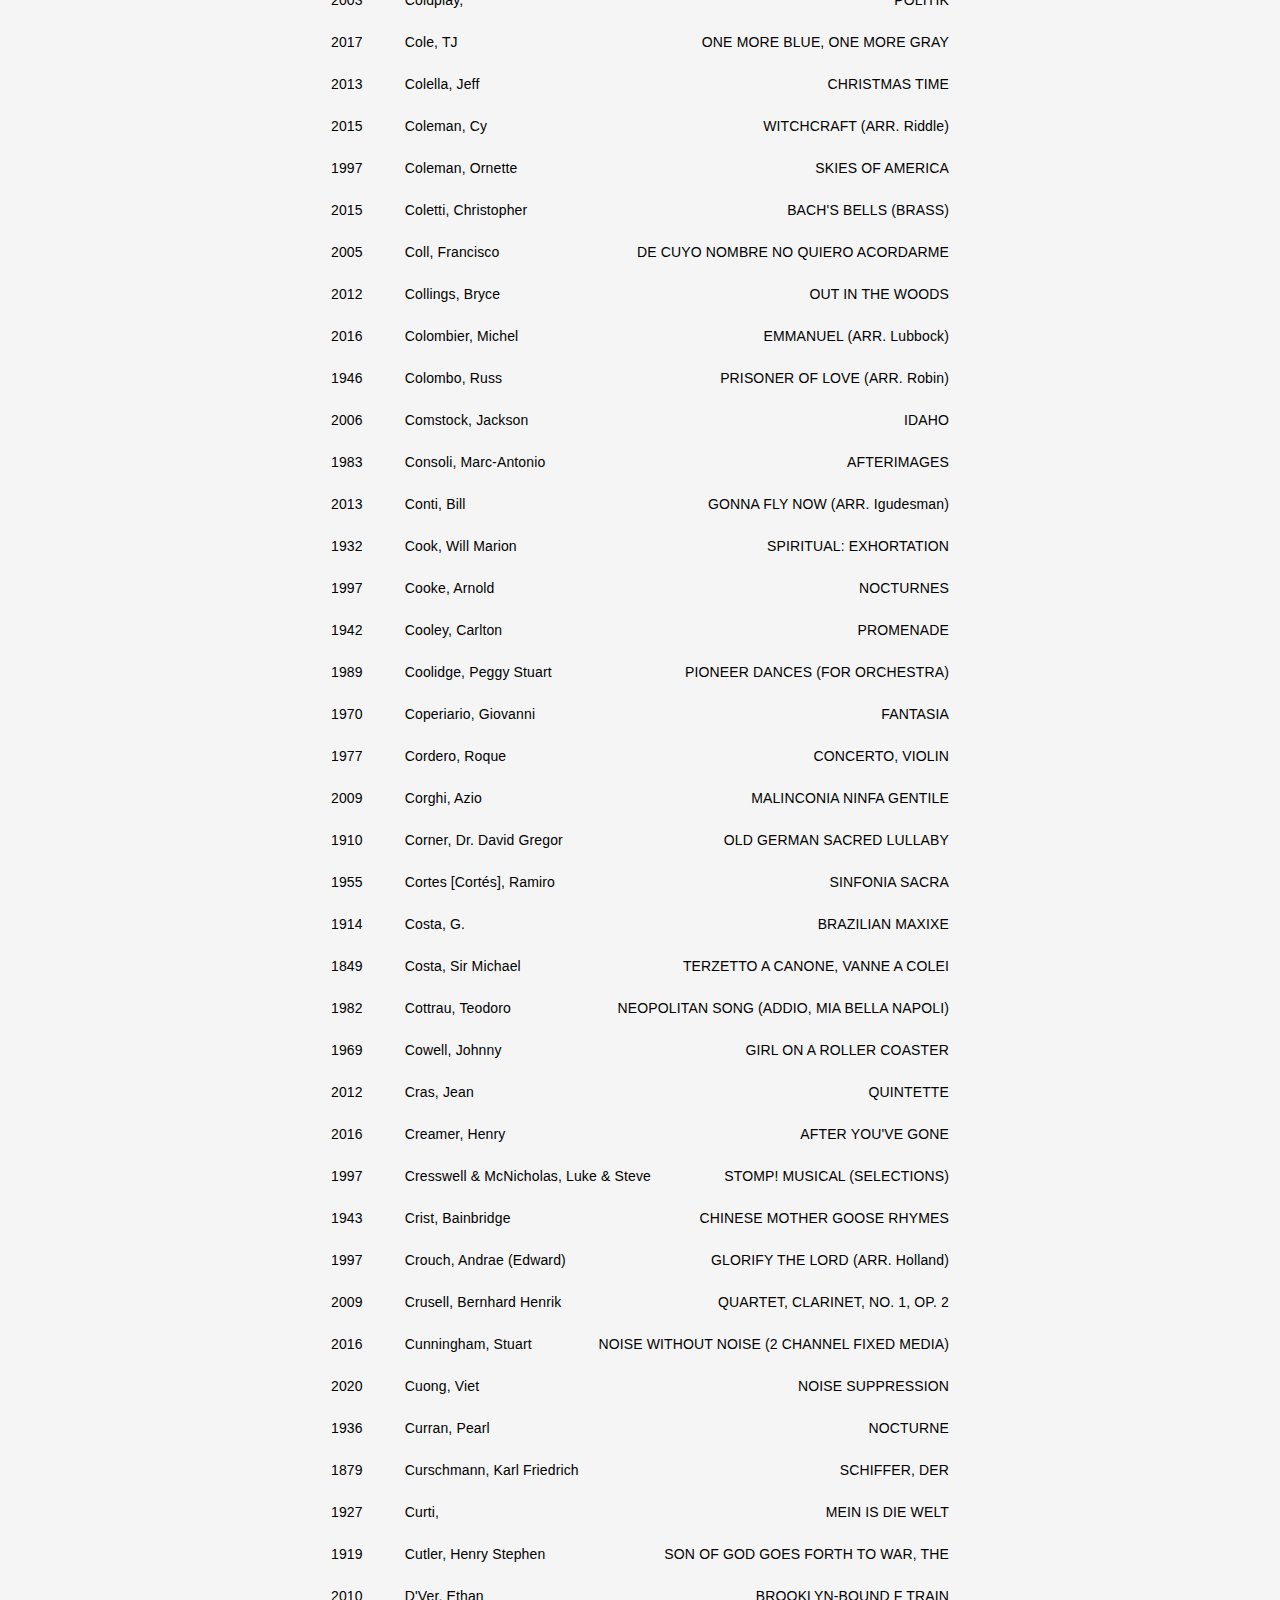
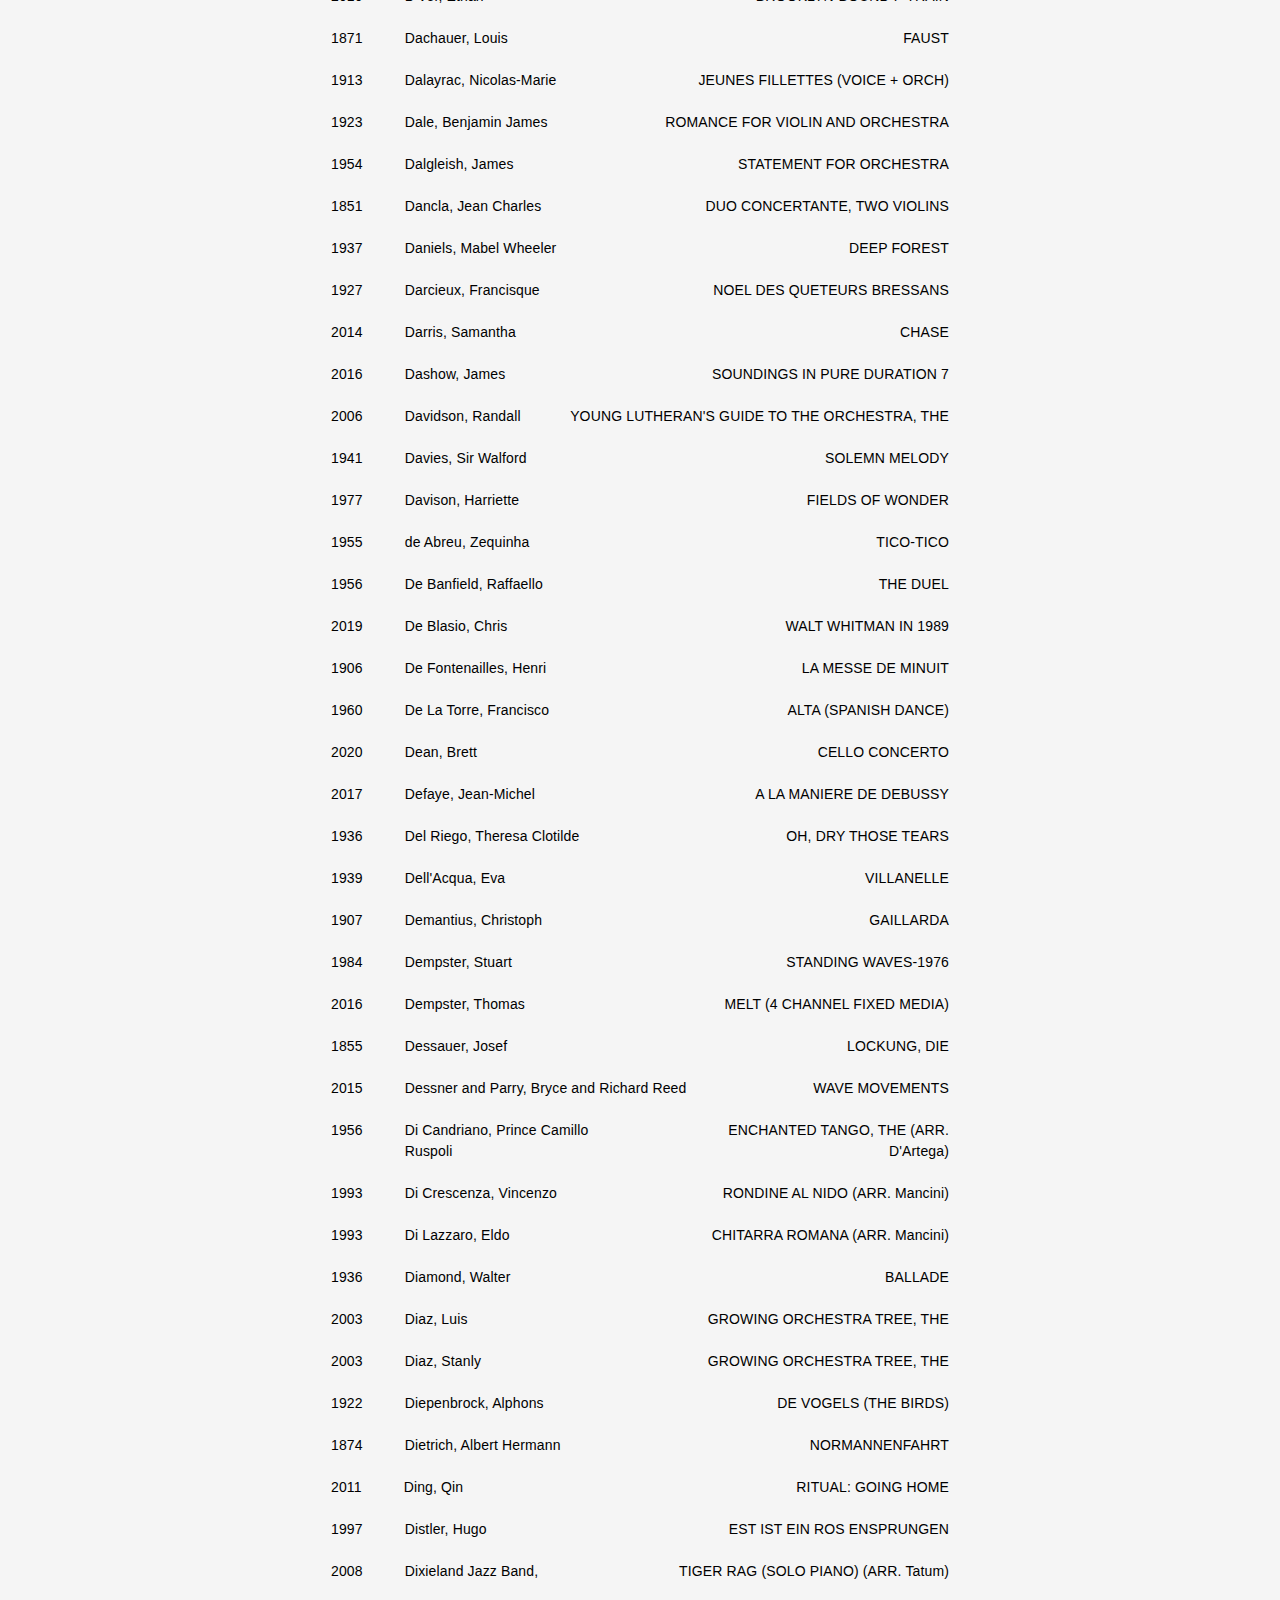
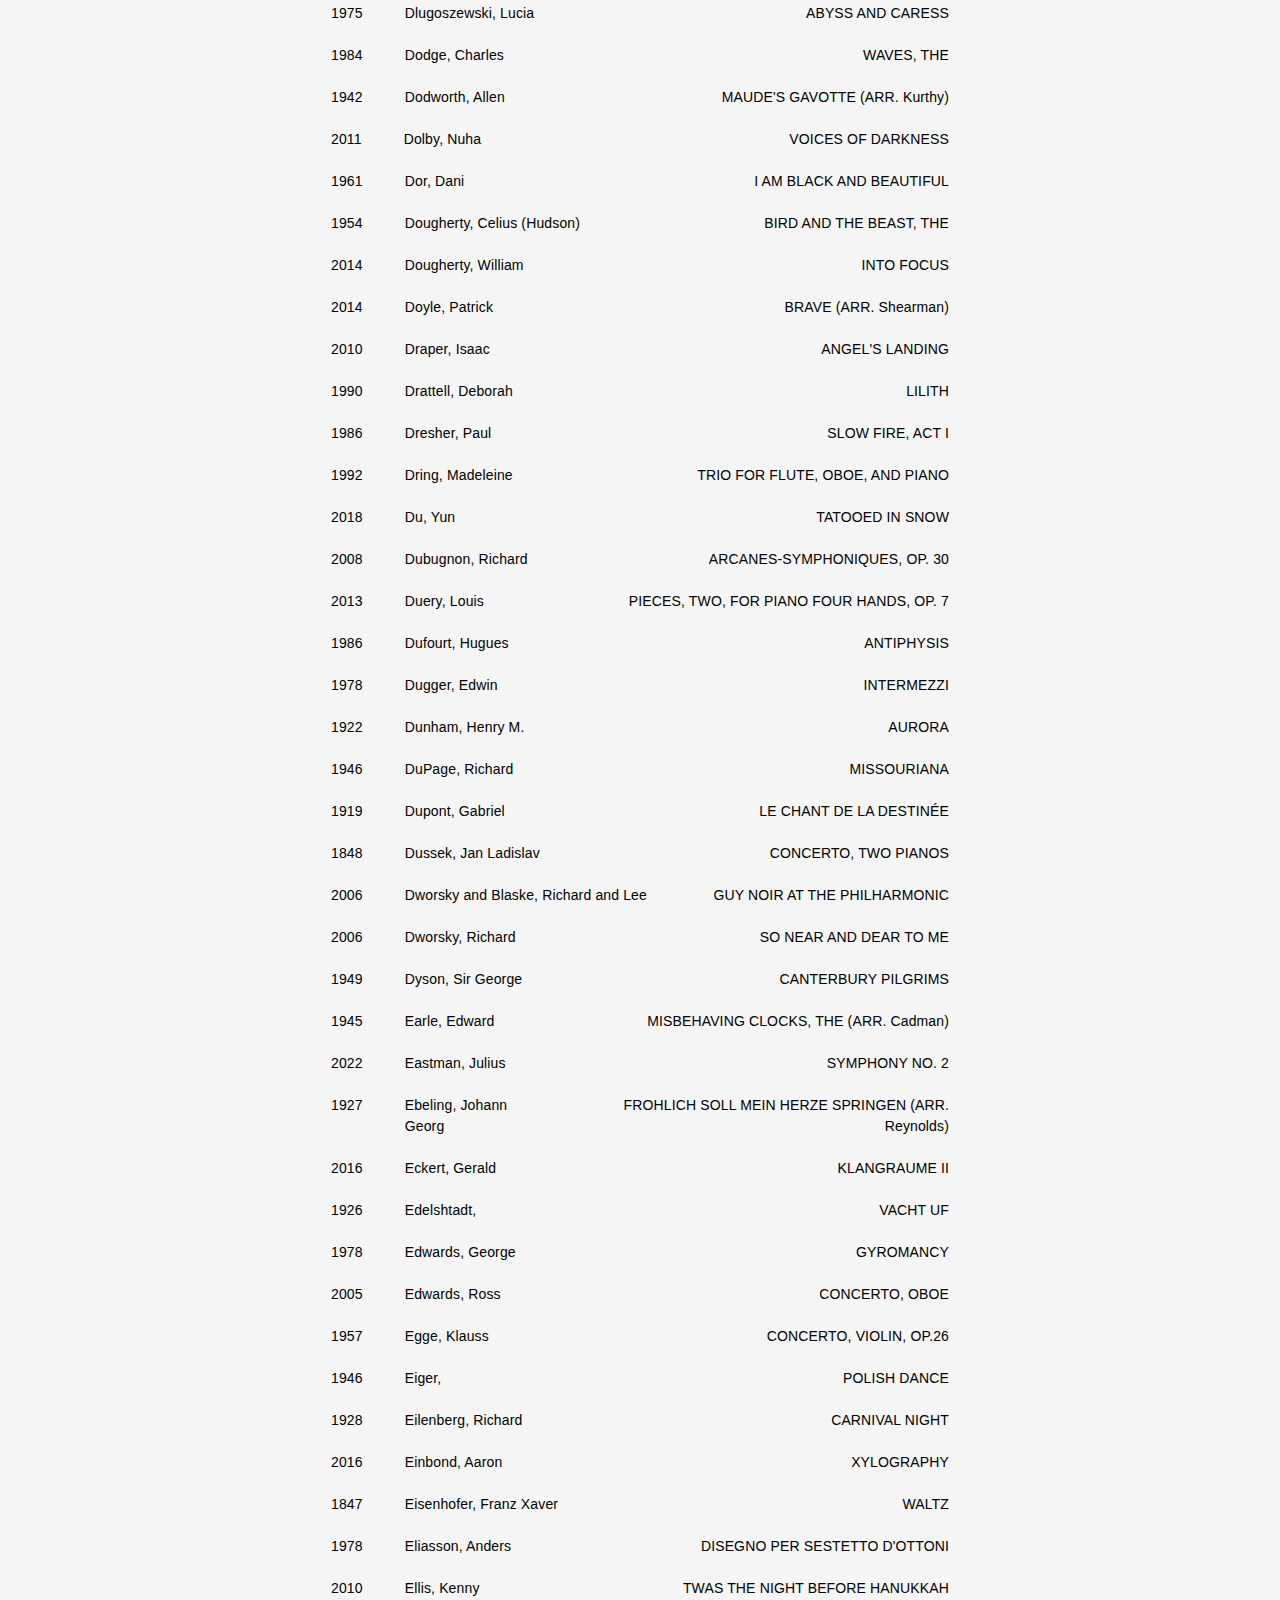
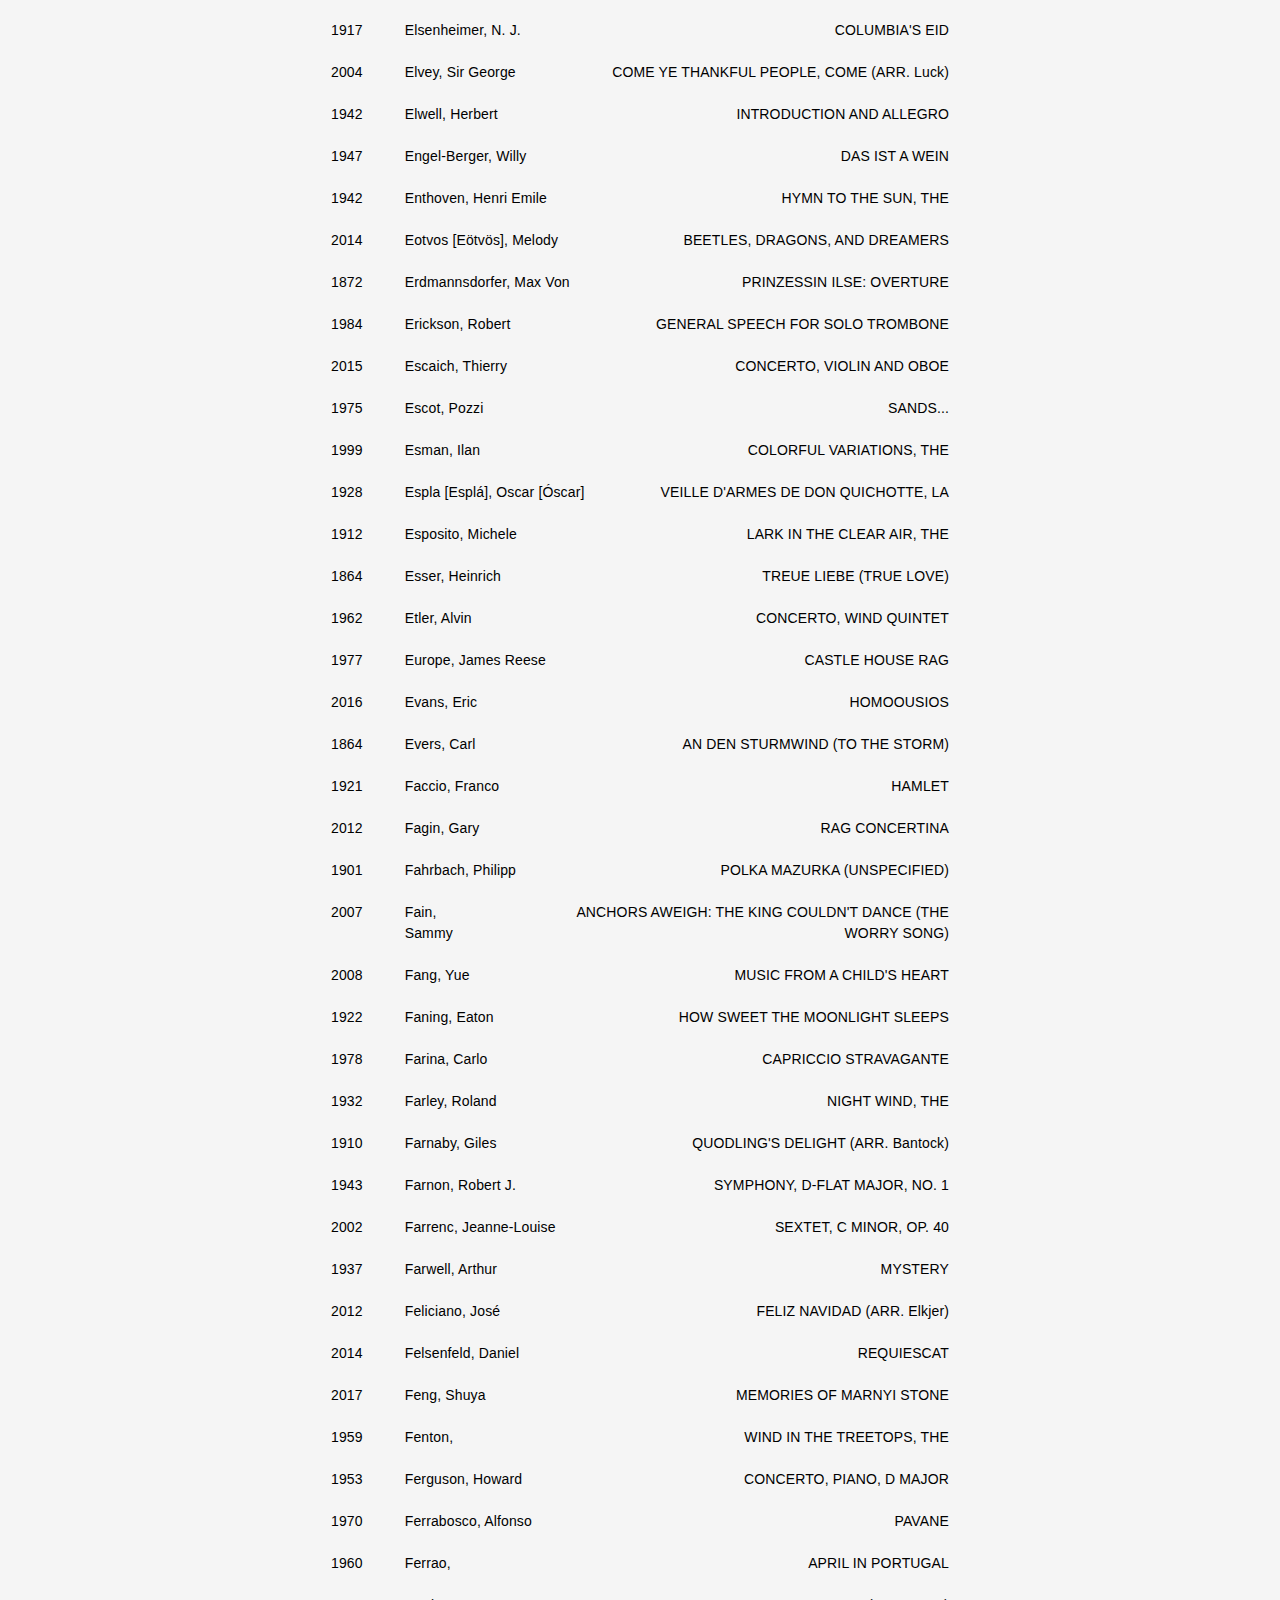
<file: one-hit-wonders/index.html>
<!DOCTYPE html>
<html lang="en">
    <head>
        <meta http-equiv="Content-Type" content="text/html; charset=UTF-8" />
        <meta http-equiv="X-UA-Compatible" content="IE=edge" />
        <meta name="viewport" content="width=device-width, initial-scale=1" />
        <meta name="robots" content="index,follow" />
        <meta name="googlebot" content="index,follow" />
        <meta name="description" content="" />
        <meta property="og:url" content="" />
        <meta property="og:title" content="one hit wonders" />
        <meta property="og:description" content="frequency of work by composer" />
        <meta name="theme-color" content="#fff">
        <title>one hit wonders</title>
        <link rel="stylesheet" type="text/css" href="./../client/main.css" />
        <link rel="stylesheet" type="text/css" href="./styles.css" />
        <!-- <link rel="icon" href="favicon.ico" /> -->

        <script>
            const state = {
                composers: [],
                works: {},
                sort: {
                    value: 'composer',
                    direction: 'descending'
                },
                start: 9999,
                end: 0,
            }
            window.onload = () => {
                getData()
            }

            function getData() {
                fetch(`./../data/works-by-composer.json`)
                    .then(res => res.json())
                    .then(works => {
                        state.works = works;
                        fetch(`./../data/composer-years.json`)
                            .then(res => res.json())
                            .then(composers => {
                                state.composers = composers
                                setDateDropdowns()
                                updatePage()
                            })
                            .catch(() => {
                                state.composers = []
                                updatePage()
                            })
                    })
            }

            function setDateDropdowns() {
                const start = document.getElementById('select-start')
                const end = document.getElementById('select-end')

                let option = document.createElement('option')
                option.value = ''
                option.innerHTML = 'Select start'
                option.disabled = true
                start.append(option)

                option = document.createElement('option')
                option.value = ''
                option.innerHTML = 'Select end'
                option.disabled = true
                end.append(option)

                Object.keys(state.composers['Beethoven, Ludwig van']).forEach(year => {
                    year = parseInt(year, 10)

                    if (year < state.start) {
                        state.start = year
                    }
                    if (year > state.end) {
                        state.end = year
                    }
                })
                
                let i = state.start;
                while (i <= state.end) {
                    option = document.createElement('option')
                    option.innerHTML = i;
                    option.value = i;

                    start.append(option)
                    end.append(option.cloneNode(true))
                    i += 1
                }

                start.value = state.start;
                end.value = state.end;
            }

            function updateRange(key, value) {
                state[key] = parseInt(value, 10);

                updatePage();
            }

            function updateSort(key, value) {
                state.sort[key] = value

                updatePage()
            }

            function sumOfSeasons(composerName) {
                let total = 0;
                Object.keys(state.composers[composerName]).forEach(year => {
                    // year = parseInt(year, 10)
                    // if (year >= state.start && year <= state.end) {
                        total += state.composers[composerName][year]
                    // }
                })

                return total
            }

            function updatePage() {
                const container = document.querySelector('#composers-container')
                container.innerHTML = '';
                let count = 0;

                if (Object.keys(state.composers).length > 0) {
                    Object.keys(state.composers).sort(function(a,b) {
                        const multiplier = (state.sort.direction === 'descending' ? -1 : 1) * (state.sort.value === 'year performed' ? -1 : 1);
                            switch(state.sort.value) {
                                case 'composer':
                                    return b.localeCompare(a) * multiplier
                                case 'work title':
                                    return state.works[b][0].localeCompare(state.works[a][0]) * multiplier
                                case 'year performed':
                                    return Object.keys(state.composers[b])[0]- Object.keys(state.composers[a])[0] * multiplier
                            }
                        })
                        .forEach(composer => {
                            const frequency = sumOfSeasons(composer);
                            const range = Object.keys(state.composers[composer])
                            if (range[0] >= state.start && range[range.length - 1] <= state.end) {
                                if (frequency === 1) {
                                    const p = document.createElement('div')
                                    p.className = 'composer-frequency-row'
                                    p.innerHTML += `<div>${range[0]}</div>`
                                    p.innerHTML += `<div>${composer}</div>`
                                    p.innerHTML += `<div>${state.works[composer][0]}</div>`
                                    
                                    container.append(p)
                                    count += 1;
                                }
                            }

                    })
                    document.querySelector('#count').innerText = count;
                } else {
                }
            }
        </script>
    </head>
    <body>
        <header>
            <h1>
                <span id="count"></span> one hit wonders
            </h1>
            <p>
                (composers with a single work included in a program)
            </p>
            <div class="subtitle">
                <h2> from </h2>
                <select id="select-start" onchange="updateRange('start', this.value)"></select>
                <h2> to </h2>
                <select id="select-end" onchange="updateRange('end', this.value)"></select>
            </div>
        </header>
        <main>
            <div class="sorting">
                <h2> sort by </h2>
                <select id="select-sort-value" 
                    value="composer"
                    onchange="updateSort('value', this.value)">
                    <option disabled value="">
                        sort by
                    </option>
                    <option value="composer">
                        composer
                    </option>
                    <option value="work title">
                        work title
                    </option>
                    <option value="year performed">
                        year performed
                    </option>
                </select>
                <select id="select-sort-direction" 
                    value="descending"
                    onchange="updateSort('direction', this.value)">
                    <option value="descending">
                        descending
                    </option>
                    <option value="ascending">
                        ascending
                    </option>
                </select>
            </div>
            <div id="composers-container">
            </div>
        </main>
    </body>
</html>
</file>
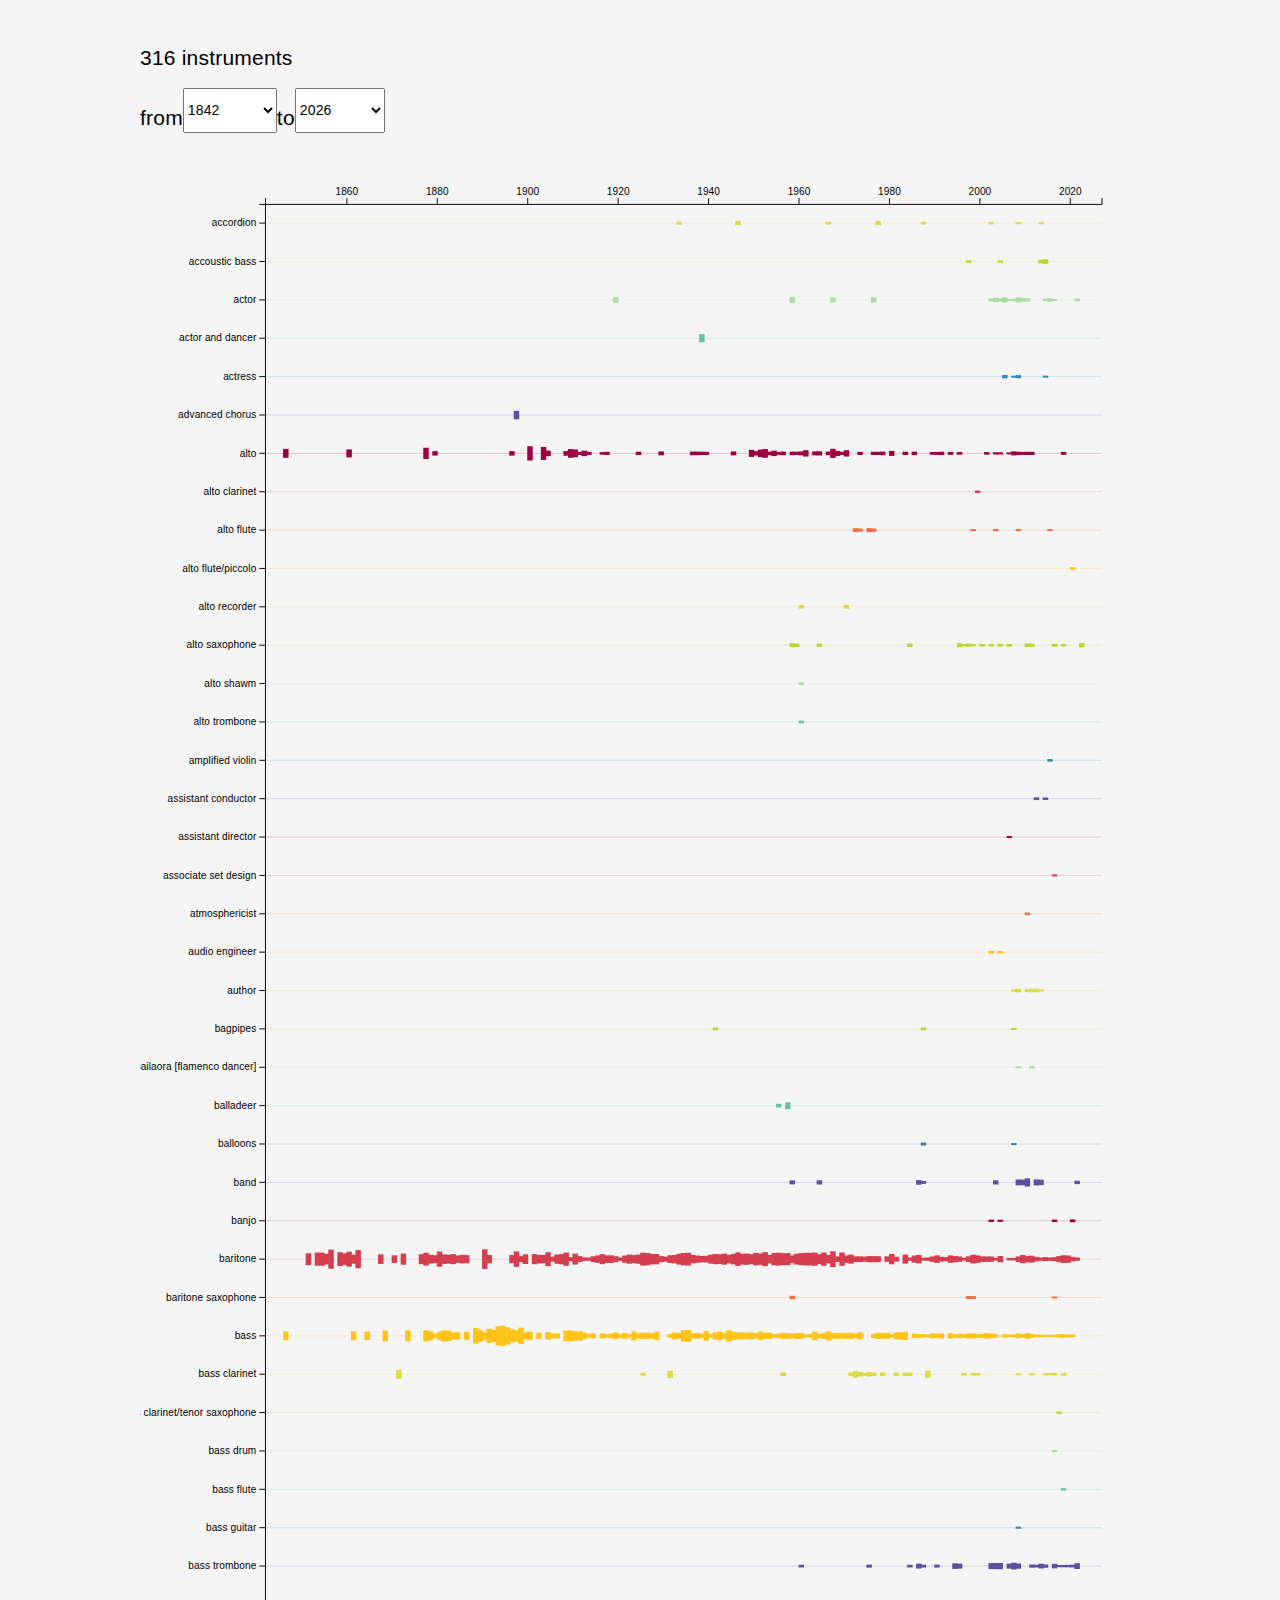
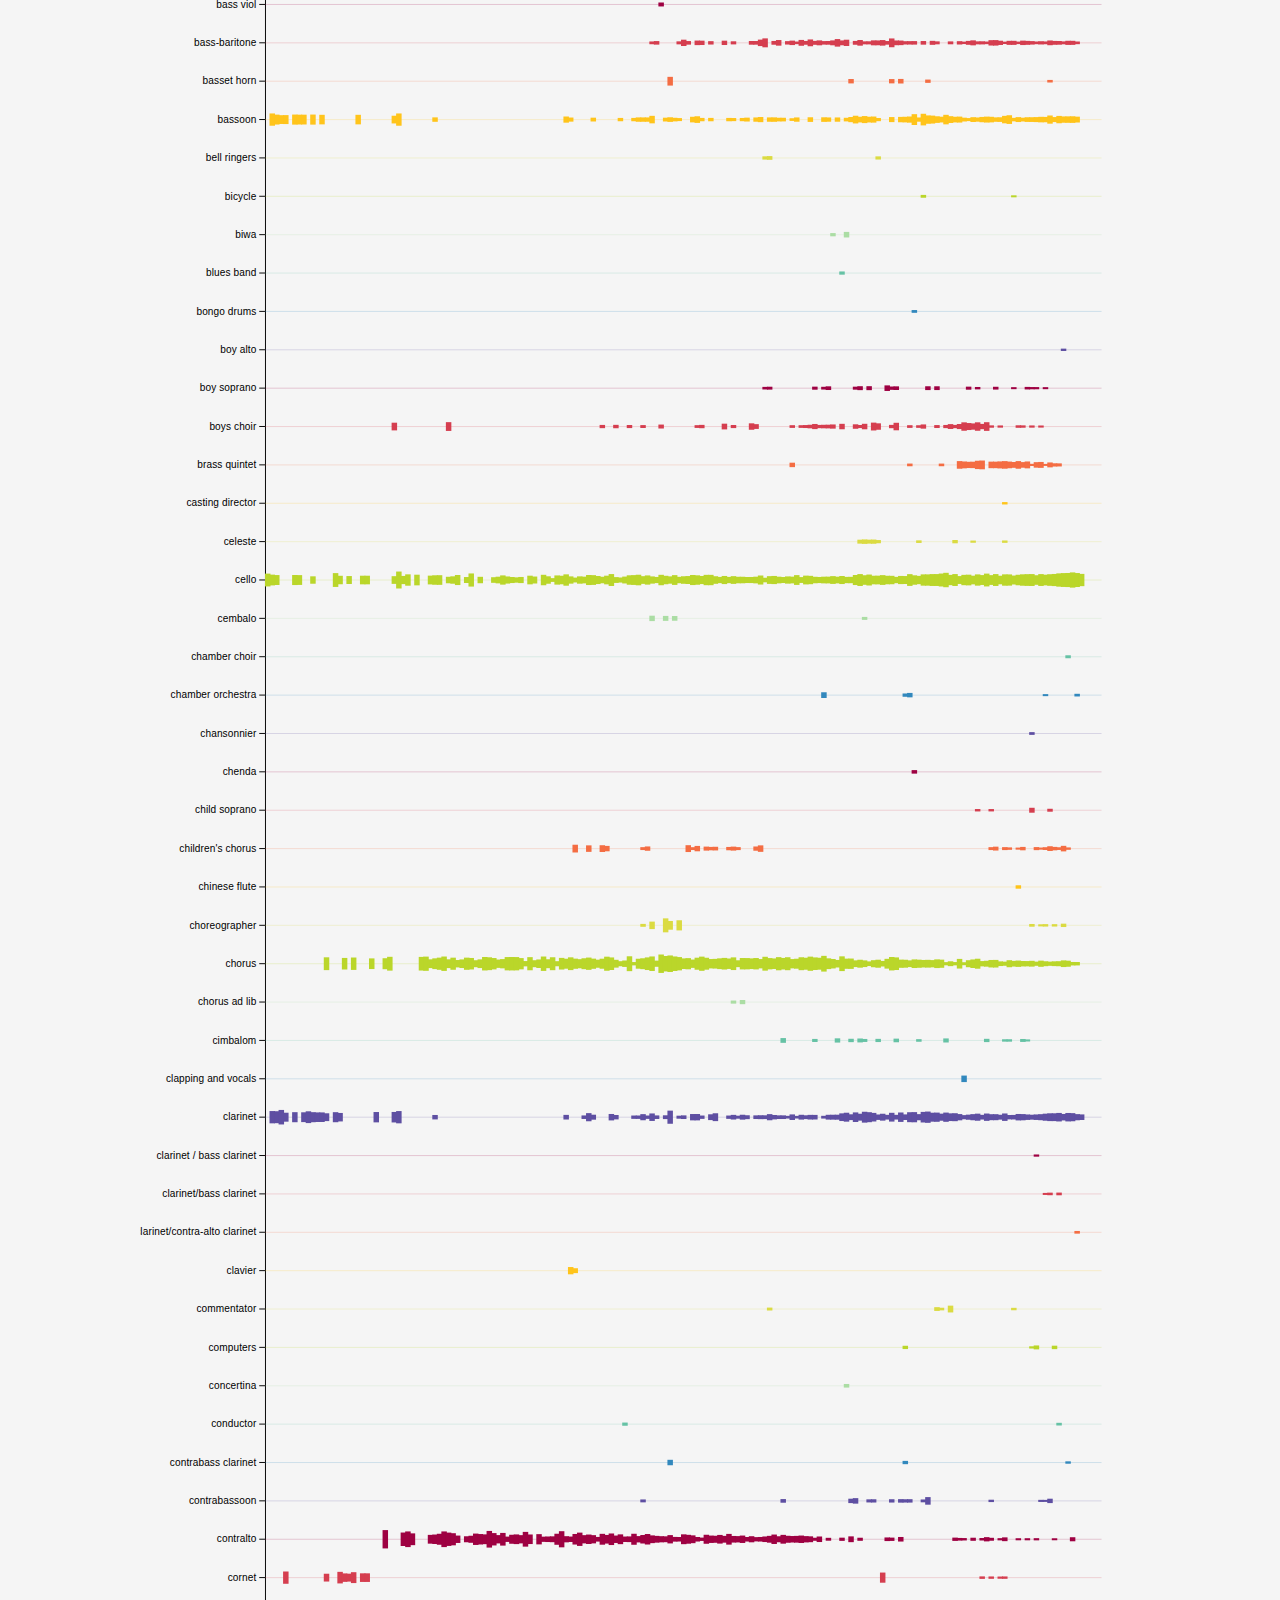
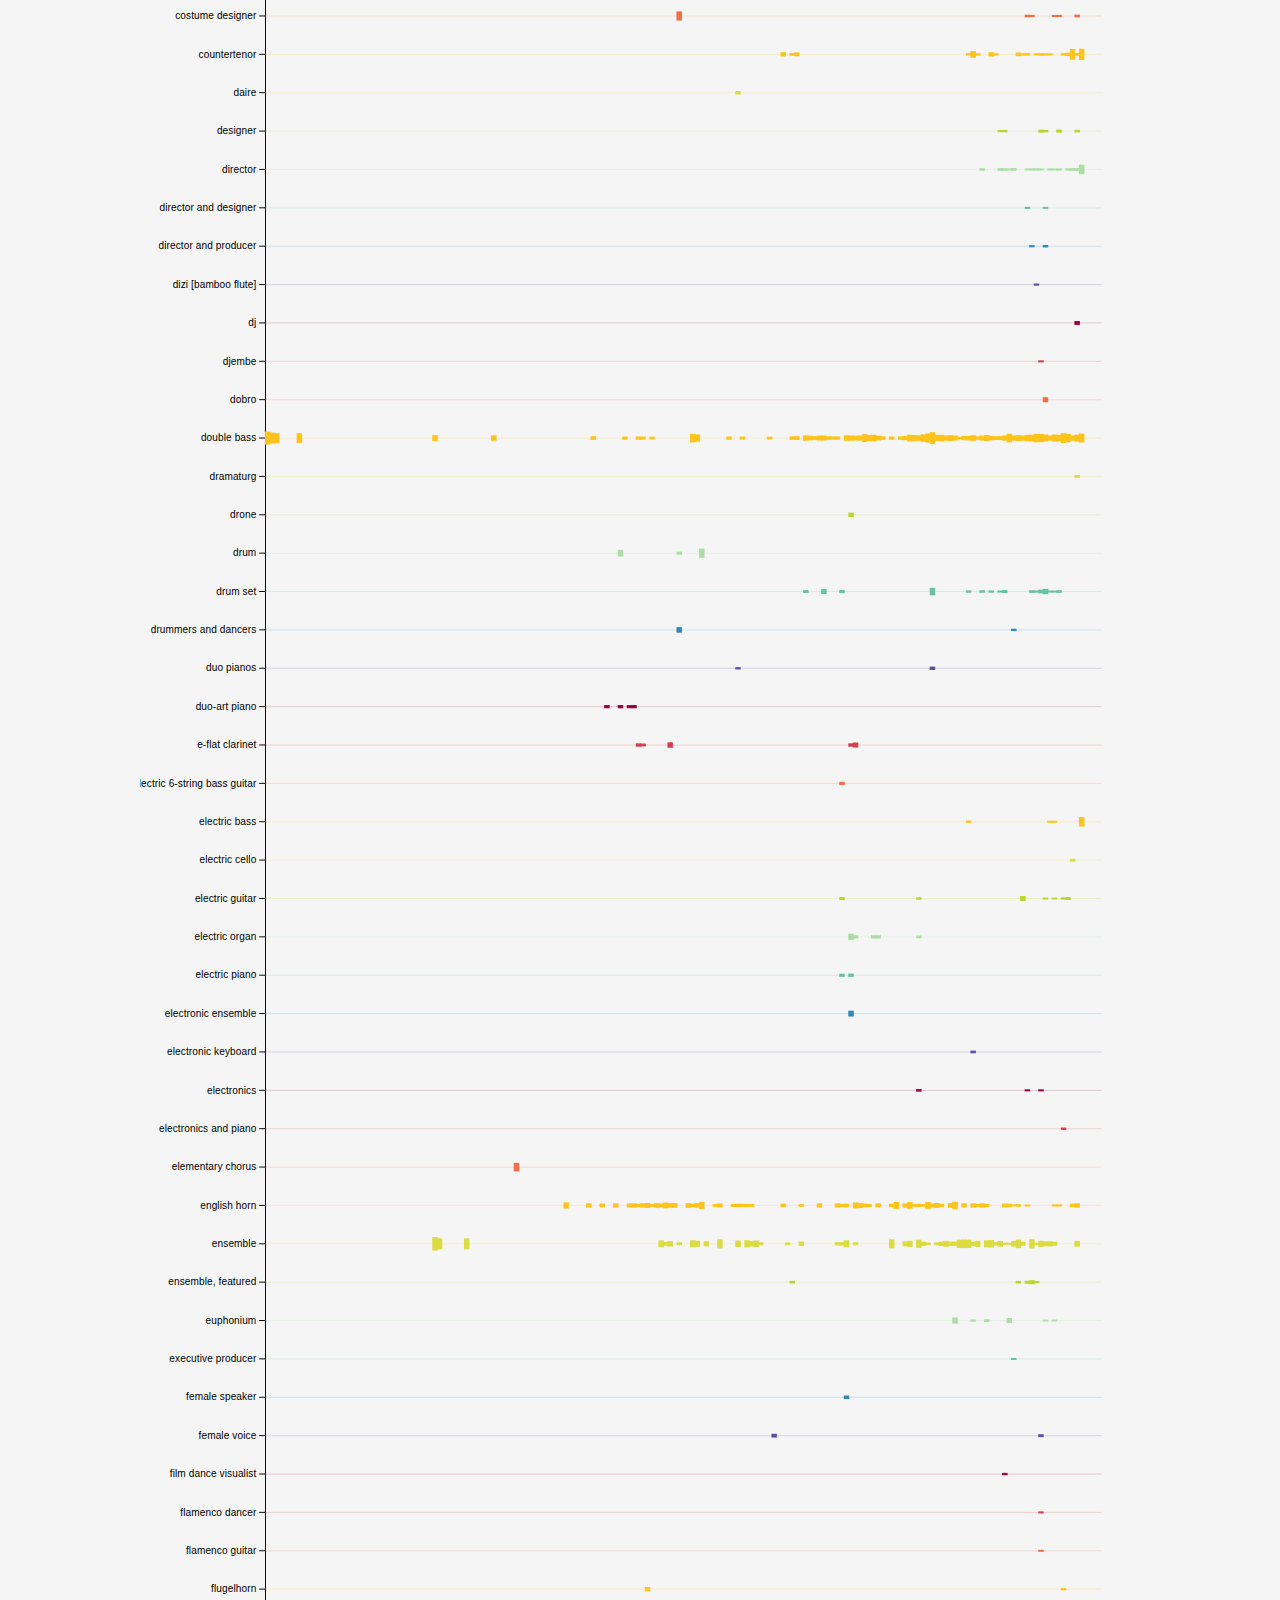
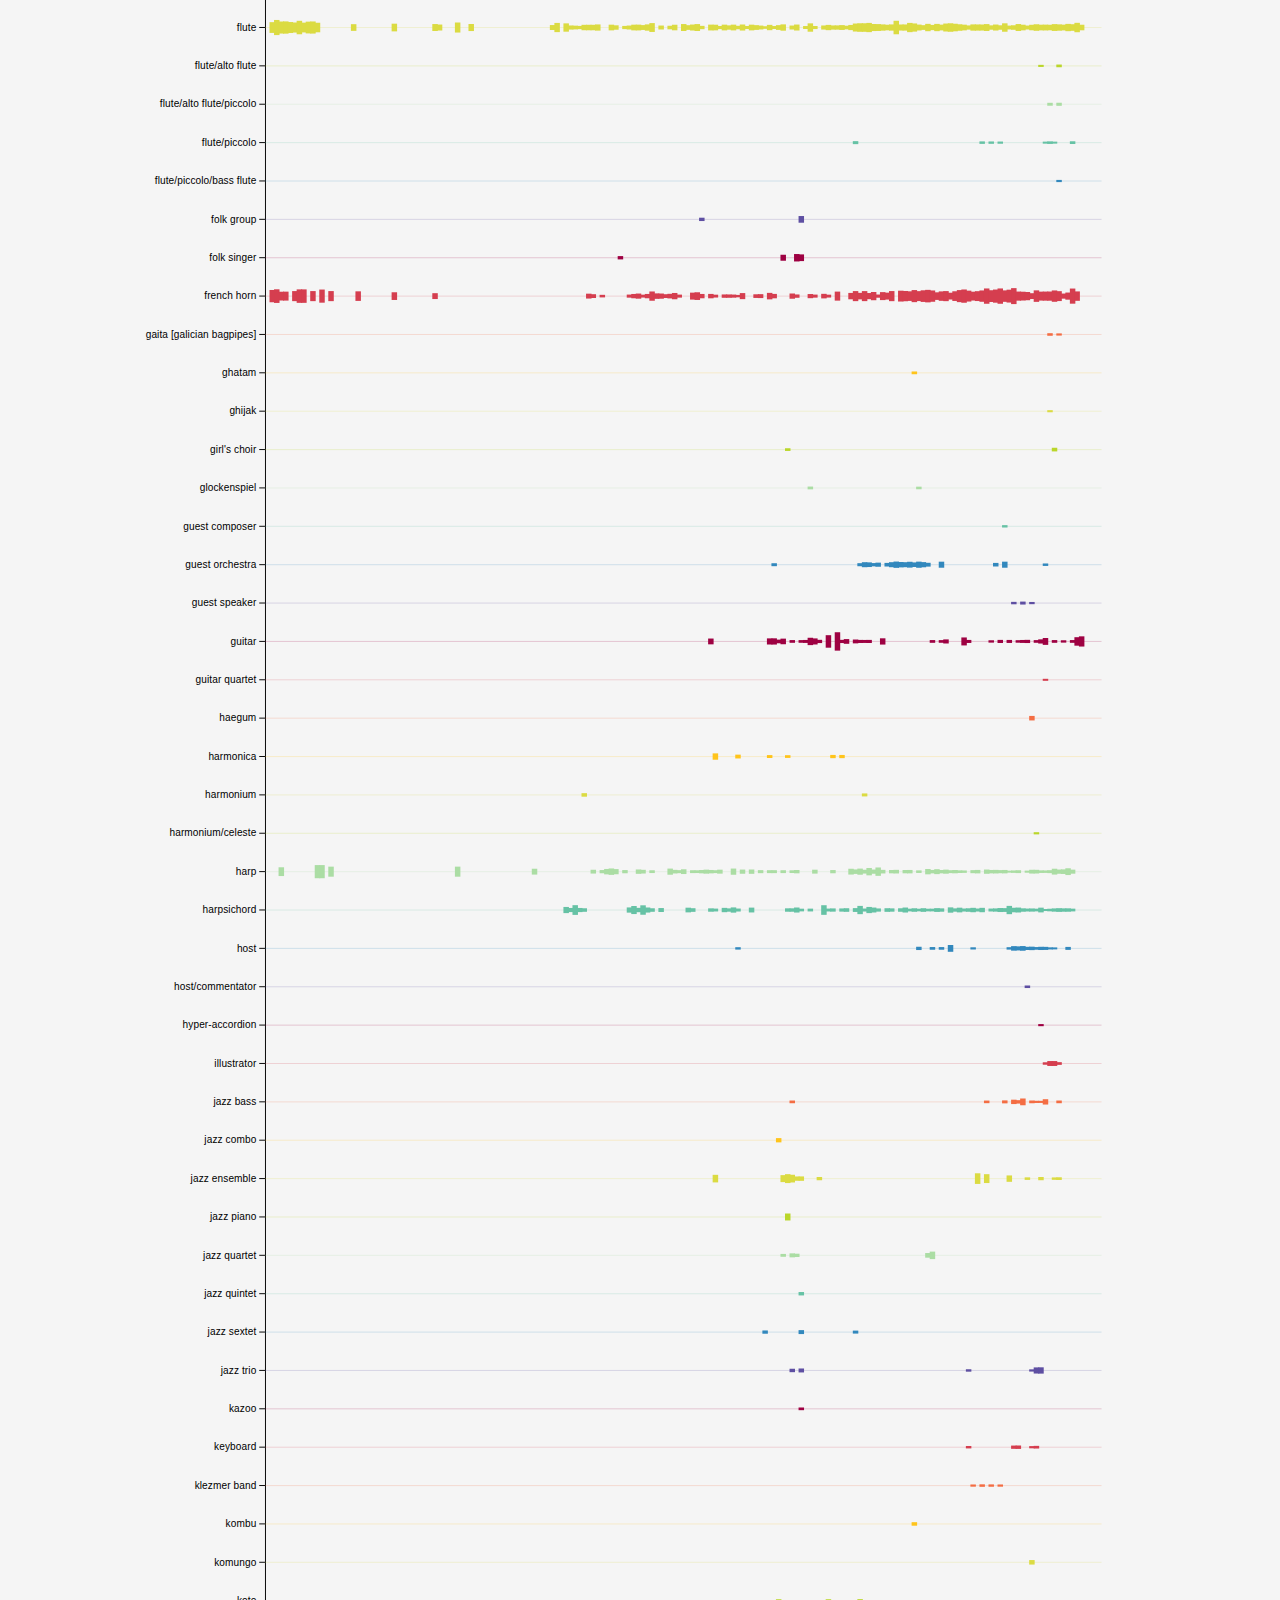
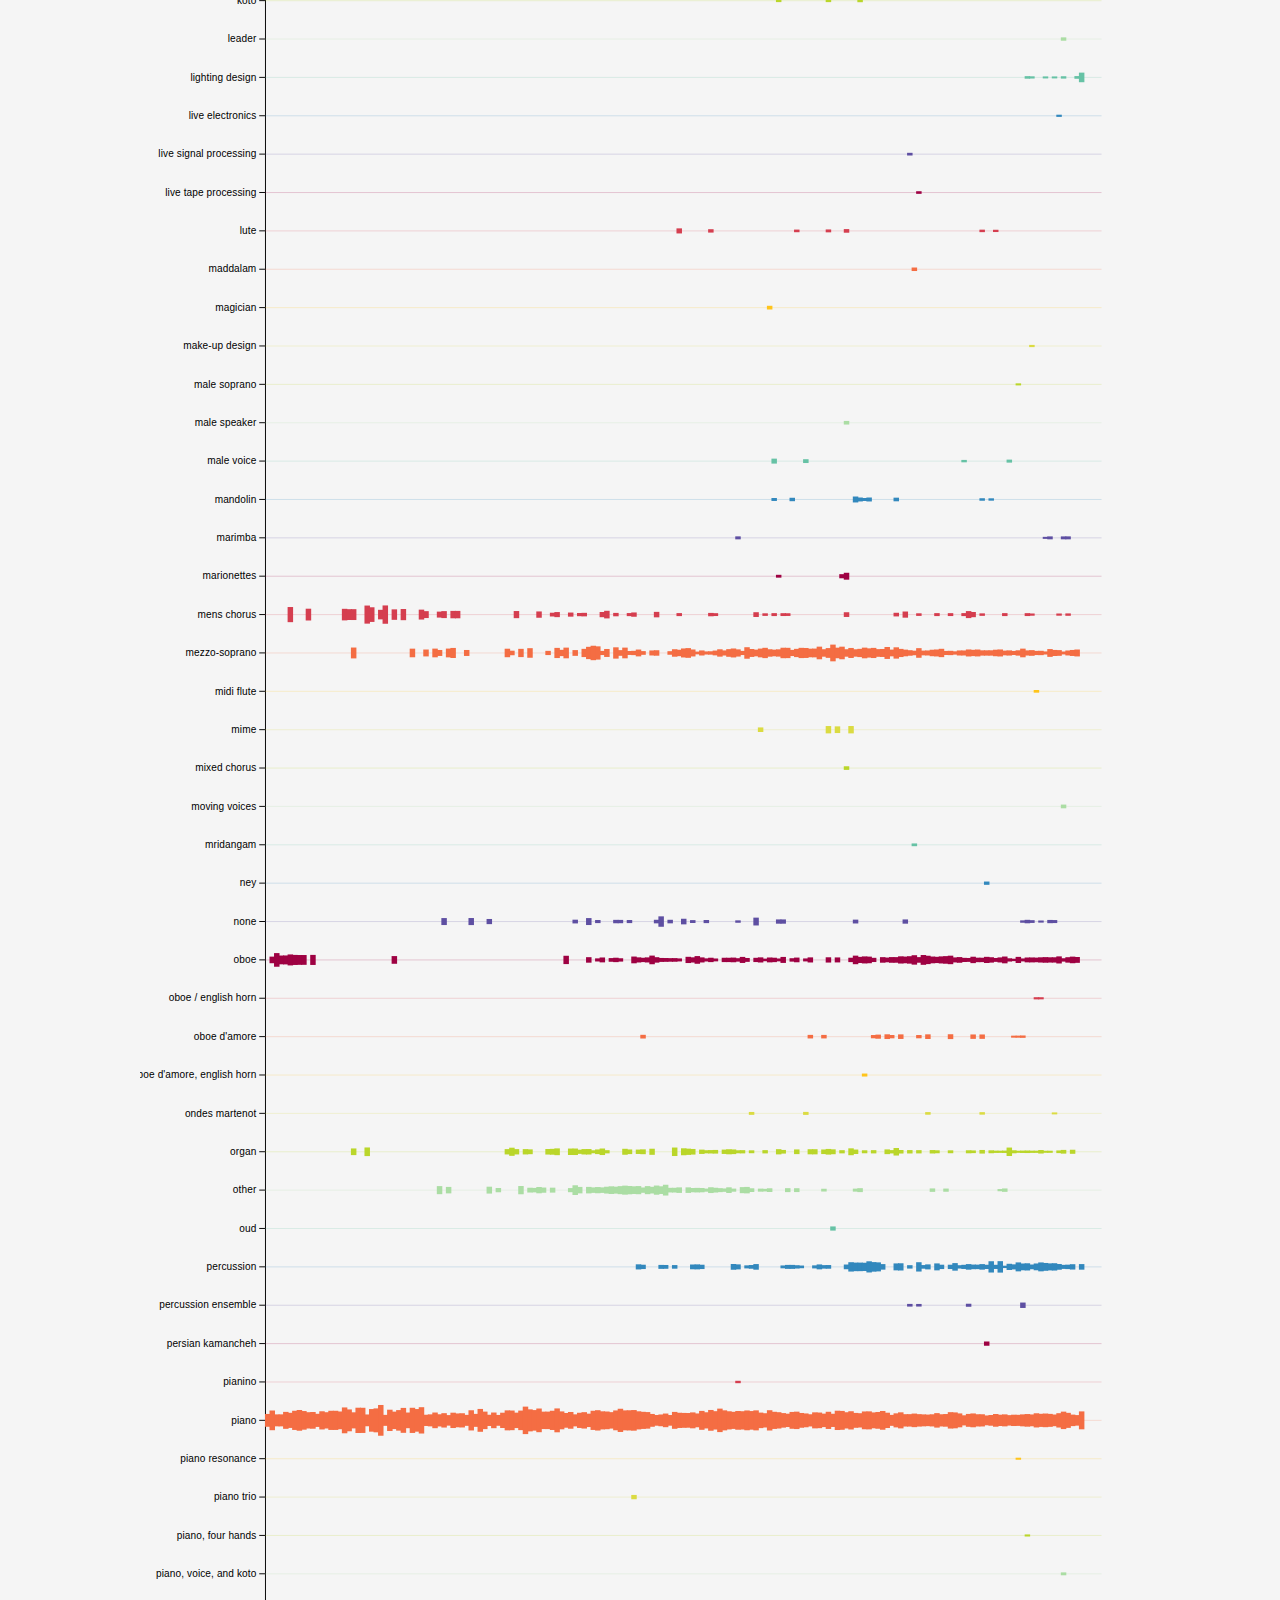
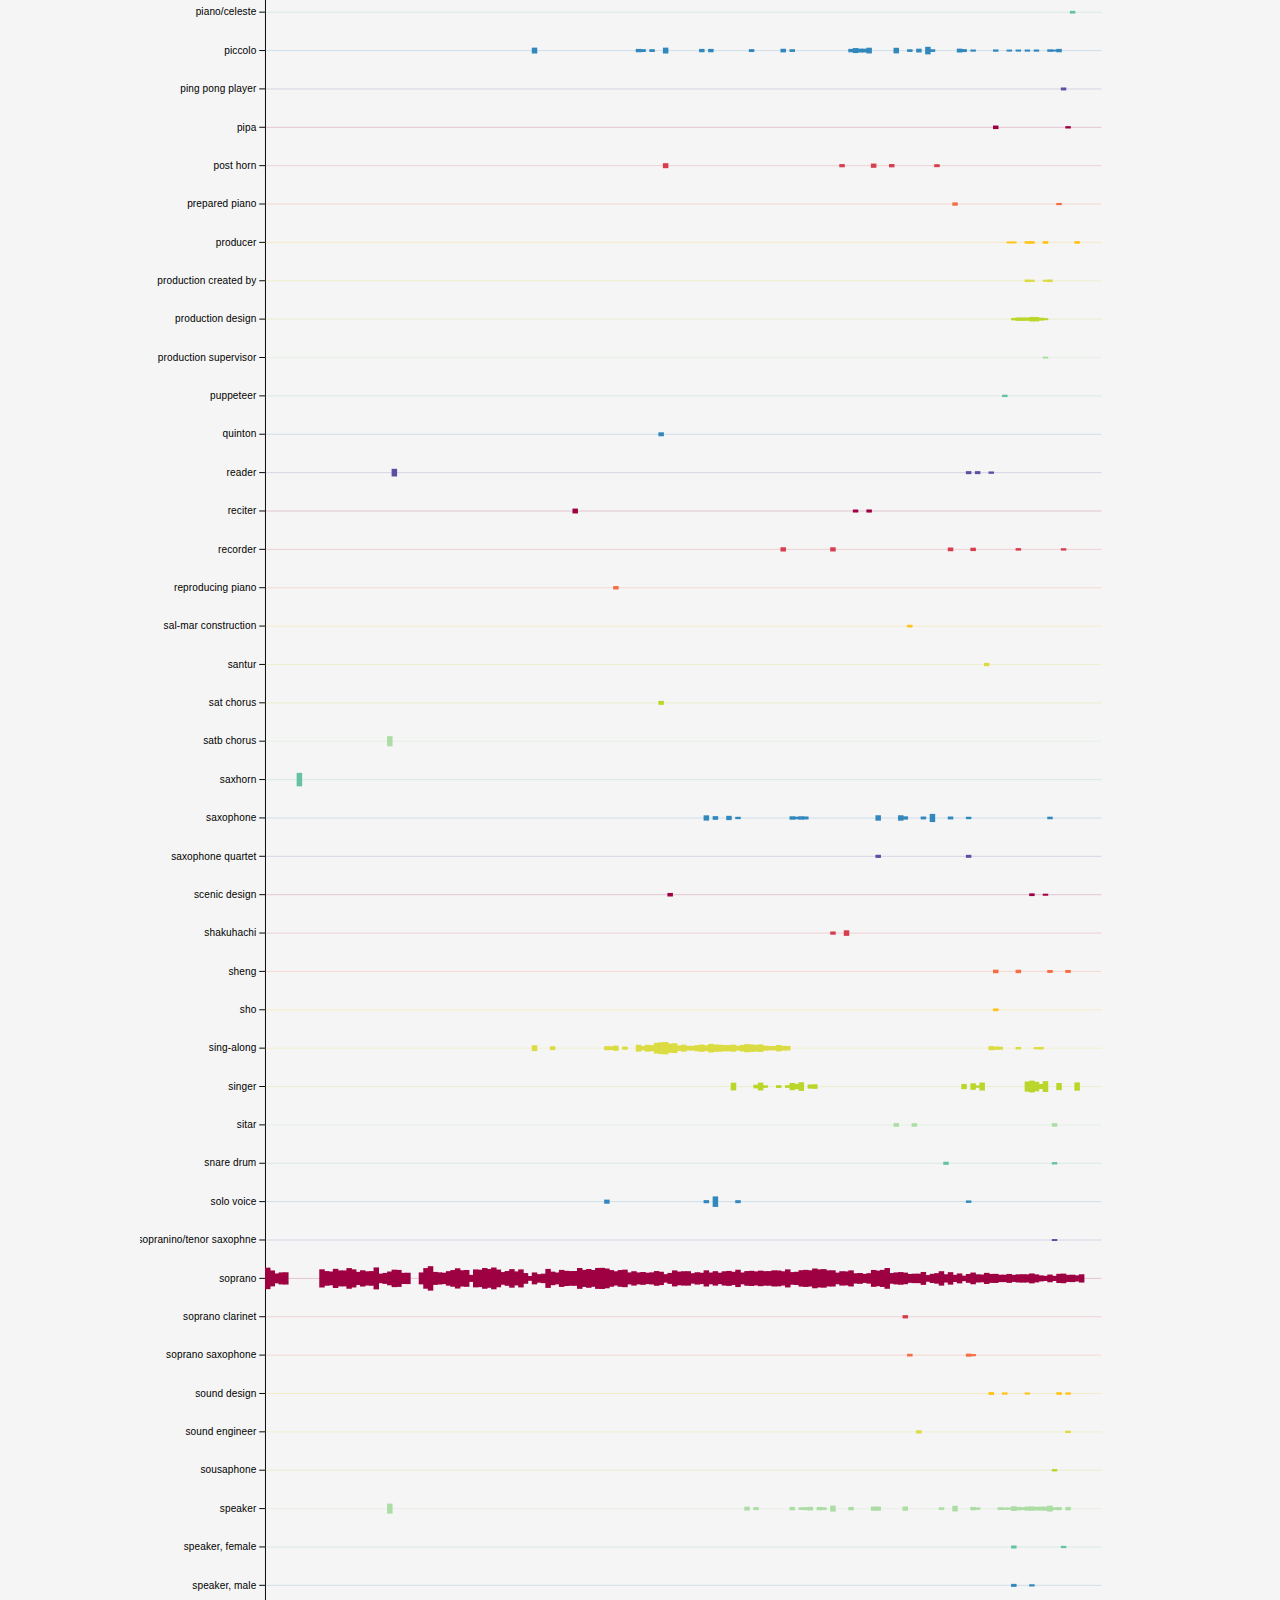
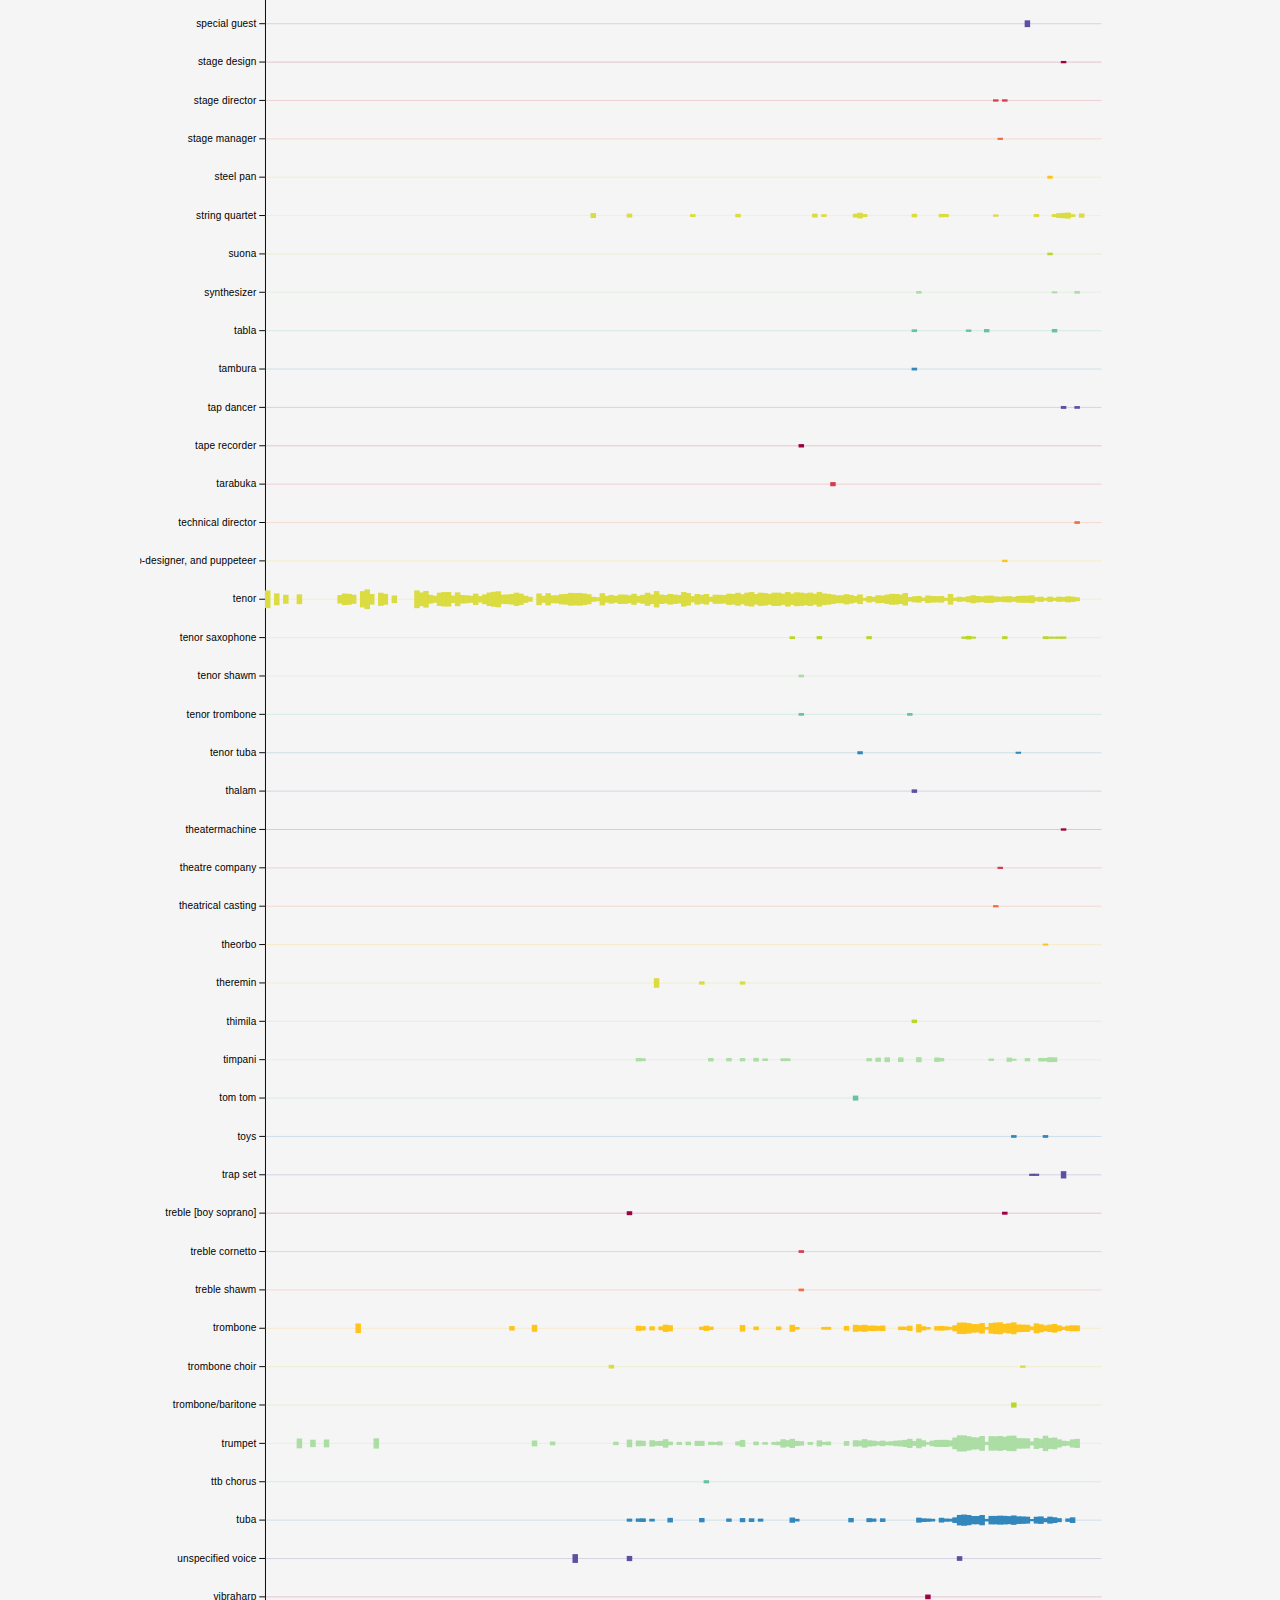
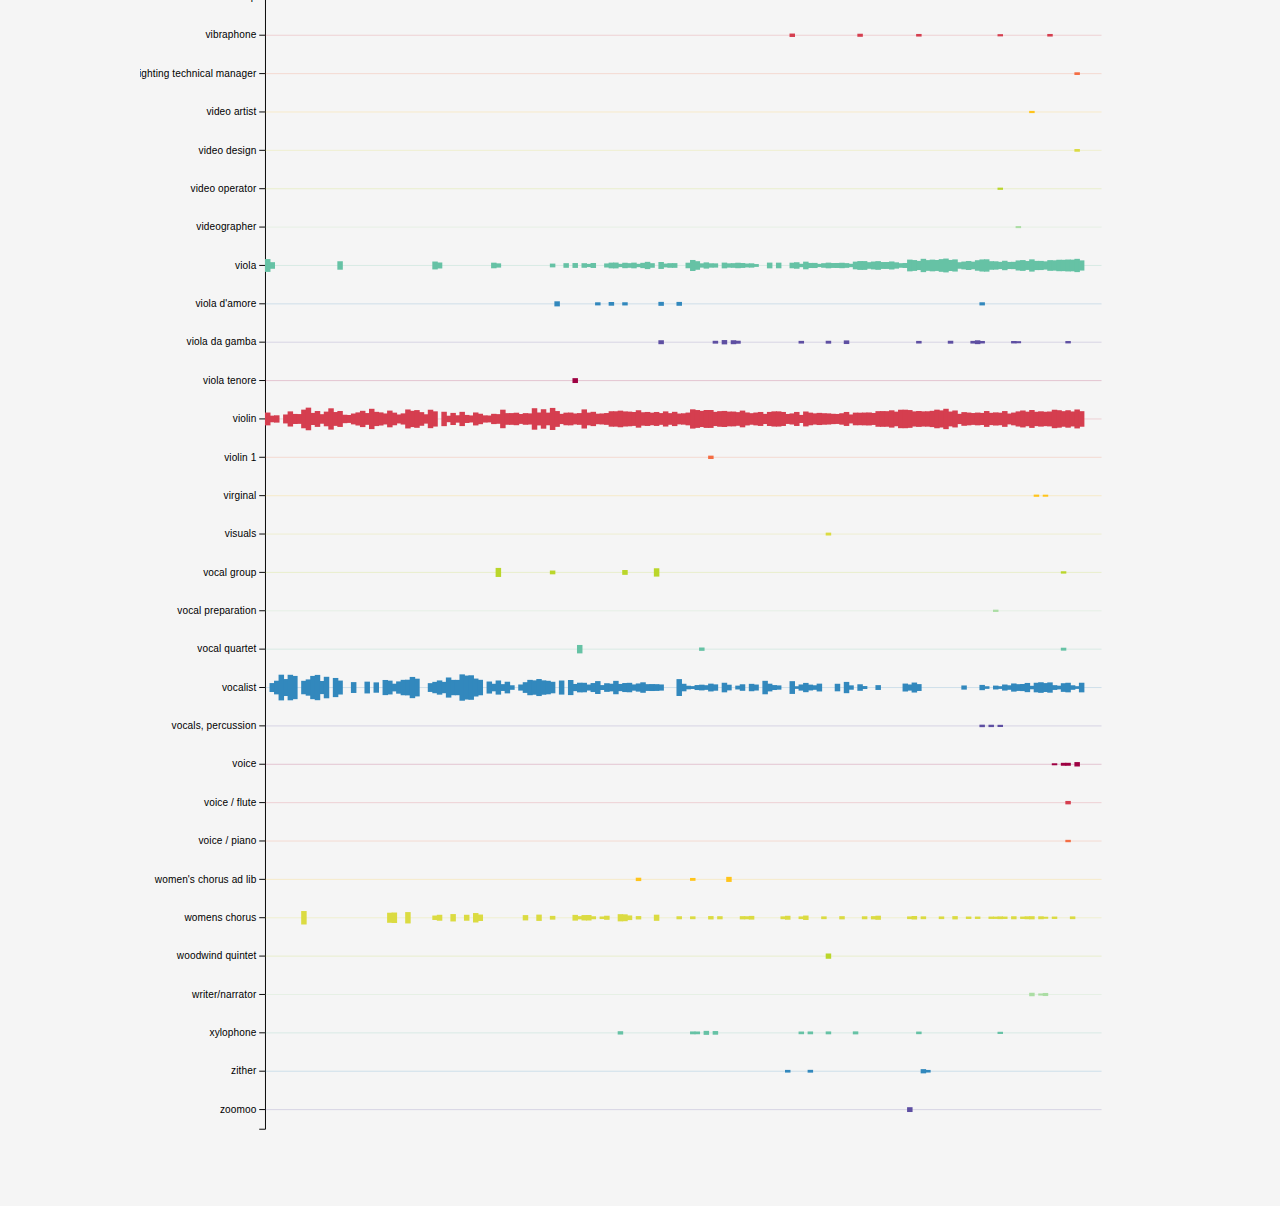
<file: instruments/over-time-proportion/index.html>
<!DOCTYPE html>
<html lang="en">
    <head>
        <meta http-equiv="Content-Type" content="text/html; charset=UTF-8" />
        <meta http-equiv="X-UA-Compatible" content="IE=edge" />
        <meta name="viewport" content="width=device-width, initial-scale=1" />
        <meta name="robots" content="index,follow" />
        <meta name="googlebot" content="index,follow" />
        <meta name="description" content="" />
        <meta property="og:url" content="" />
        <meta property="og:title" content="soloists" />
        <meta property="og:description" content="instruments" />
        <meta name="theme-color" content="#fff">
        <title>instruments</title>
        <script src="./../../client/vendor/d3.min.js"></script>
        <link rel="stylesheet" type="text/css" href="./../../client/main.css" />
        <link rel="stylesheet" type="text/css" href="./styles.css" />
        <!-- <link rel="icon" href="favicon.ico" /> -->

        <script>
            const state = {
                instruments: {},
                totalPerYear: {},
                filtered: {},
                colors: {},
                start: 1842,
                end: new Date().getYear() + 1900,
                scales: {
                    x: null,
                    y: null,
                },
                band: 40,
                dim: [window.innerWidth - 40, window.innerHeight - 30]
            }
            String.prototype.hashCode = function() {
                var hash = 0, i, chr;
                if (this.length === 0) return hash;
                for (i = 0; i < this.length; i++) {
                    chr   = this.charCodeAt(i);
                    hash  = ((hash << 5) - hash) + chr;
                    hash |= 0; // Convert to 32bit integer
                }
                return hash;
            };
            window.onload = () => {
                setDateDropdowns()
                getData()
            }

            function getData() {
                fetch(`./../../data/soloist-instruments-by-season-count.json`)
                    .then(res => res.json())
                    .then(instruments => {
                        state.instruments = instruments;

                        setTotalPerYear()
                        updatePage()
                    })
            }

            function setTotalPerYear() {
                Object.keys(state.instruments).forEach(instrument => {
                    Object.keys(state.instruments[instrument]).forEach(year => {
                        if (!state.totalPerYear[year]) {
                            state.totalPerYear[year] = 0
                        }
                        state.totalPerYear[year] += state.instruments[instrument][year]
                    })
                })
            }

            function setDateDropdowns() {
                const start = document.getElementById('select-start')
                const end = document.getElementById('select-end')

                let option = document.createElement('option')
                option.value = ''
                option.innerHTML = 'Select start'
                option.disabled = true
                start.append(option)

                option = document.createElement('option')
                option.value = ''
                option.innerHTML = 'Select end'
                option.disabled = true
                end.append(option)
                
                let i = state.start;
                while (i <= state.end) {
                    option = document.createElement('option')
                    option.innerHTML = i;
                    option.value = i;

                    start.append(option)
                    end.append(option.cloneNode(true))
                    i += 1
                }

                start.value = state.start;
                end.value = state.end;
            }

            function updateRange(key, value) {
                state.page = 0;
                state[key] = parseInt(value, 10);

                updatePage();
            }

            function getDateFromYear(year) {
                return new Date(year, 0, 1)
            }

            function setScales() {
                const svg = d3.select('#chart')
                state.scales.x = d3.scaleTime()
                    .domain([getDateFromYear(state.start), getDateFromYear(state.end + 1)])
                    .range([130, state.dim[0]]);

                svg.append("g")
                    .style("transform", "translate(0," + 30 + "px)")
                    .call(d3.axisTop(state.scales.x));

                const instruments = Object.keys(state.filtered)
                    // .filter(key => Object.keys(state.filtered[key]).length < 5)

                state.scales.y = d3.scaleBand()
                    .domain(instruments.sort((a,b) => b.localeCompare(a)))
                    .range([ state.dim[1], 30]);

                svg.append("g")
                    .style("transform", "translate(130px,0px)")
                    .call(d3.axisLeft(state.scales.y));

                state.scales.frequency = d3.scaleSqrt()
                    // .domain([0, d3.max(instruments, 
                    //         function(d) { 
                    //             return d3.max(Object.values(state.instruments[d]))
                    //         })
                    //     ])
                    .domain([0, 1])
                    .range([1, state.band])

                state.scales.colors = d3.scaleOrdinal()
                    .domain(instruments.sort((a,b) => b.localeCompare(a)))
                    .range(["#5E4FA2", "#3288BD", "#66C2A5", "#ABDDA4", "#bad62a", "#dbdb42", "#ffc41b", "#F46D43", "#D53E4F", "#9E0142"])
            }

            function updatePage() {
                const chart = d3.select('#chart')
                chart.selectAll('*').remove()
                let count = 0;

                const filtered = {}
                Object.keys(state.instruments)
                    // .filter(key => key.startsWith('ka'))
                    // .filter(key => {
                    //     return d3.max(Object.values(state.instruments[key])) > 10
                    // })
                    .forEach(instrument => {
                        let obj = Object.keys(state.instruments[instrument])
                            .map(year => (
                                { 
                                    year: +year, 
                                    value: state.instruments[instrument][year] / state.totalPerYear[+year]
                                }
                                ))
                        obj = obj
                            .filter(d => d.year >= state.start && d.year <= state.end)
                            .sort((a,b) => a.year - b.year)

                        if (obj.length > 0) {
                            filtered[instrument] = obj
                        }
                    })

                state.filtered = filtered

                state.dim = [1000, Object.keys(state.filtered).length * state.band]

                setScales()
                
                chart.attr('viewBox', `0 0 ${state.dim[0] + 40} ${state.dim[1] + 30}`)

                const g = chart.selectAll('.instrument')
                    .data(
                        Object.keys(state.filtered)
                        .map(key => (
                            {
                                instrument: key,
                                values: state.filtered[key],
                            }
                        ))
                    ).enter()
                        .append('g')
                        .attr('class', 'instrument')
                        .style('transform', d => `translate(0, ${state.scales.y(d.instrument)}px)`)
                
                // g.append('rect')
                //     .attr('width', state.dim[0] - 130)
                //     .attr('height', state.band)
                //     .style('transform', `translate(130px, 0)`)
                //     .style('fill', d => state.scales.colors(d.instrument))
                //     .style('opacity', 0.2)
                g.append('line')
                    .attr('x1', 130)
                    .attr('x2', state.dim[0])
                    .attr('y1', state.band/2)
                    .attr('y2', state.band/2)
                    .style('stroke', d => state.scales.colors(d.instrument))
                    .style('stroke-width', 1)
                    .style('opacity', 0.2)
                
                g.selectAll('rect.bar')
                    .data(d => d.values)
                    .enter()
                        .append('rect')
                        .attr('class', 'bar')
                        .attr('data-instrument', function () {
                            const i = d3.select(this).node().parentNode;
                            return d3.select(i).datum().instrument;
                        })
                        .attr('height', d => state.scales.frequency(d.value))
                        .attr('width', d => state.scales.x(getDateFromYear(d.year)) - state.scales.x(getDateFromYear(d.year - 1)) + 1)
                        .style('transform', d => `translate(${state.scales.x(getDateFromYear(d.year))}px, ${state.band/2 + (state.scales.frequency(d.value))/-2}px)`)
                        .style('fill', function() {
                            return state.scales.colors(d3.select(this).attr('data-instrument'))
                        })
                
                
                Object.keys(state.filtered)
                    .forEach((key, i) => {
                        count += 1;
                    })

                document.querySelector('#count').innerText = count;
            }
        </script>
    </head>
    <body>
        <header>
            <h1>
                <span id="count"></span> instruments
            </h1>
            <div class="subtitle">
                <h2> from </h2>
                <select id="select-start" onchange="updateRange('start', this.value)"></select>
                <h2> to </h2>
                <select id="select-end" onchange="updateRange('end', this.value)"></select>
            </div>
        </header>
        <main>
            <div id="container">
                <div id="highlight-text">
                    &nbsp;
                </div>
                <svg id="chart"></svg>
            </div>
        </main>
    </body>
</html>
</file>
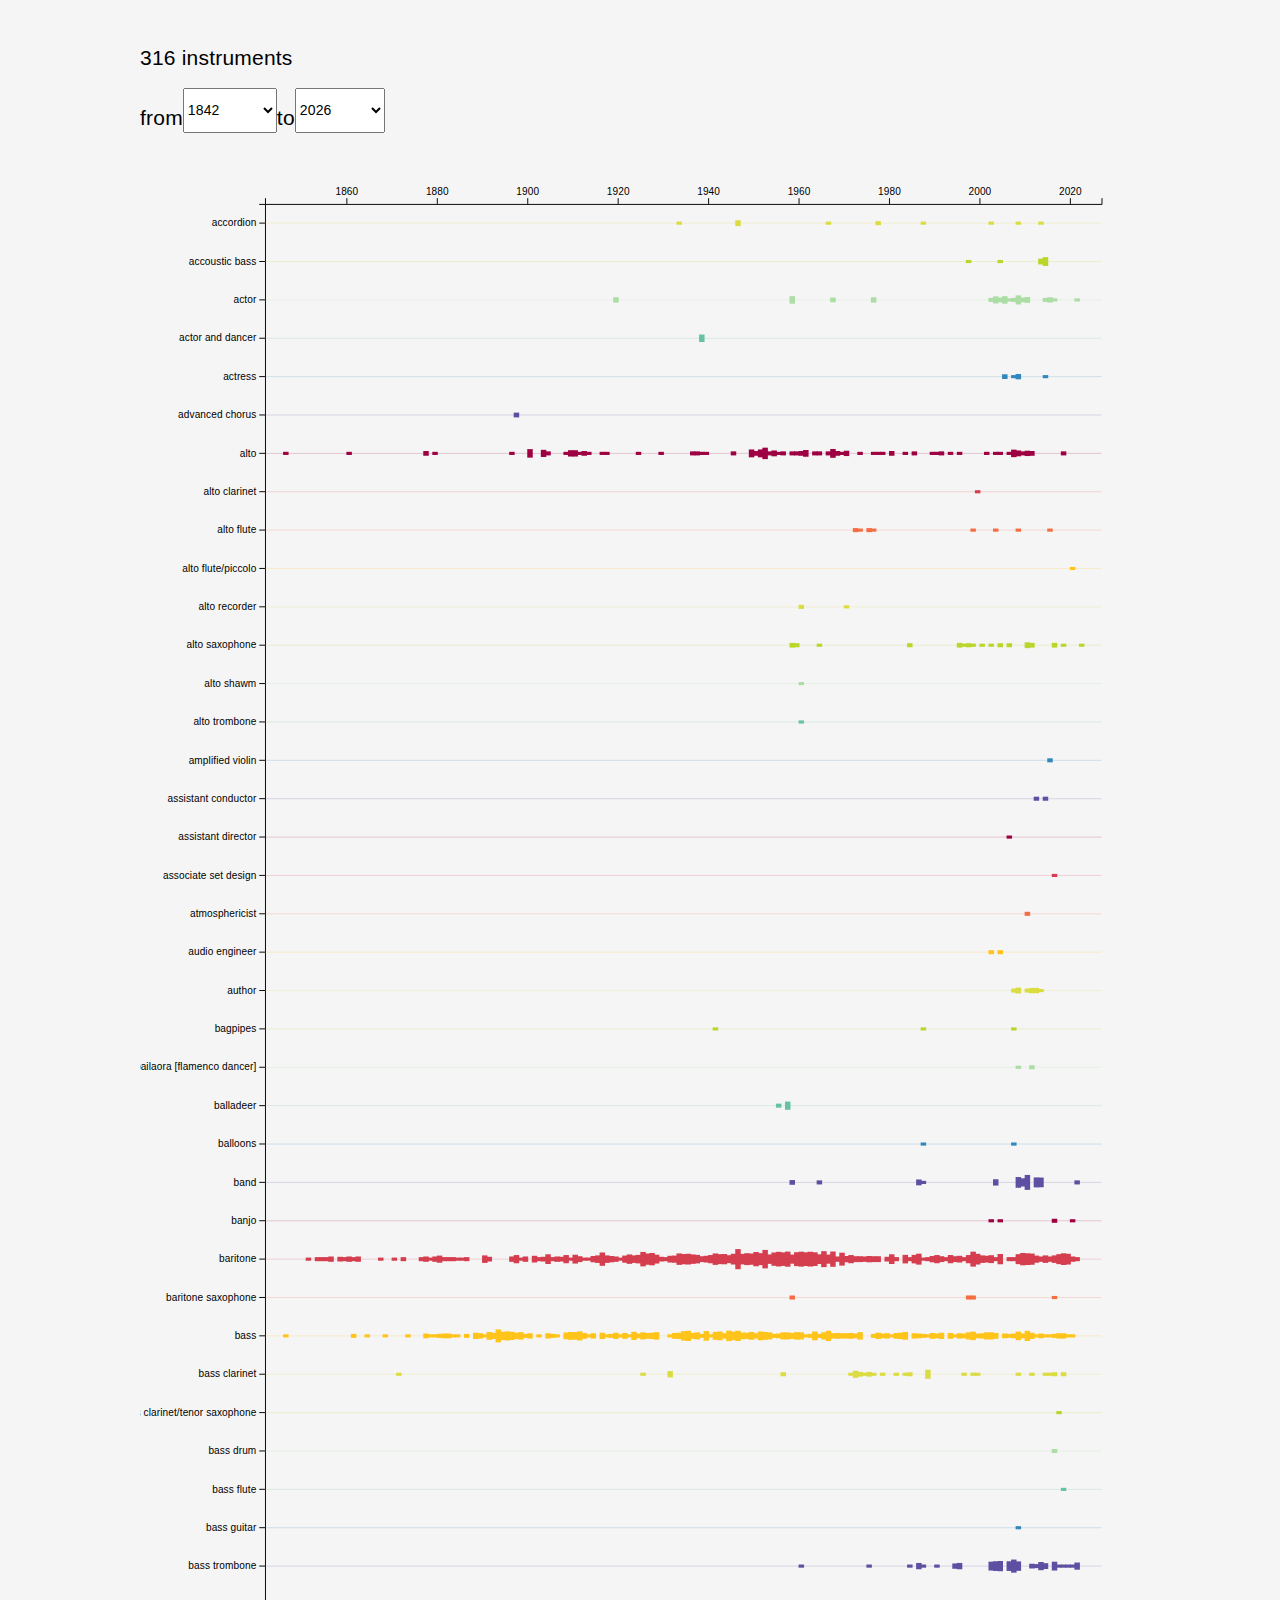
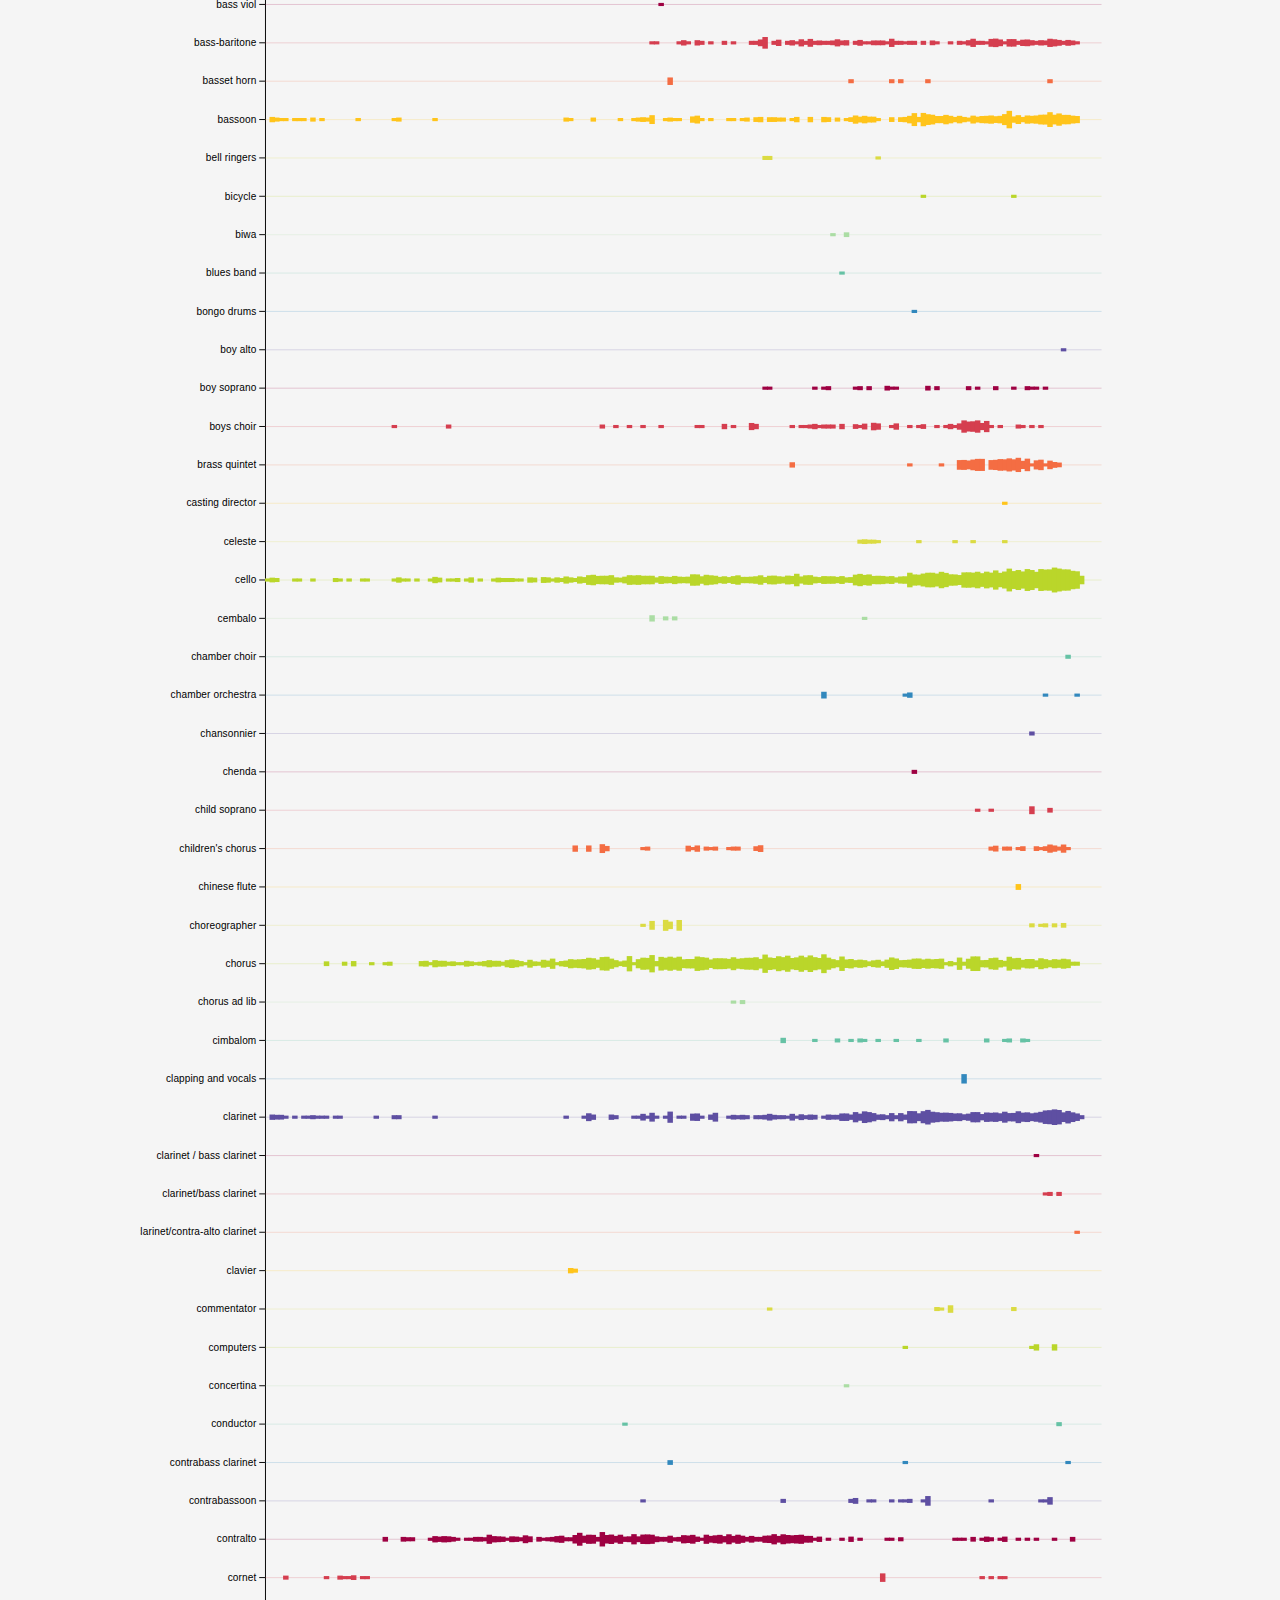
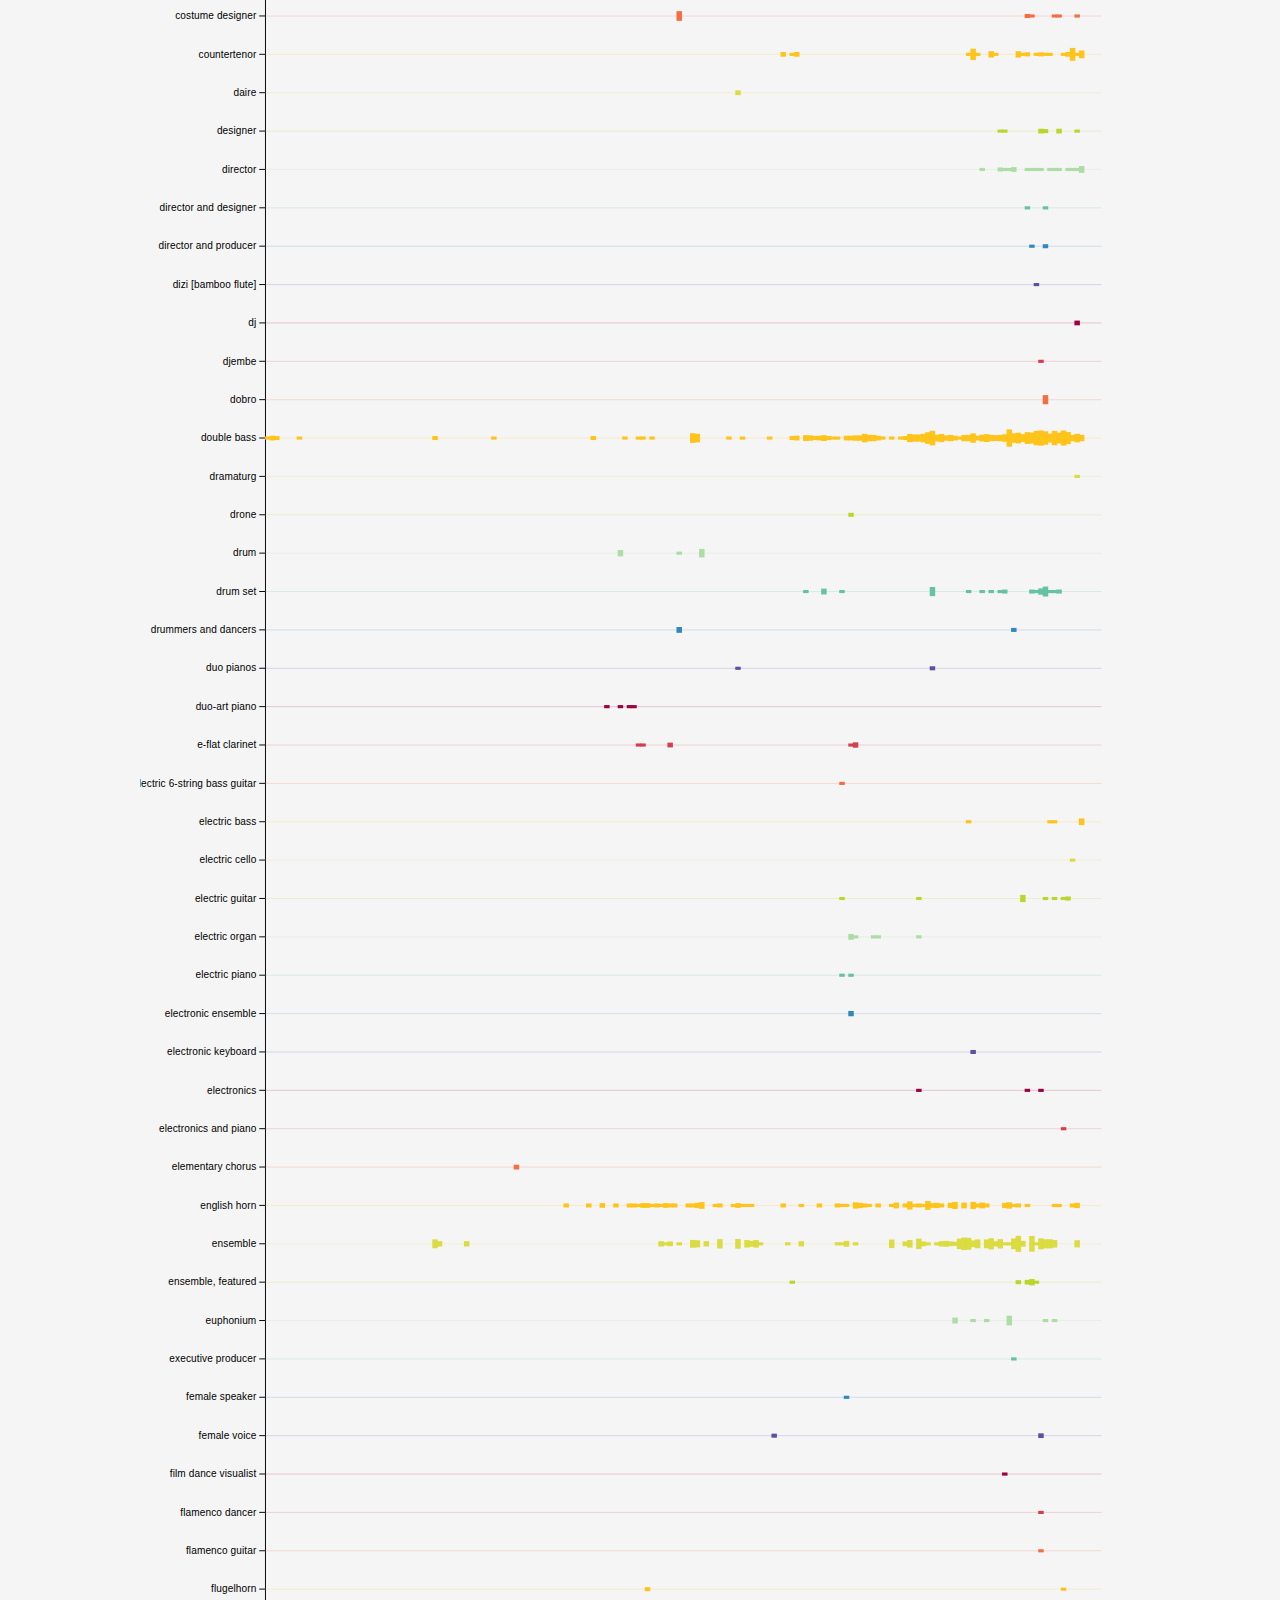
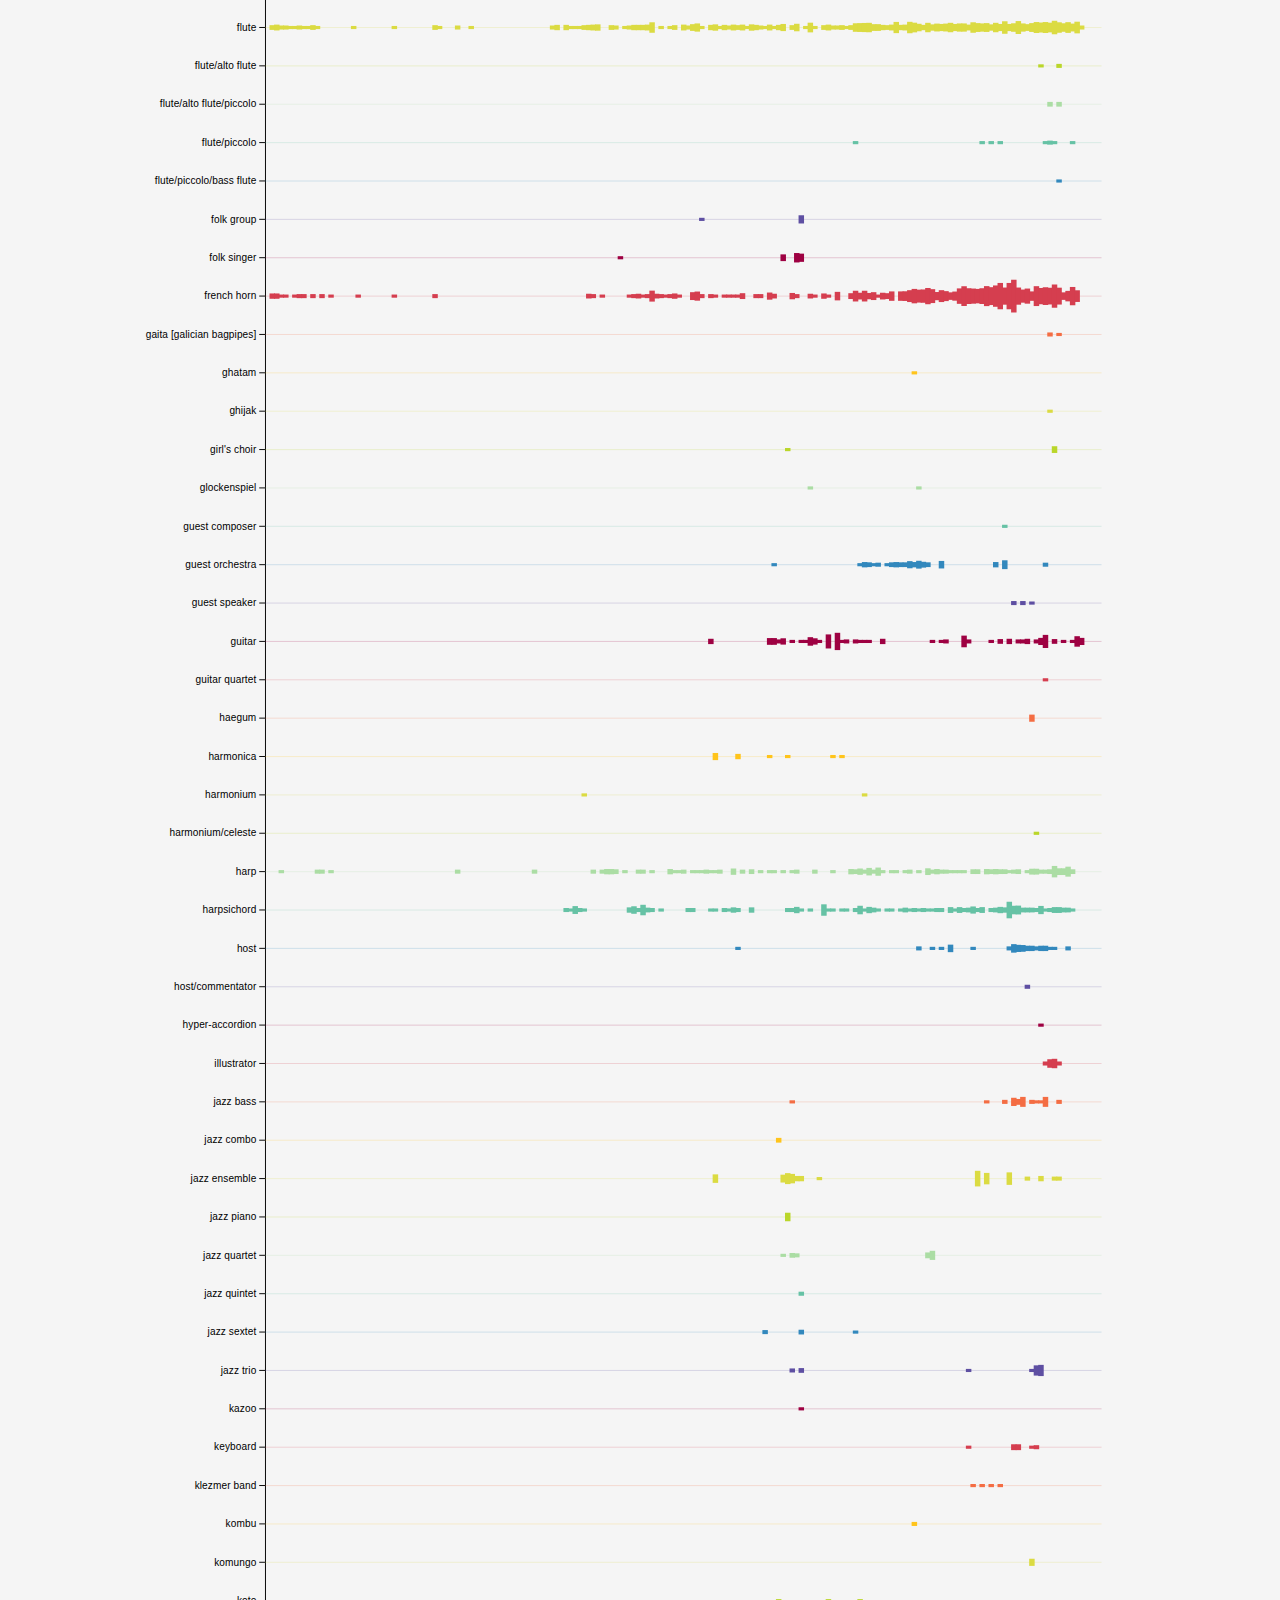
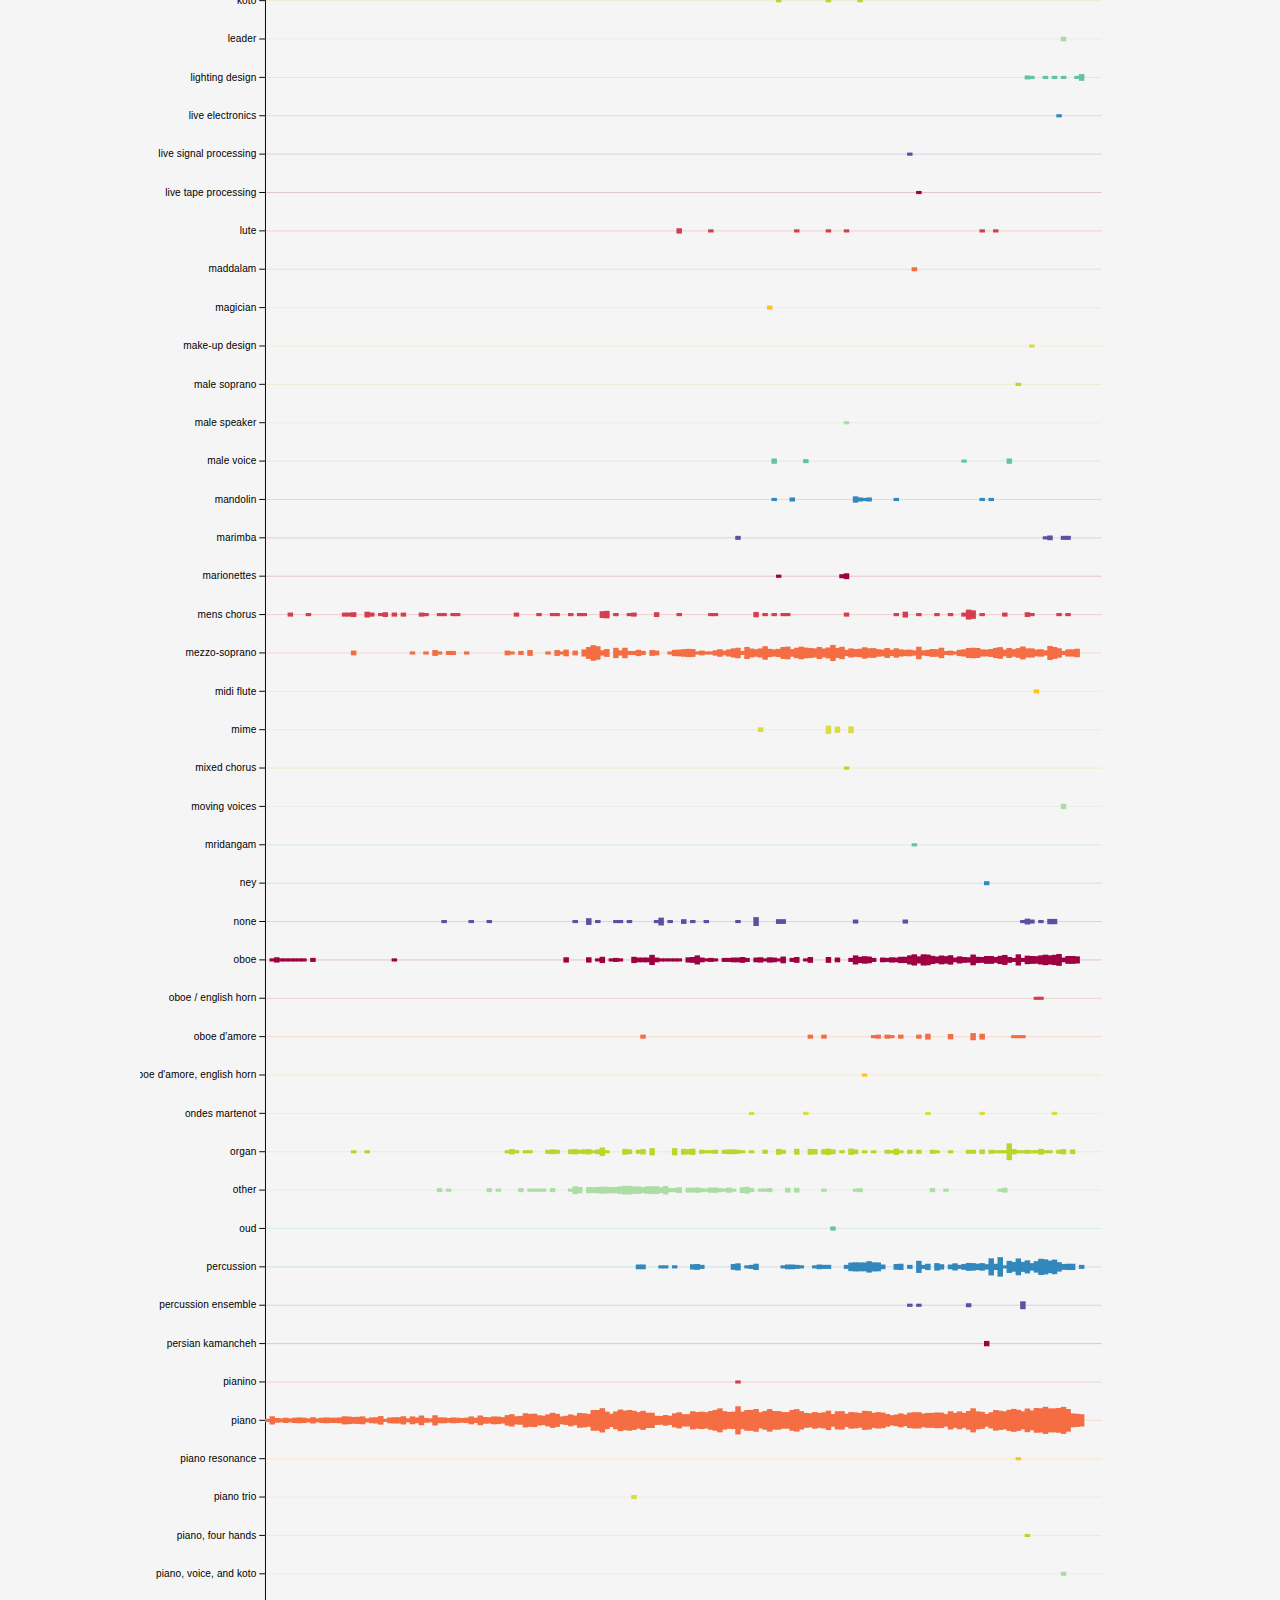
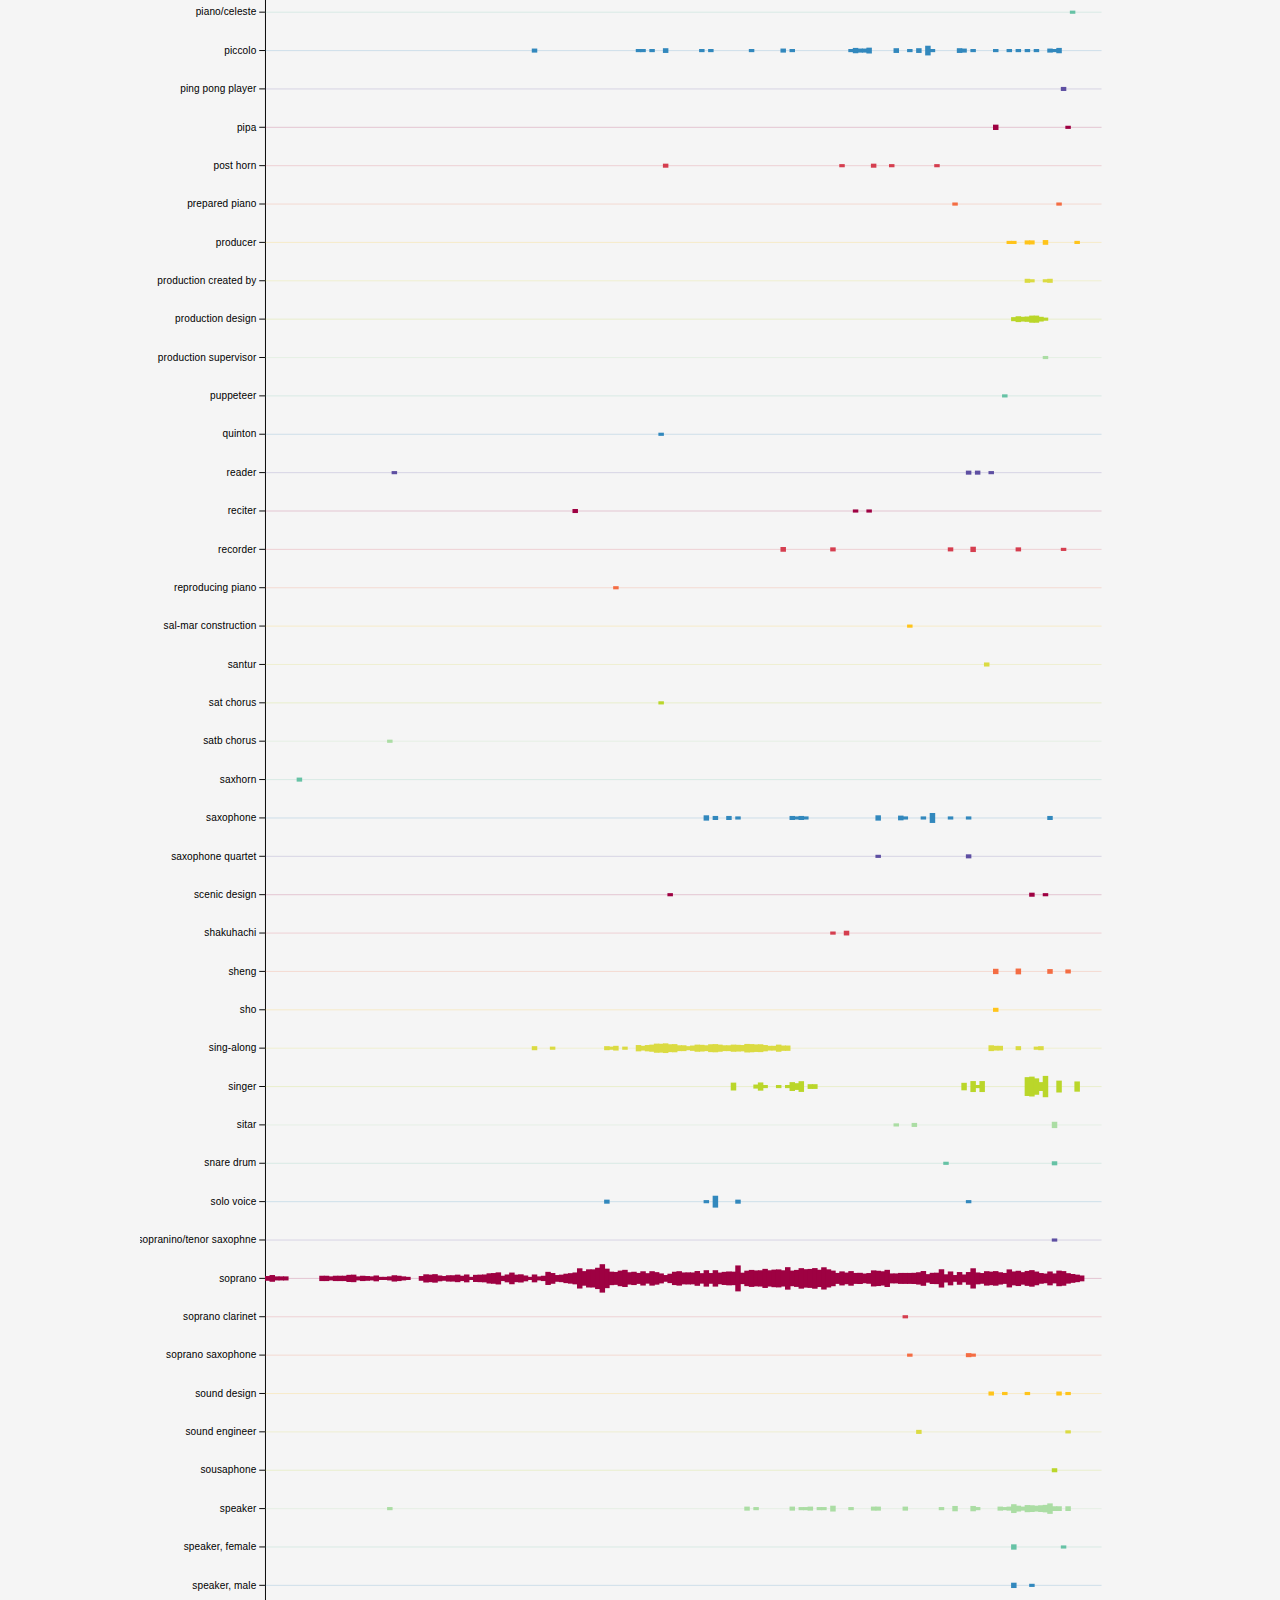
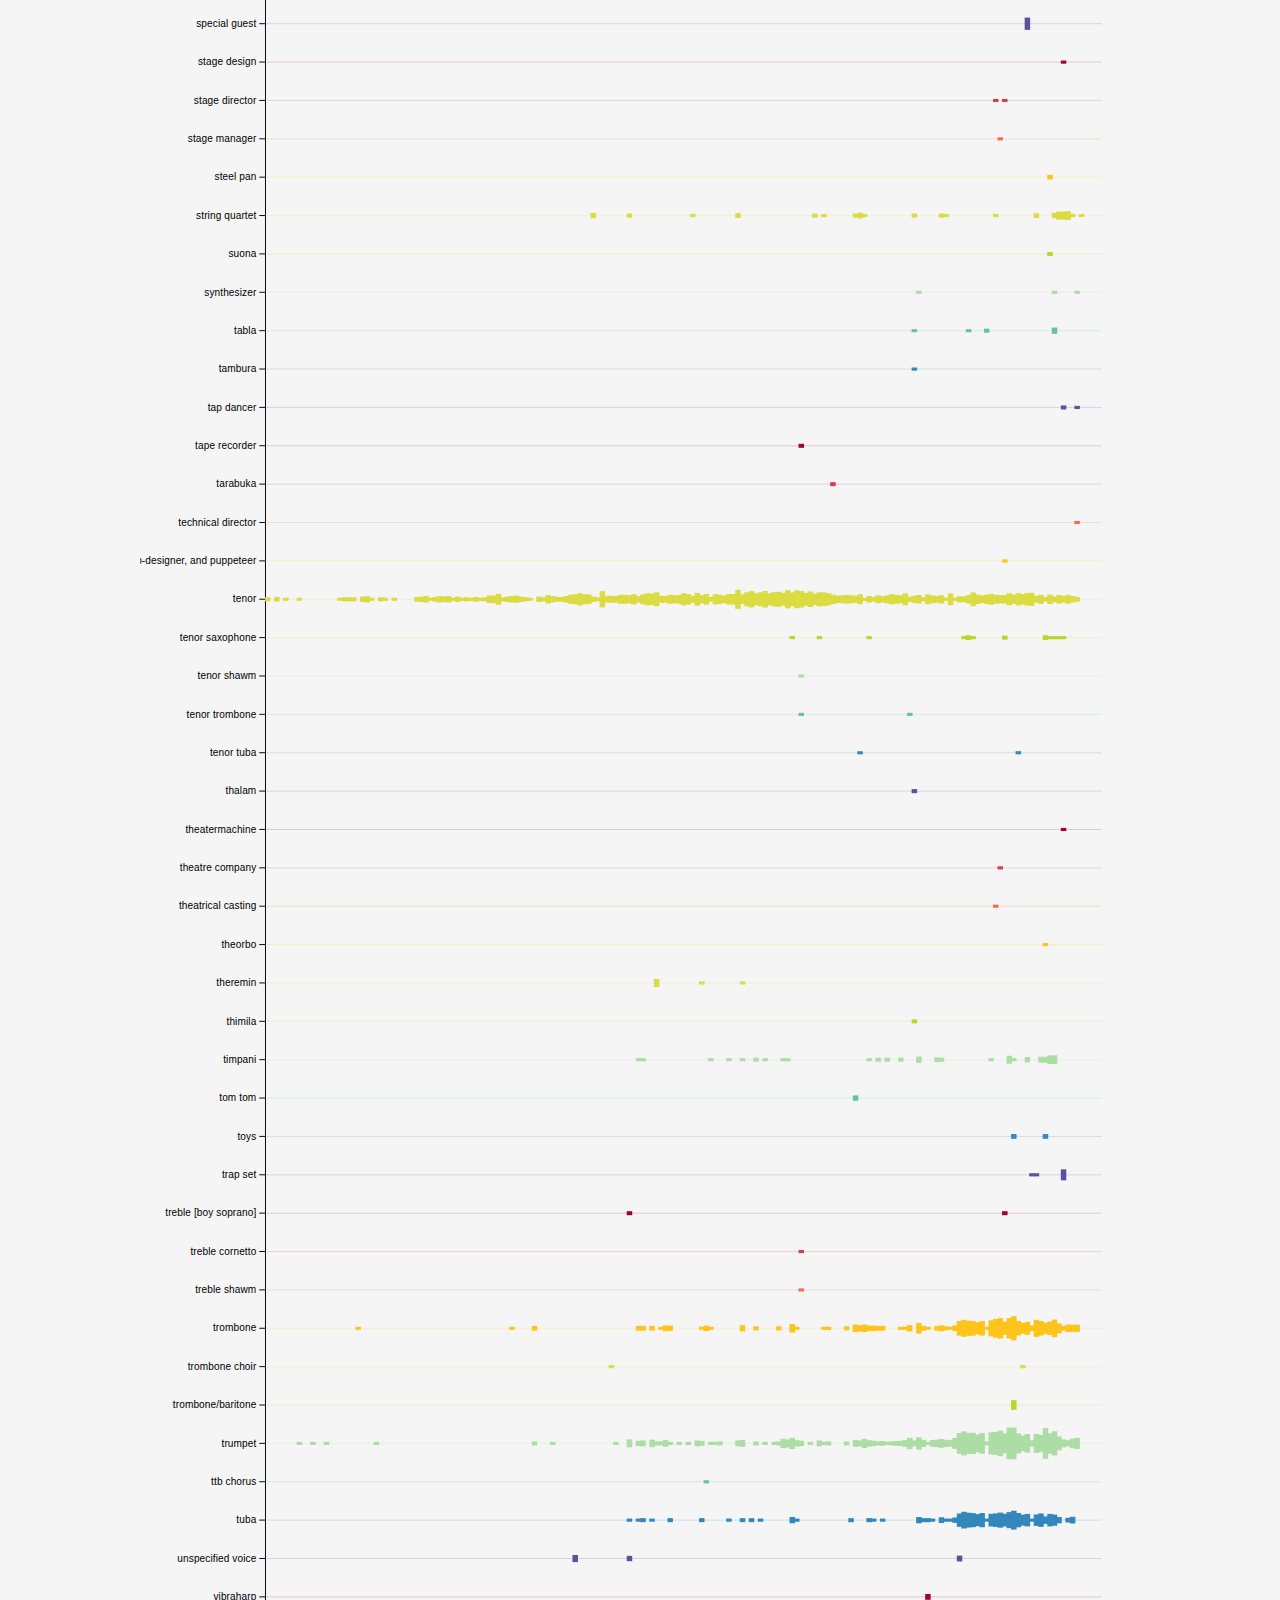
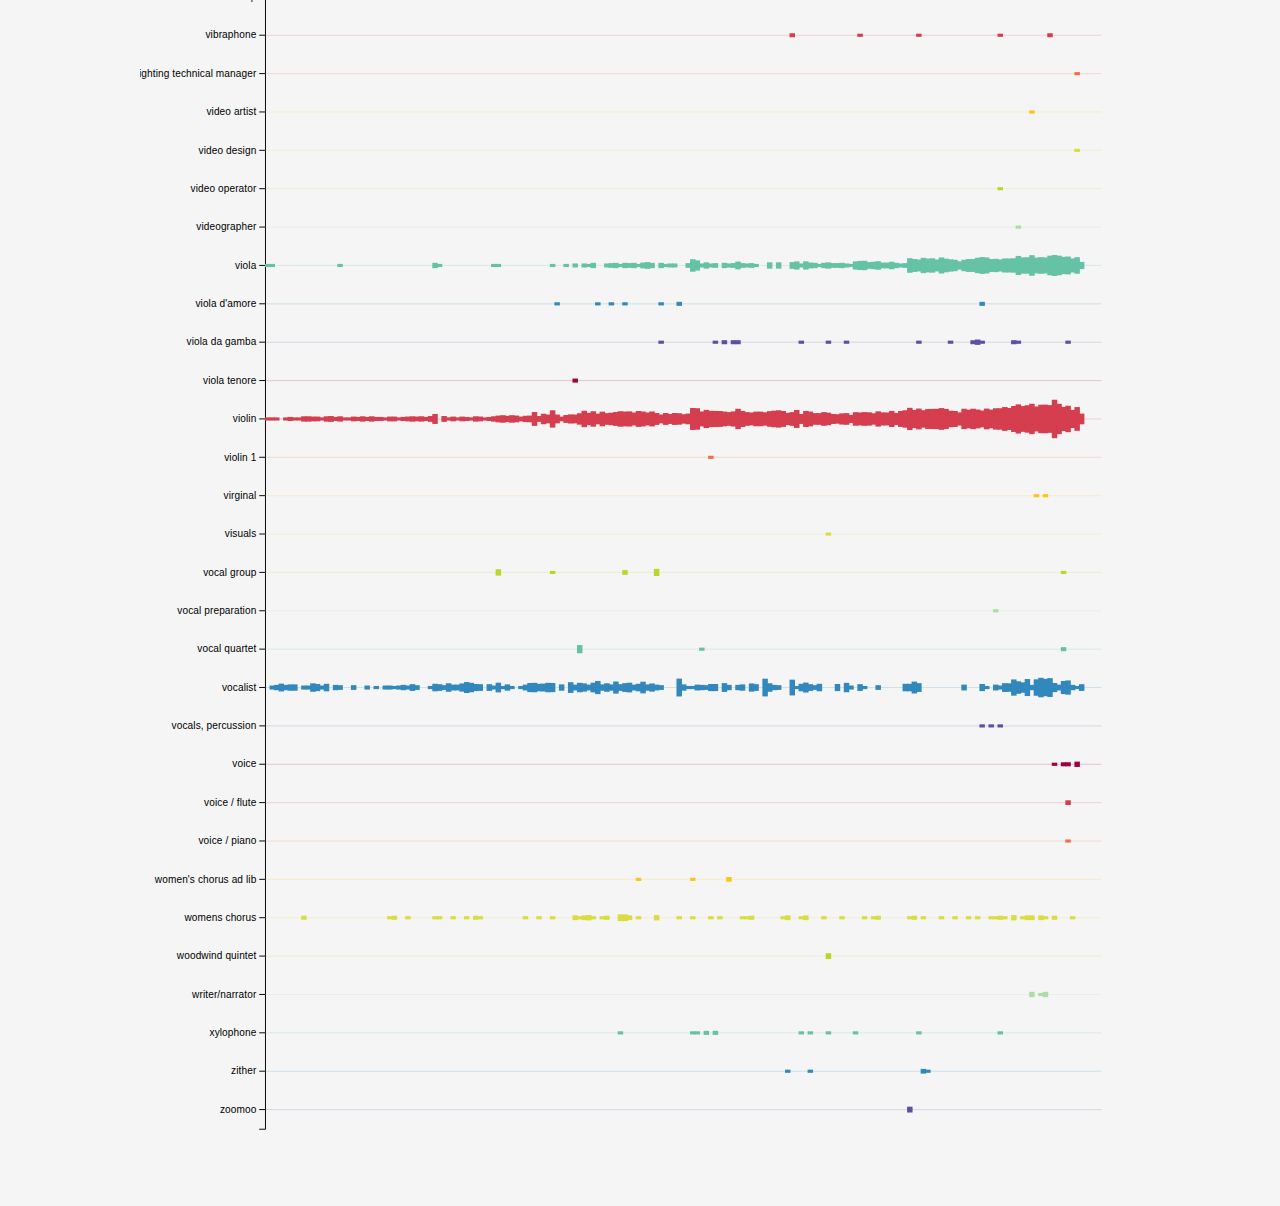
<file: instruments/over-time/index.html>
<!DOCTYPE html>
<html lang="en">
    <head>
        <meta http-equiv="Content-Type" content="text/html; charset=UTF-8" />
        <meta http-equiv="X-UA-Compatible" content="IE=edge" />
        <meta name="viewport" content="width=device-width, initial-scale=1" />
        <meta name="robots" content="index,follow" />
        <meta name="googlebot" content="index,follow" />
        <meta name="description" content="" />
        <meta property="og:url" content="" />
        <meta property="og:title" content="soloists" />
        <meta property="og:description" content="instruments" />
        <meta name="theme-color" content="#fff">
        <title>instruments</title>
        <script src="./../../client/vendor/d3.min.js"></script>
        <link rel="stylesheet" type="text/css" href="./../../client/main.css" />
        <link rel="stylesheet" type="text/css" href="./styles.css" />
        <!-- <link rel="icon" href="favicon.ico" /> -->

        <script>
            const state = {
                instruments: {},
                padded: {},
                colors: {},
                start: 1842,
                end: new Date().getYear() + 1900,
                scales: {
                    x: null,
                    y: null,
                },
                band: 40,
                dim: [window.innerWidth - 40, window.innerHeight - 30]
            }
            String.prototype.hashCode = function() {
                var hash = 0, i, chr;
                if (this.length === 0) return hash;
                for (i = 0; i < this.length; i++) {
                    chr   = this.charCodeAt(i);
                    hash  = ((hash << 5) - hash) + chr;
                    hash |= 0; // Convert to 32bit integer
                }
                return hash;
            };
            window.onload = () => {
                setDateDropdowns()
                getData()
            }

            function getData() {
                fetch(`./../../data/soloist-instruments-by-season-count.json`)
                    .then(res => res.json())
                    .then(instruments => {
                        state.instruments = instruments;

                        updatePage()
                    })
            }

            function setDateDropdowns() {
                const start = document.getElementById('select-start')
                const end = document.getElementById('select-end')

                let option = document.createElement('option')
                option.value = ''
                option.innerHTML = 'Select start'
                option.disabled = true
                start.append(option)

                option = document.createElement('option')
                option.value = ''
                option.innerHTML = 'Select end'
                option.disabled = true
                end.append(option)
                
                let i = state.start;
                while (i <= state.end) {
                    option = document.createElement('option')
                    option.innerHTML = i;
                    option.value = i;

                    start.append(option)
                    end.append(option.cloneNode(true))
                    i += 1
                }

                start.value = state.start;
                end.value = state.end;
            }

            function updateRange(key, value) {
                state.page = 0;
                state[key] = parseInt(value, 10);

                updatePage();
            }

            function getDateFromYear(year) {
                return new Date(year, 0, 1)
            }

            function setScales() {
                const svg = d3.select('#chart')
                state.scales.x = d3.scaleTime()
                    .domain([getDateFromYear(state.start), getDateFromYear(state.end + 1)])
                    .range([130, state.dim[0]]);

                svg.append("g")
                    .style("transform", "translate(0," + 30 + "px)")
                    .call(d3.axisTop(state.scales.x));

                const instruments = Object.keys(state.padded)
                    // .filter(key => Object.keys(state.padded[key]).length < 5)

                state.scales.y = d3.scaleBand()
                    .domain(instruments.sort((a,b) => b.localeCompare(a)))
                    .range([ state.dim[1], 30]);

                svg.append("g")
                    .style("transform", "translate(130px,0px)")
                    .call(d3.axisLeft(state.scales.y));

                state.scales.frequency = d3.scaleSqrt()
                    .domain([0, d3.max(instruments, 
                            function(d) { 
                                return d3.max(Object.values(state.instruments[d]))
                            })
                        ])
                    .range([1, state.band])

                state.scales.colors = d3.scaleOrdinal()
                    .domain(instruments.sort((a,b) => b.localeCompare(a)))
                    .range(["#5E4FA2", "#3288BD", "#66C2A5", "#ABDDA4", "#bad62a", "#dbdb42", "#ffc41b", "#F46D43", "#D53E4F", "#9E0142"])
            }

            function updatePage() {
                const chart = d3.select('#chart')
                chart.selectAll('*').remove()
                let count = 0;

                const padded = {}
                Object.keys(state.instruments)
                    // .filter(key => key.startsWith('ka'))
                    // .filter(key => {
                    //     return d3.max(Object.values(state.instruments[key])) > 10
                    // })
                    .forEach(instrument => {
                        let obj = Object.keys(state.instruments[instrument])
                            .map(year => (
                                { 
                                    year: +year, 
                                    value: state.instruments[instrument][year]
                                }
                                ))
                        obj = obj
                            .filter(d => d.year >= state.start && d.year <= state.end)
                            .sort((a,b) => a.year - b.year)

                        if (obj.length > 0) {
                            padded[instrument] = obj
                        }
                    })

                state.padded = padded

                state.dim = [1000, Object.keys(state.padded).length * state.band]

                setScales()
                
                chart.attr('viewBox', `0 0 ${state.dim[0] + 40} ${state.dim[1] + 30}`)

                const g = chart.selectAll('.instrument')
                    .data(
                        Object.keys(state.padded)
                        .map(key => (
                            {
                                instrument: key,
                                values: state.padded[key],
                            }
                        ))
                    ).enter()
                        .append('g')
                        .attr('class', 'instrument')
                        .style('transform', d => `translate(0, ${state.scales.y(d.instrument)}px)`)
                
                // g.append('rect')
                //     .attr('width', state.dim[0] - 130)
                //     .attr('height', state.band)
                //     .style('transform', `translate(130px, 0)`)
                //     .style('fill', d => state.scales.colors(d.instrument))
                //     .style('opacity', 0.2)
                g.append('line')
                    .attr('x1', 130)
                    .attr('x2', state.dim[0])
                    .attr('y1', state.band/2)
                    .attr('y2', state.band/2)
                    .style('stroke', d => state.scales.colors(d.instrument))
                    .style('stroke-width', 1)
                    .style('opacity', 0.2)
                
                g.selectAll('rect.bar')
                    .data(d => d.values)
                    .enter()
                        .append('rect')
                        .attr('class', 'bar')
                        .attr('data-instrument', function () {
                            const i = d3.select(this).node().parentNode;
                            return d3.select(i).datum().instrument;
                        })
                        .attr('height', d => state.scales.frequency(d.value))
                        .attr('width', d => state.scales.x(getDateFromYear(d.year)) - state.scales.x(getDateFromYear(d.year - 1)) + 1)
                        .style('transform', d => `translate(${state.scales.x(getDateFromYear(d.year))}px, ${state.band/2 + (state.scales.frequency(d.value))/-2}px)`)
                        .style('fill', function() {
                            return state.scales.colors(d3.select(this).attr('data-instrument'))
                        })
                
                
                Object.keys(state.padded)
                    .forEach((key, i) => {
                        count += 1;
                    })

                document.querySelector('#count').innerText = count;
            }
        </script>
    </head>
    <body>
        <header>
            <h1>
                <span id="count"></span> instruments
            </h1>
            <div class="subtitle">
                <h2> from </h2>
                <select id="select-start" onchange="updateRange('start', this.value)"></select>
                <h2> to </h2>
                <select id="select-end" onchange="updateRange('end', this.value)"></select>
            </div>
        </header>
        <main>
            <div id="container">
                <div id="highlight-text">
                    &nbsp;
                </div>
                <svg id="chart"></svg>
            </div>
        </main>
    </body>
</html>
</file>
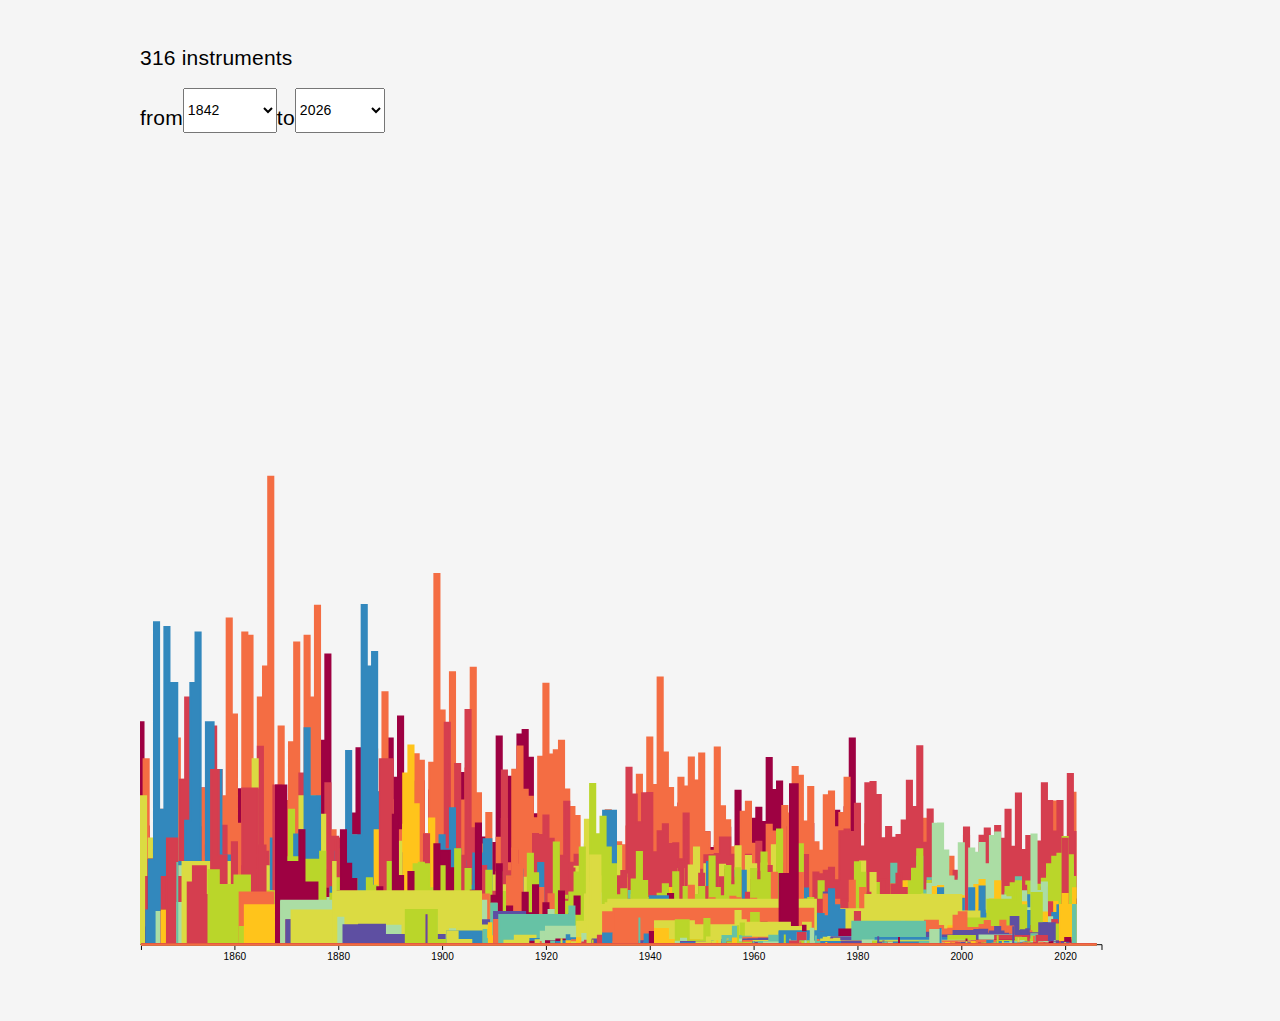
<file: instruments/stacked-over-time-proportion/index.html>
<!DOCTYPE html>
<html lang="en">
    <head>
        <meta http-equiv="Content-Type" content="text/html; charset=UTF-8" />
        <meta http-equiv="X-UA-Compatible" content="IE=edge" />
        <meta name="viewport" content="width=device-width, initial-scale=1" />
        <meta name="robots" content="index,follow" />
        <meta name="googlebot" content="index,follow" />
        <meta name="description" content="" />
        <meta property="og:url" content="" />
        <meta property="og:title" content="soloists" />
        <meta property="og:description" content="instruments" />
        <meta name="theme-color" content="#fff">
        <title>instruments</title>
        <script src="./../../client/vendor/d3.min.js"></script>
        <link rel="stylesheet" type="text/css" href="./../../client/main.css" />
        <link rel="stylesheet" type="text/css" href="./styles.css" />
        <!-- <link rel="icon" href="favicon.ico" /> -->

        <script>
            const state = {
                instruments: {},
                totalPerYear: {},
                filtered: {},
                colors: {},
                start: 1842,
                end: new Date().getYear() + 1900,
                scales: {
                    x: null,
                    y: null,
                },
                band: 40,
                dim: [window.innerWidth - 40, window.innerHeight - 30]
            }
            String.prototype.hashCode = function() {
                var hash = 0, i, chr;
                if (this.length === 0) return hash;
                for (i = 0; i < this.length; i++) {
                    chr   = this.charCodeAt(i);
                    hash  = ((hash << 5) - hash) + chr;
                    hash |= 0; // Convert to 32bit integer
                }
                return hash;
            };
            window.onload = () => {
                setDateDropdowns()
                getData()
            }

            function getData() {
                fetch(`./../../data/soloist-instruments-by-season-count.json`)
                    .then(res => res.json())
                    .then(instruments => {
                        state.instruments = instruments;

                        updatePage()
                    })
            }

            function setTotalPerYear() {
                Object.keys(state.instruments).forEach(instrument => {
                    Object.keys(state.instruments[instrument]).forEach(year => {
                        if (year >= state.start && year <= state.end) {
                            if (!state.totalPerYear[year]) {
                                state.totalPerYear[year] = 0
                            }
                            state.totalPerYear[year] += state.instruments[instrument][year]
                        }
                    })
                })
            }

            function setDateDropdowns() {
                const start = document.getElementById('select-start')
                const end = document.getElementById('select-end')

                let option = document.createElement('option')
                option.value = ''
                option.innerHTML = 'Select start'
                option.disabled = true
                start.append(option)

                option = document.createElement('option')
                option.value = ''
                option.innerHTML = 'Select end'
                option.disabled = true
                end.append(option)
                
                let i = state.start;
                while (i <= state.end) {
                    option = document.createElement('option')
                    option.innerHTML = i;
                    option.value = i;

                    start.append(option)
                    end.append(option.cloneNode(true))
                    i += 1
                }

                start.value = state.start;
                end.value = state.end;
            }

            function updateRange(key, value) {
                state.page = 0;
                state[key] = parseInt(value, 10);

                updatePage();
            }

            function getDateFromYear(year) {
                return new Date(year, 0, 1)
            }

            function setScales() {
                const svg = d3.select('#chart')
                state.scales.x = d3.scaleTime()
                    .domain([getDateFromYear(state.start), getDateFromYear(state.end + 1)])
                    .range([1, state.dim[0]]);

                svg.append("g")
                    .style("transform", "translate(0," + state.dim[1] + "px)")
                    .call(d3.axisBottom(state.scales.x));

                const instruments = Object.keys(state.filtered)
                    // .filter(key => Object.keys(state.filtered[key]).length < 5)

                state.scales.y = d3.scaleLinear()
                    .domain([0, 1])
                    .range([ state.dim[1], 30]);

                state.scales.colors = d3.scaleOrdinal()
                    .domain(instruments.sort((a,b) => b.localeCompare(a)))
                    .range(["#5E4FA2", "#3288BD", "#66C2A5", "#ABDDA4", "#bad62a", "#dbdb42", "#ffc41b", "#F46D43", "#D53E4F", "#9E0142"])
            }

            function updatePage() {
                const chart = d3.select('#chart')
                chart.selectAll('*').remove()
                let count = 0;

                setTotalPerYear()

                const filtered = {}
                const currTotalsByYear = {}
                Object.keys(state.instruments)
                    // .filter(key => key.startsWith('ka'))
                    // .filter(key => {
                    //     return d3.max(Object.values(state.instruments[key])) > 10
                    // })
                    .forEach(instrument => {
                        let arr = Object.keys(state.instruments[instrument])
                            .map(year => (
                                {
                                    year: +year, 
                                    value: state.instruments[instrument][year] / state.totalPerYear[+year],
                                }
                            ))
                        arr = arr
                            .filter(d => d.year >= state.start && d.year <= state.end)
                            .sort((a,b) => a.year - b.year)

                        if (arr.length > 0) {
                            arr.unshift({year: arr[0].year, value: 0})
                            arr.unshift({year: state.start, value: 0})
                            arr.push({year: arr[arr.length - 1].year, value: 0})
                            arr.push({year: state.end, value: 0})
                            filtered[instrument] = arr
                        }
                    })

                state.filtered = filtered

                state.dim = [1000, 800]

                setScales()
                
                chart.attr('viewBox', `0 0 ${state.dim[0] + 40} ${state.dim[1] + 30}`)

                const g = chart.selectAll('.instrument')
                    .data(
                        Object.keys(state.filtered)
                            .map(key => (
                                {
                                    instrument: key,
                                    values: state.filtered[key],
                                }
                            ))
                    ).enter()
                        .append('g')
                        .attr('class', 'instrument')

                const lines = g.selectAll('g')
                    .data(d => [d.values])
                    .enter()
                        .append('g')
                
                lines.append('path')
                    .style("stroke-width", 2)
                    .attr('data-instrument', function () {
                        const i = d3.select(this).node().parentNode.parentNode
                        return d3.select(i).datum().instrument;
                    })
                    .style('stroke', function() {
                        return state.scales.colors(d3.select(this).attr('data-instrument'))
                    })
                    .style('fill', function() {
                        return state.scales.colors(d3.select(this).attr('data-instrument'))
                    })
                    .attr("d", d3.line()
                        .x(function(d) { return state.scales.x(getDateFromYear(d.year)) })
                        .y(function(d) { return state.scales.y(d.value) })
                        .curve(d3.curveStep)
                    )
                
                // g.append('rect')
                //     .attr('width', state.dim[0] - 130)
                //     .attr('height', state.band)
                //     .style('transform', `translate(130px, 0)`)
                //     .style('fill', d => state.scales.colors(d.instrument))
                //     .style('opacity', 0.2)
                // g.append('line')
                //     .attr('x1', 130)
                //     .attr('x2', state.dim[0])
                //     .attr('y1', state.band/2)
                //     .attr('y2', state.band/2)
                //     .style('stroke', d => state.scales.colors(d.instrument))
                //     .style('stroke-width', 1)
                //     .style('opacity', 0.2)
                
                // g.selectAll('rect.bar')
                //     .data(d => d.values)
                //     .enter()
                //         .append('rect')
                //         .attr('class', 'bar')
                //         .attr('data-instrument', function () {
                //             const i = d3.select(this).node().parentNode;
                //             return d3.select(i).datum().instrument;
                //         })
                //         .attr('height', d => state.scales.frequency(d.value))
                //         .attr('width', d => state.scales.x(getDateFromYear(d.year)) - state.scales.x(getDateFromYear(d.year - 1)) + 1)
                //         .style('transform', d => `translate(${state.scales.x(getDateFromYear(d.year))}px, ${state.band/2 + (state.scales.frequency(d.value))/-2}px)`)
                //         .style('fill', function() {
                //             return state.scales.colors(d3.select(this).attr('data-instrument'))
                //         })
                
                
                Object.keys(state.filtered)
                    .forEach((key, i) => {
                        count += 1;
                    })

                document.querySelector('#count').innerText = count;
            }
        </script>
    </head>
    <body>
        <header>
            <h1>
                <span id="count"></span> instruments
            </h1>
            <div class="subtitle">
                <h2> from </h2>
                <select id="select-start" onchange="updateRange('start', this.value)"></select>
                <h2> to </h2>
                <select id="select-end" onchange="updateRange('end', this.value)"></select>
            </div>
        </header>
        <main>
            <div id="container">
                <div id="highlight-text">
                    &nbsp;
                </div>
                <svg id="chart"></svg>
            </div>
        </main>
    </body>
</html>
</file>
<file: client/main.css>
* {
    box-sizing: border-box;
    font-family: sans-serif;
    letter-spacing: 0.01em;
    line-height: 1.5;
    font-size: 14px;
}
body {
    background: whitesmoke;
    margin: 1rem;
}
main, header {
    max-width: 1000px;
    margin: 3rem auto;
}
header div {
    display: flex;
    flex-direction: row;
}
#programs-container {
    display: flex;
    flex-direction: row;
    flex-wrap: wrap;
}
.program {
    flex: 0 0 50%;
    padding: 1rem;
    border: 1px solid darkgray;
    margin: -1px 0 0 -1px;    
    counter-reset: section;
}
.program:nth-child(even) {
    margin-left: -1px;
}
.program-work, .program-work-intermission {
    display: flex;
    flex-direction: column;
    margin: 2rem 0 2rem 20px;
    position: relative;
}
.program-work-intermission {
    font-style: italic;
}
.program-work:before {
    content: counter(section);
    position: absolute;
    width: 11px;
    top: 2px;
    left: -25px;
    counter-increment: section;
    text-align: right;
    font-size: 11px;
}
h1 {
    font-size: 1.5rem;
    margin: 0 0 1rem 0;
    font-weight: 400;
}
h2 {
    font-weight: 400;
    font-size: 1.5rem;
    margin: 1rem 0 0 0;
}
h3 {
    font-weight: 400;
    font-size: 1.5rem;
    margin: 0;
}
h1 span {
    font-size: inherit;
}

@media (max-width: 767px) {
    .program {
        flex-basis: 100%;
    }
    h1, h2 {
        font-size: 1.2rem;
    }
}
</file>
<file: composer-frequency/composer-frequency.css>
header {
    text-align: center;
}
header .subtitle{
    display: flex;
    flex-direction: row;
    justify-content: center;
}
 h2 {
    margin: 0;
}
header select {
    margin: 0 10px;
}
.composer-frequency-row {
    display: flex;
    flex-direction: row;
    justify-content: center;
    width: 100%;
}
.composer-frequency-row > div {
    padding: 0.5rem 1rem;
}
.composer-frequency-row > div:first-child {
    flex: 0 0 45%;
    text-align: right;
}
.composer-frequency-row > div:last-child {
    flex: 0 0 55%;
}

@media (max-width: 767px) {
    .composer-frequency-row > div:first-child {
        flex: 0 0 25%;
    }
    .composer-frequency-row > div:last-child {
        flex: 0 0 75%;
    }
}
</file>
<file: composers-frequency/composer-frequency.css>
header {
    text-align: center;
}
header .subtitle{
    display: flex;
    flex-direction: row;
    justify-content: center;
}
 h2 {
    margin: 0;
}
header select {
    margin: 0 10px;
}
.composer-frequency-row {
    display: flex;
    flex-direction: row;
    justify-content: center;
    width: 100%;
}
.composer-frequency-row > div {
    padding: 0.5rem 1rem;
}
.composer-frequency-row > div:first-child {
    flex: 0 0 45%;
    text-align: right;
}
.composer-frequency-row > div:last-child {
    flex: 0 0 55%;
}

@media (max-width: 767px) {
    .composer-frequency-row > div:first-child {
        flex: 0 0 25%;
    }
    .composer-frequency-row > div:last-child {
        flex: 0 0 75%;
    }
}
</file>
<file: instruments/styles.css>
body {
    margin: 0;
}
#highlight-text {
    position: fixed;
    top: 2rem;
    right: 2rem;
}
svg {
    max-width: 100%;
}
@media (max-width: 767px) {
}
</file>
<file: on-this-day/on-this-day.css>
.program {
    position: relative;
}
.program-link {
    position: absolute;
    top: 1.2rem;
    right: 1rem;
}
</file>
<file: one-hit-wonders/styles.css>
main {
    max-width: 660px;
}
header {
    text-align: center;
}
header .subtitle{
    display: flex;
    flex-direction: row;
    justify-content: center;
}
h1 span{
    font-size: inherit;
}
h2 {
    margin: 0;
}
header select {
    margin: 0 10px;
}
.sorting {
    display: flex;
    flex-direction: row;
    margin: 0 0 2rem 0;
    padding: 0 1.5rem;
}
.sorting select {
    margin: 0 0 0 1rem;
}
.composer-frequency-row {
    display: flex;
    flex-direction: row;
    width: 100%;
}
.composer-frequency-row:hover {
    background: yellow
}
.composer-frequency-row > div {
    padding: 0.75rem 1.5rem;
}
.composer-frequency-row > div:first-child {
    flex: 0 0 20px;
    text-align: right;
}
.composer-frequency-row > div:nth-child(2) {
    flex: 1 1 auto;
    text-align: left;
} 
.composer-frequency-row > div:last-child {
    flex: 1 1 auto;
    text-align: right;
} 

@media (max-width: 767px) {

}
</file>
<file: instruments/over-time-proportion/styles.css>
body {
    margin: 0;
}
#highlight-text {
    position: fixed;
    top: 2rem;
    right: 2rem;
}
svg {
    max-width: 100%;
}
.tick text {
    font-size: 0.75rem;
}
@media (max-width: 767px) {
}
</file>
<file: instruments/over-time/styles.css>
body {
    margin: 0;
}
#highlight-text {
    position: fixed;
    top: 2rem;
    right: 2rem;
}
svg {
    max-width: 100%;
}
.tick text {
    font-size: 0.75rem;
}
@media (max-width: 767px) {
}
</file>
<file: instruments/stacked-over-time-proportion/styles.css>
body {
    margin: 0;
}
#highlight-text {
    position: fixed;
    top: 2rem;
    right: 2rem;
}
svg {
    max-width: 100%;
}
.tick text {
    font-size: 0.75rem;
}
@media (max-width: 767px) {
}
</file>
